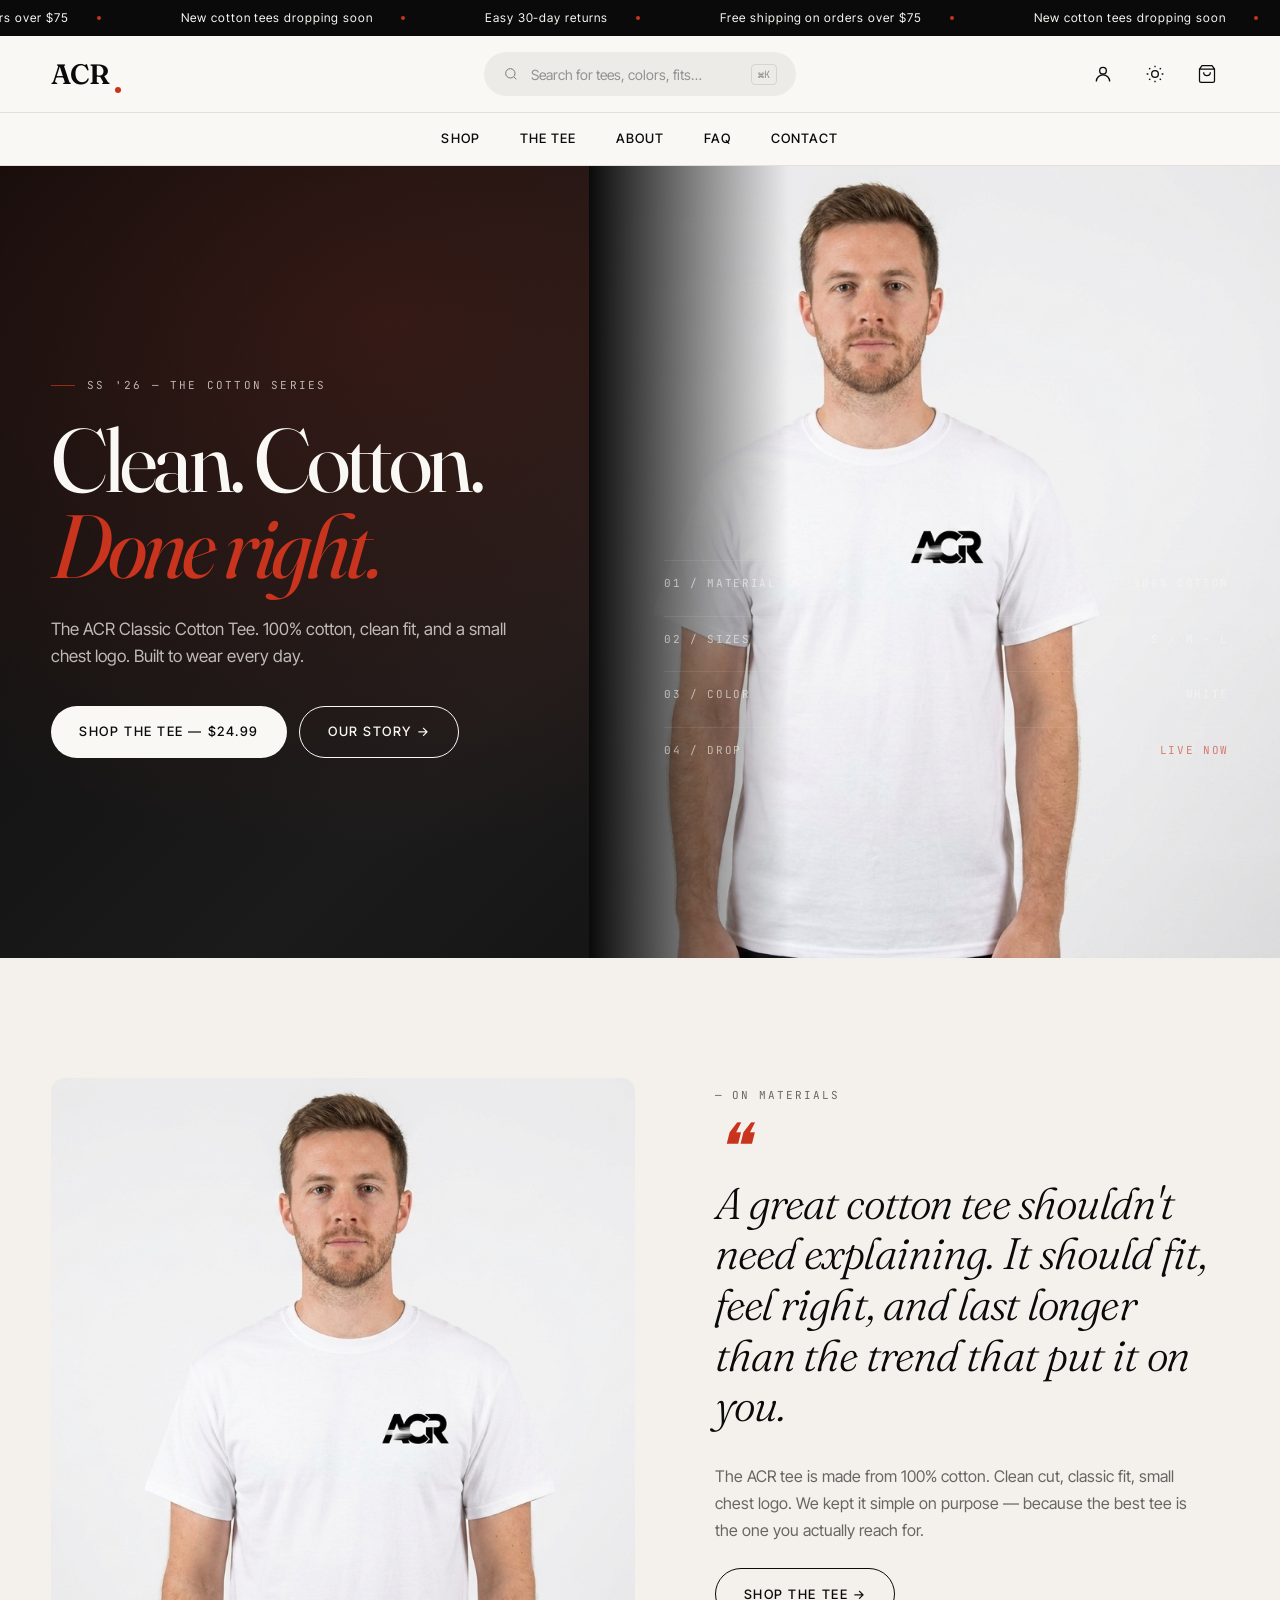
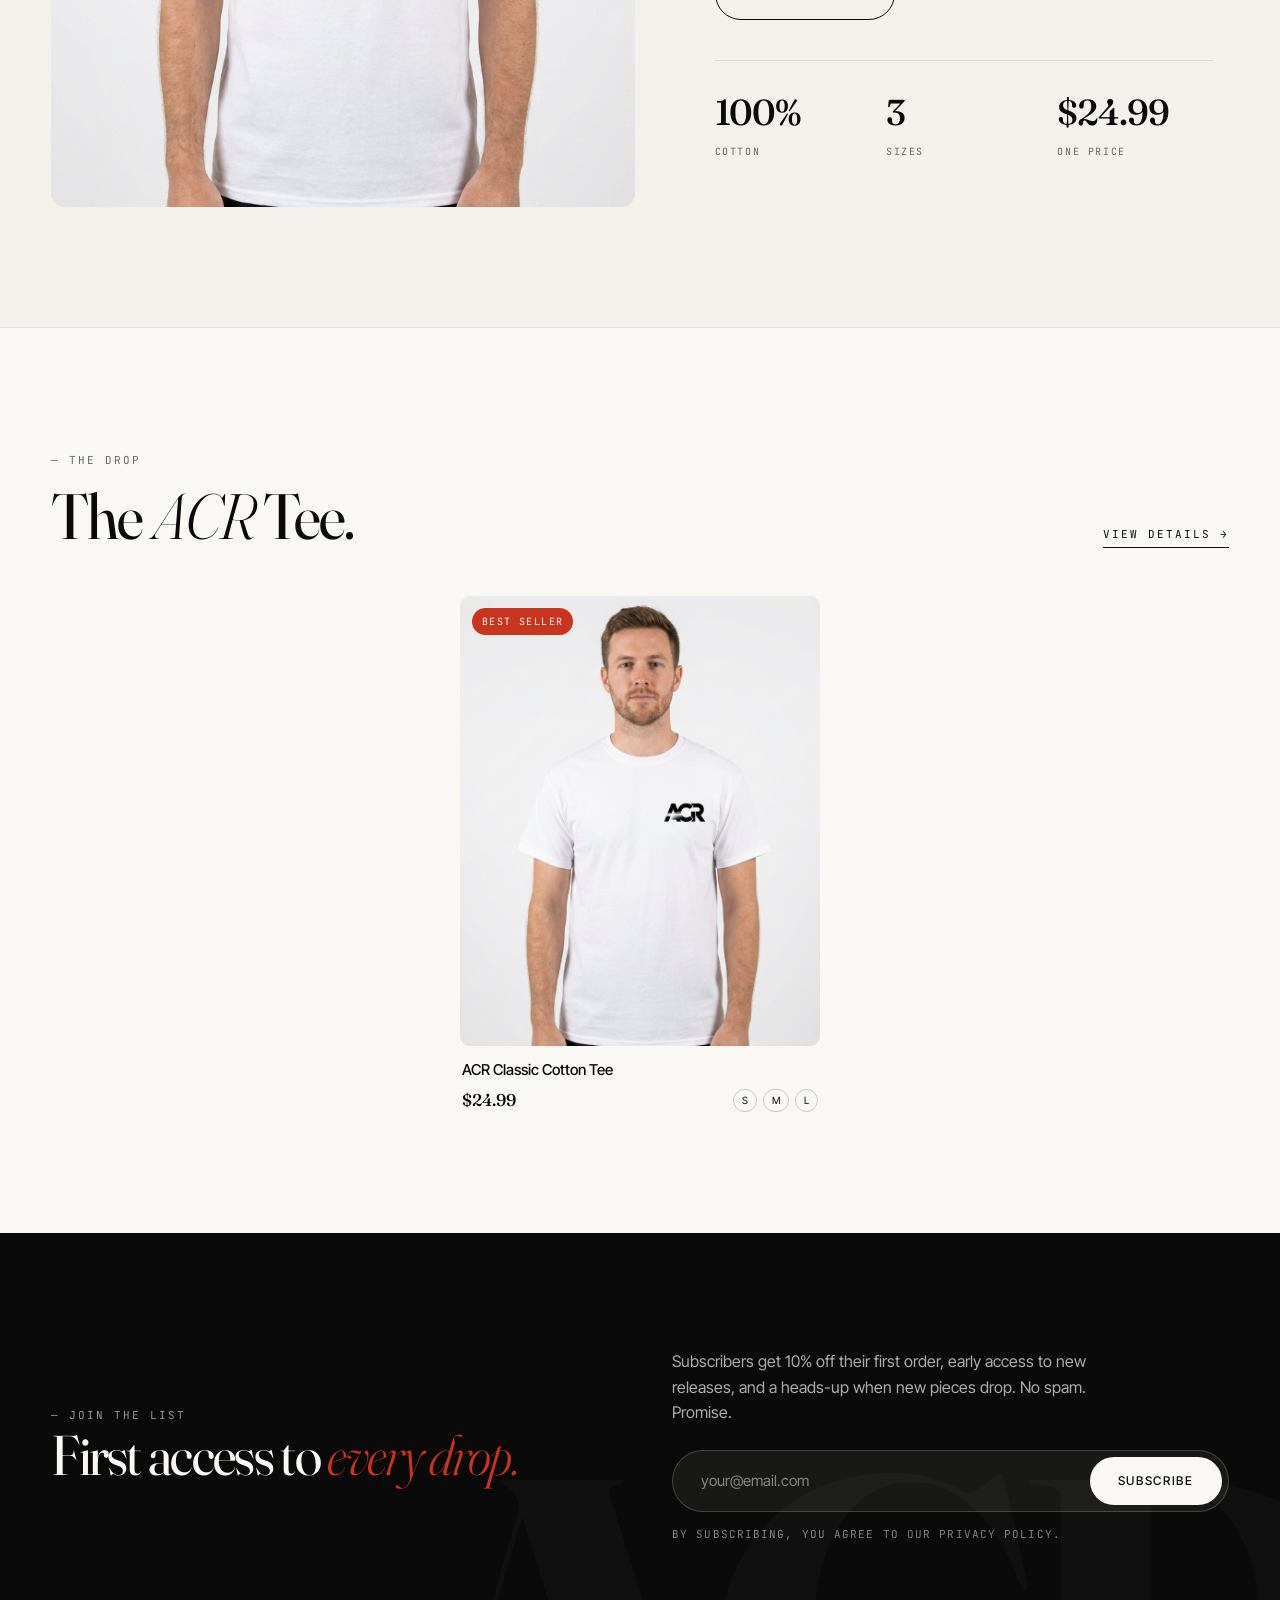
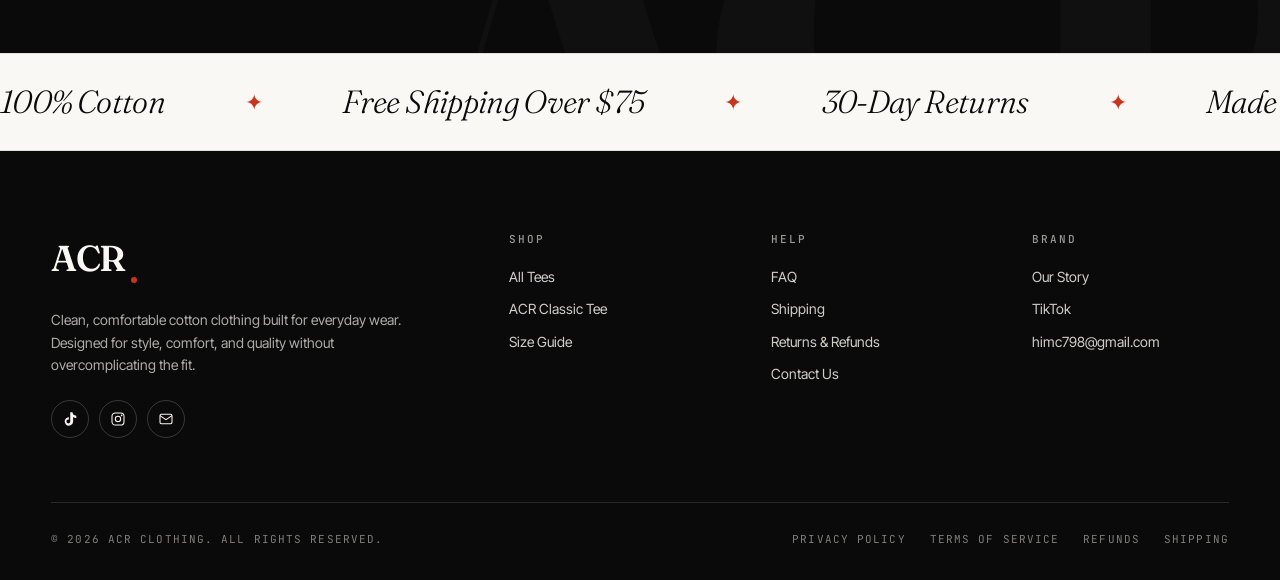
<file: index.html>
<!DOCTYPE html>
<html lang="en">
<head>
  <meta charset="UTF-8" />
  <meta name="viewport" content="width=device-width, initial-scale=1.0" />
  <title>ACR — Premium 100% Cotton Tees Built for Everyday Wear</title>
  <link rel="icon" type="image/svg+xml" href="favicon.svg" />
  <link rel="icon" type="image/png" sizes="32x32" href="favicon-32.png" />
  <link rel="icon" type="image/png" sizes="16x16" href="favicon-16.png" />
  <link rel="apple-touch-icon" sizes="180x180" href="favicon-180.png" />
  <meta name="theme-color" content="#0a0a0a" />

  <meta name="description" content="The ACR Classic Cotton Tee. 100% cotton, clean fit, designed for everyday wear." />
  <link rel="stylesheet" href="css/styles.css" />
</head>
<body data-page="home">

  <div data-include="header"></div>

  <!-- ============== HERO ============== -->
  <section class="hero">
    <div class="hero-bg"></div>
    <div class="hero-figure" style="background-image: url('assets/tee-model-front.jpg'); background-size: cover; background-repeat: no-repeat; background-position: center right;"></div>
    <div class="container hero-inner">
      <div class="hero-content">
        <div class="hero-eyebrow">SS '26 — The Cotton Series</div>
        <h1 class="hero-title">Clean. Cotton. <em>Done right.</em></h1>
        <p class="hero-sub">The ACR Classic Cotton Tee. 100% cotton, clean fit, and a small chest logo. Built to wear every day.</p>
        <div class="hero-actions">
          <a href="product.html" class="btn btn-light">Shop The Tee — $24.99</a>
          <a href="about.html" class="btn btn-ghost">Our Story →</a>
        </div>
      </div>

      <div class="hero-meta">
        <div class="hero-meta-row">
          <span>01 / Material</span>
          <span>100% Cotton</span>
        </div>
        <div class="hero-meta-row">
          <span>02 / Sizes</span>
          <span>S · M · L</span>
        </div>
        <div class="hero-meta-row">
          <span>03 / Color</span>
          <span>White</span>
        </div>
        <div class="hero-meta-row">
          <span>04 / Drop</span>
          <span style="color: var(--accent);">Live Now</span>
        </div>
      </div>
    </div>
  </section>

  <!-- ============== EDITORIAL SPLIT ============== -->
  <section class="edit-split">
    <div class="container edit-split-grid reveal">
      <div class="edit-image" style="background-image: url('assets/tee-model-front.jpg'); background-size: cover; background-position: center top; background-color:#faf8f4;"></div>
      <div class="edit-content">
        <span class="eyebrow">— On materials</span>
        <p class="edit-quote">A great cotton tee shouldn't need explaining. It should fit, feel right, and last longer than the trend that put it on you.</p>
        <p style="font-size: 16px; line-height: 1.7; color: var(--ink-60); margin-bottom: 24px;">
          The ACR tee is made from 100% cotton. Clean cut, classic fit, small chest logo. We kept it simple on purpose — because the best tee is the one you actually reach for.
        </p>
        <a href="product.html" class="btn btn-ghost">Shop The Tee →</a>

        <div class="edit-stats">
          <div>
            <span class="edit-stat-num">100%</span>
            <span class="edit-stat-label">Cotton</span>
          </div>
          <div>
            <span class="edit-stat-num">3</span>
            <span class="edit-stat-label">Sizes</span>
          </div>
          <div>
            <span class="edit-stat-num">$24.99</span>
            <span class="edit-stat-label">One Price</span>
          </div>
        </div>
      </div>
    </div>
  </section>

  <hr class="divider" />

  <!-- ============== FEATURED PRODUCT ============== -->
  <section>
    <div class="container">
      <div class="section-head reveal">
        <div class="section-head-content">
          <span class="eyebrow">— The drop</span>
          <h2 class="section-title">The <em>ACR</em> Tee.</h2>
        </div>
        <a href="product.html" class="section-link">View Details →</a>
      </div>

      <div class="product-grid reveal" id="best-sellers" style="grid-template-columns: minmax(280px, 360px); justify-content: center; max-width: 360px; margin: 0 auto;"></div>
    </div>
  </section>

  <!-- ============== NEWSLETTER ============== -->
  <section class="newsletter">
    <div class="container newsletter-inner">
      <div>
        <span class="eyebrow" style="color: rgba(244,241,236,0.6);">— Join the list</span>
        <h2 class="newsletter-title">First access to <em>every drop.</em></h2>
      </div>
      <div>
        <p style="font-size: 16px; line-height: 1.6; color: rgba(244,241,236,0.7); max-width: 420px;">
          Subscribers get 10% off their first order, early access to new releases, and a heads-up when new pieces drop. No spam. Promise.
        </p>
        <form class="newsletter-form">
          <input type="email" placeholder="your@email.com" required />
          <button type="submit">Subscribe</button>
        </form>
        <p class="newsletter-fineprint">By subscribing, you agree to our privacy policy.</p>
      </div>
    </div>
  </section>

  <div data-include="footer"></div>
  <div data-include="drawer"></div>
  <div data-include="popup"></div>

  <script src="js/products.js"></script>
  <script src="js/partials.js"></script>
  <script src="js/app.js"></script>
</body>
</html>
</file>
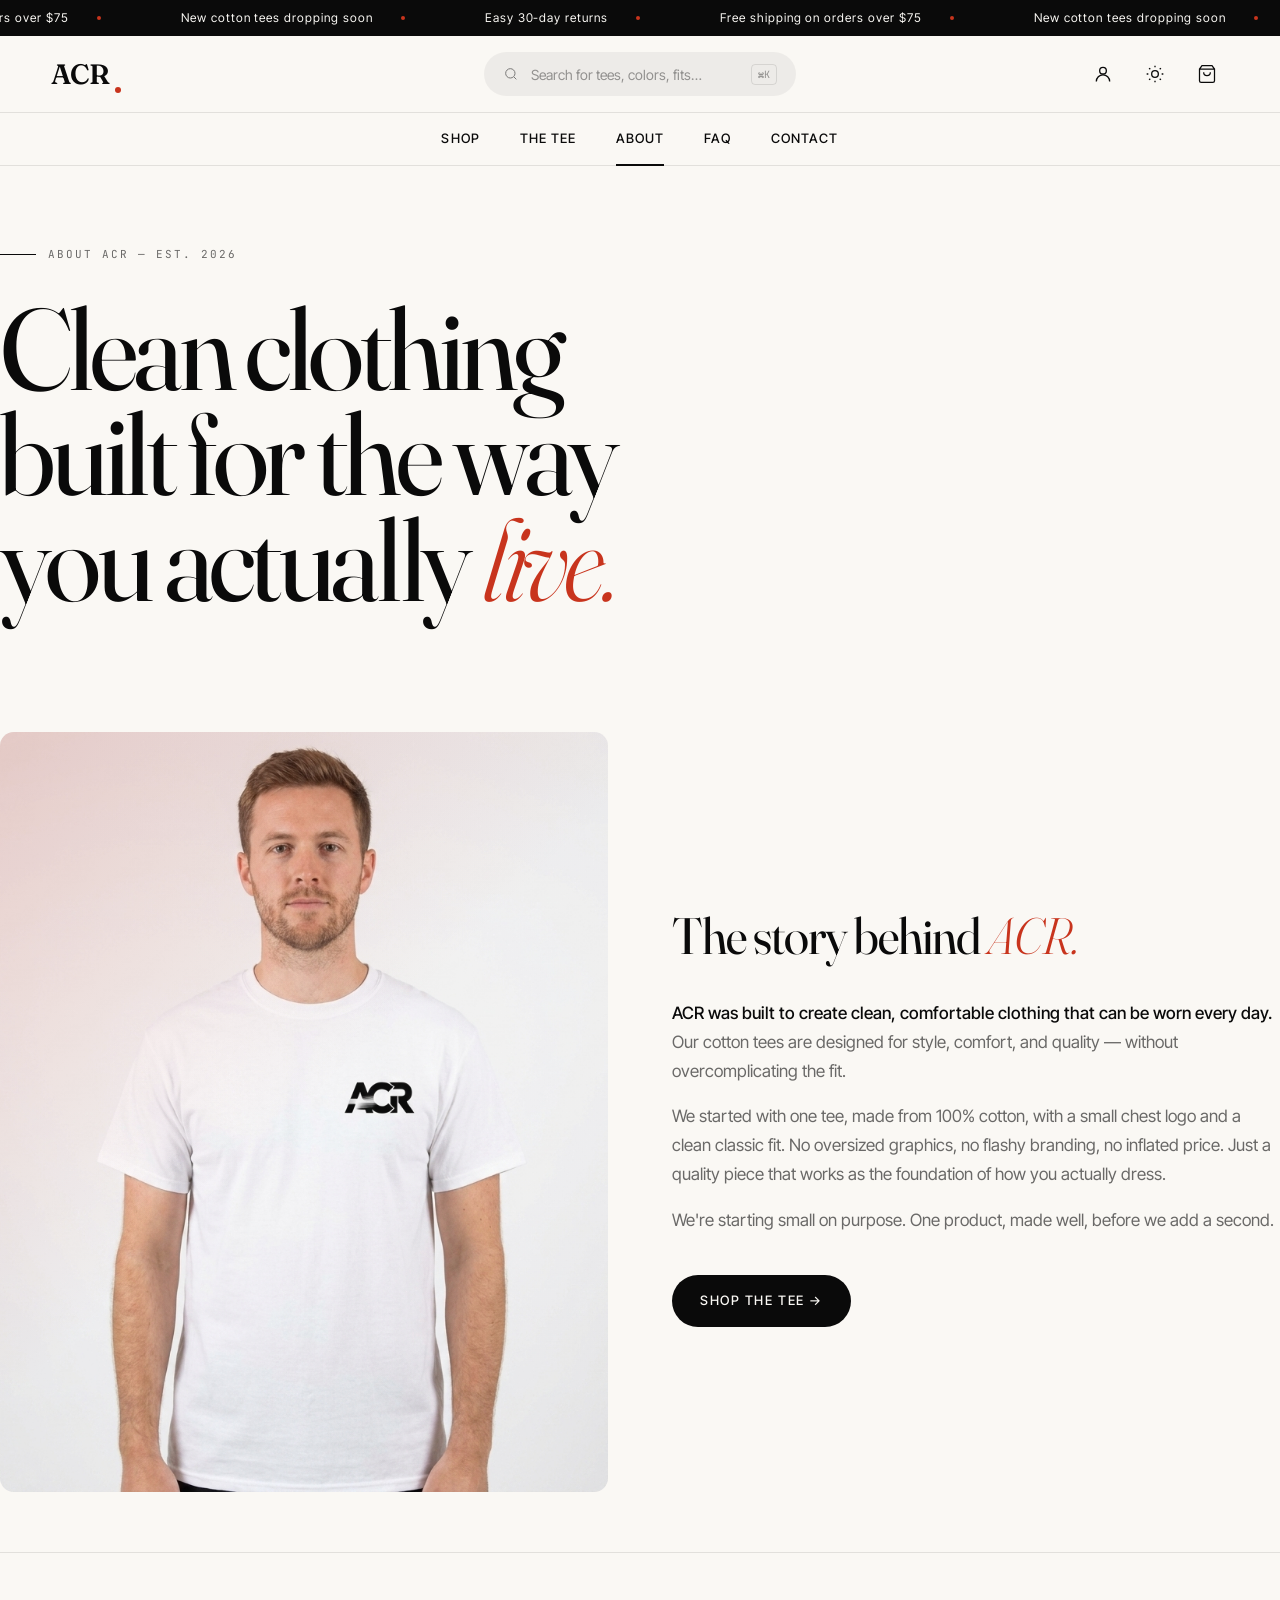
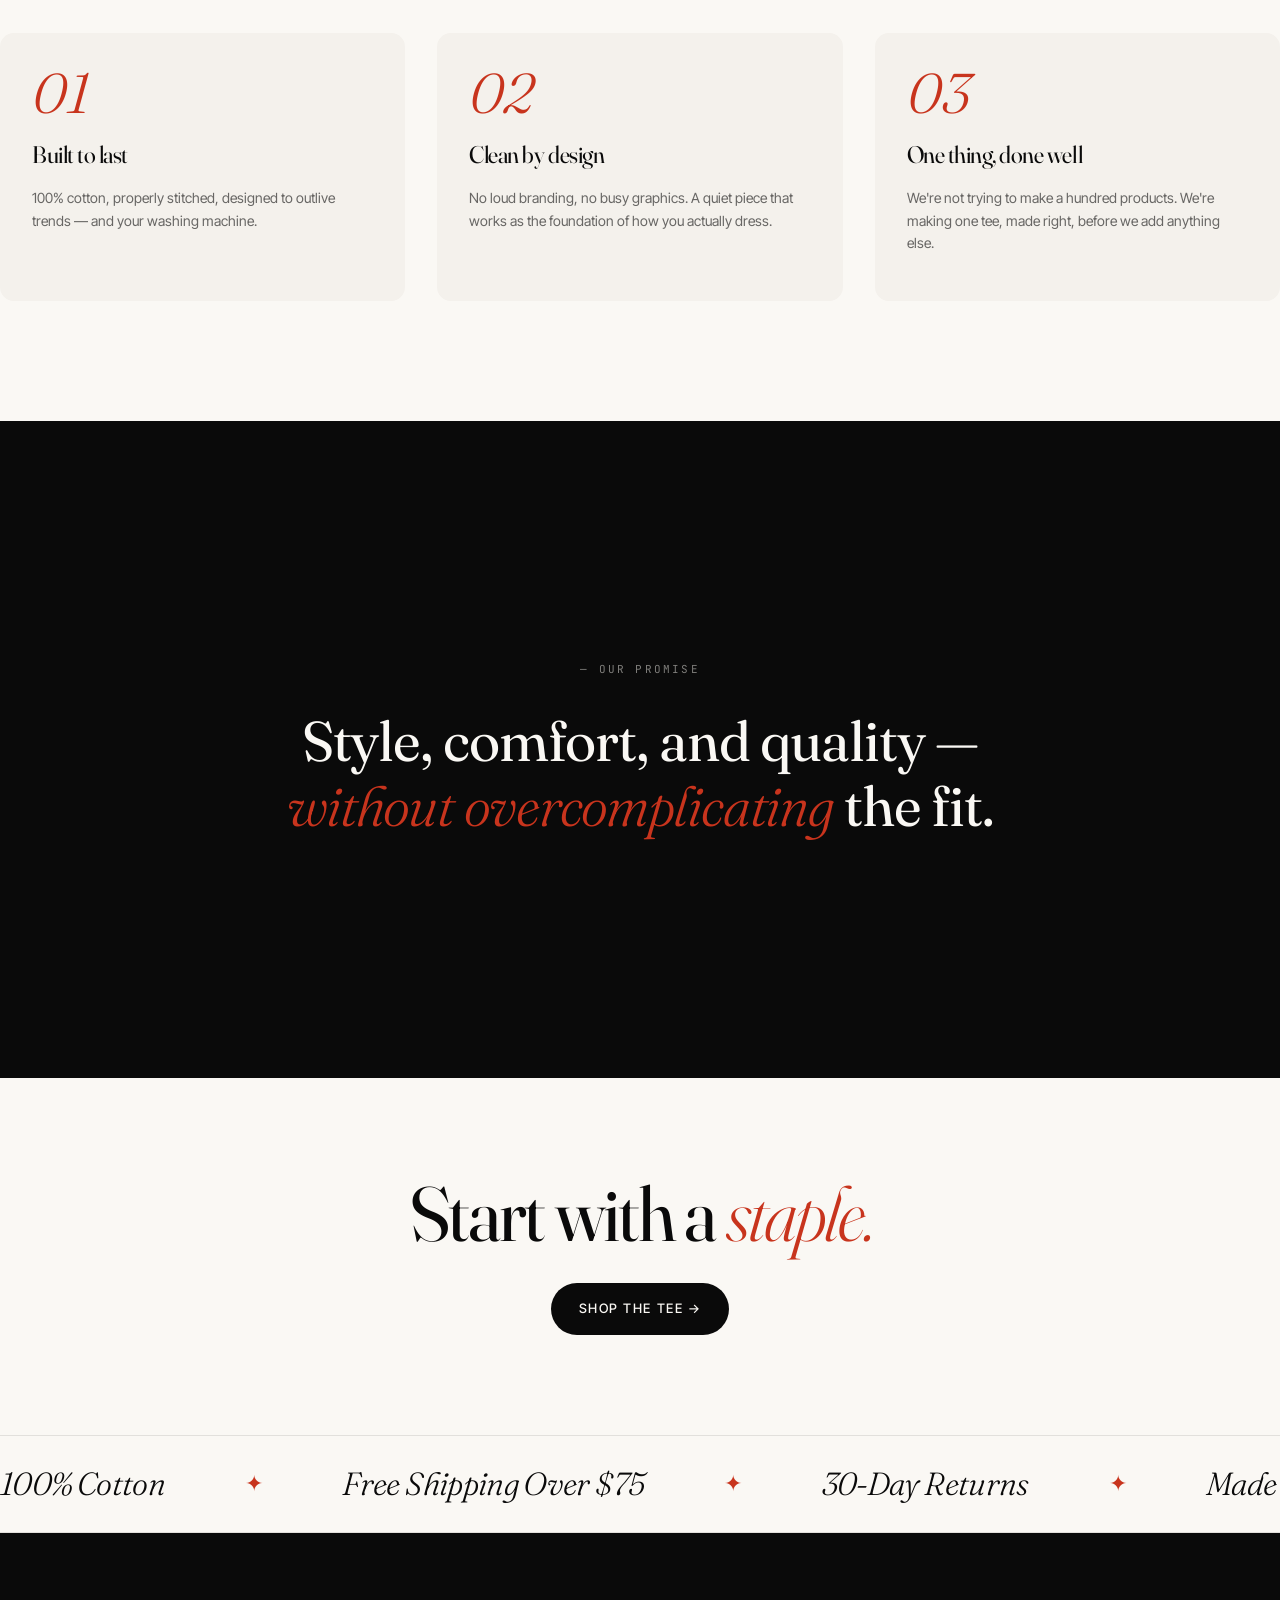
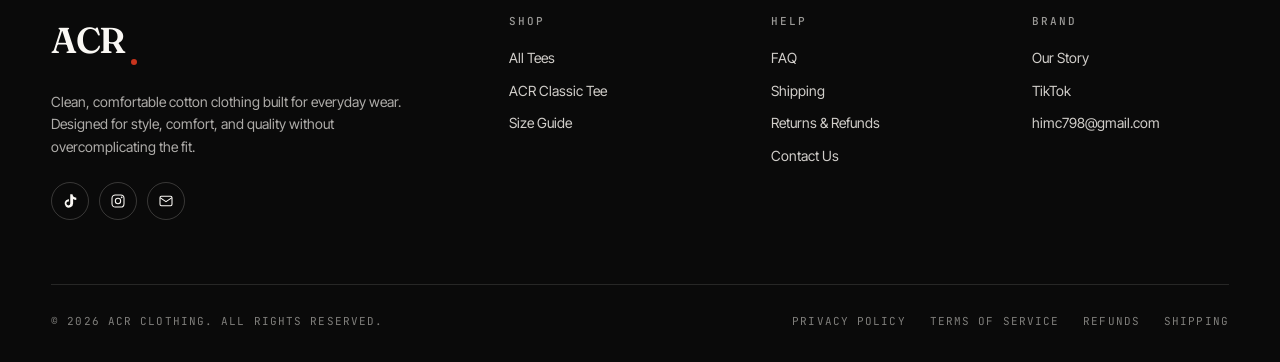
<file: about.html>
<!DOCTYPE html>
<html lang="en">
<head>
  <meta charset="UTF-8" />
  <meta name="viewport" content="width=device-width, initial-scale=1.0" />
  <title>About — ACR</title>
  <link rel="icon" type="image/svg+xml" href="favicon.svg" />
  <link rel="icon" type="image/png" sizes="32x32" href="favicon-32.png" />
  <link rel="icon" type="image/png" sizes="16x16" href="favicon-16.png" />
  <link rel="apple-touch-icon" sizes="180x180" href="favicon-180.png" />
  <meta name="theme-color" content="#0a0a0a" />

  <meta name="description" content="ACR was built to create clean, comfortable clothing that can be worn every day." />
  <link rel="stylesheet" href="css/styles.css" />
</head>
<body data-page="about">

  <div data-include="header"></div>

  <!-- ============== HERO ============== -->
  <section class="container about-hero reveal">
    <div style="display:flex;align-items:center;gap:12px;margin-bottom:32px;">
      <span style="width:36px;height:1px;background:var(--ink);"></span>
      <span style="font-family:var(--font-mono);font-size:11px;letter-spacing:0.18em;text-transform:uppercase;color:var(--ink-60);">
        About ACR — Est. 2026
      </span>
    </div>
    <h1>
      Clean clothing<br />
      built for the way<br />
      you actually <em>live.</em>
    </h1>
  </section>

  <!-- ============== STORY ============== -->
  <section class="container about-grid reveal">
    <div class="about-image" style="background-color:#faf8f4;">
      <img src="assets/tee-model-front.jpg" alt="ACR Classic Cotton Tee" style="width:100%;height:100%;object-fit:cover;" />
    </div>
    <div class="about-content">
      <h2>The story behind <em style="font-style:italic;font-weight:300;color:var(--accent);">ACR.</em></h2>
      <p>
        <strong>ACR was built to create clean, comfortable clothing that can be worn every day.</strong>
        Our cotton tees are designed for style, comfort, and quality — without overcomplicating the fit.
      </p>
      <p>
        We started with one tee, made from 100% cotton, with a small chest logo and a clean classic fit. No oversized graphics, no flashy branding, no inflated price. Just a quality piece that works as the foundation of how you actually dress.
      </p>
      <p>
        We're starting small on purpose. One product, made well, before we add a second.
      </p>
      <a href="product.html" class="btn btn-primary" style="margin-top:24px;">Shop The Tee →</a>
    </div>
  </section>

  <!-- ============== VALUES ============== -->
  <section class="container values-row reveal">
    <article class="value-card">
      <div class="value-num">01</div>
      <h3>Built to last</h3>
      <p>100% cotton, properly stitched, designed to outlive trends — and your washing machine.</p>
    </article>
    <article class="value-card">
      <div class="value-num">02</div>
      <h3>Clean by design</h3>
      <p>No loud branding, no busy graphics. A quiet piece that works as the foundation of how you actually dress.</p>
    </article>
    <article class="value-card">
      <div class="value-num">03</div>
      <h3>One thing, done well</h3>
      <p>We're not trying to make a hundred products. We're making one tee, made right, before we add anything else.</p>
    </article>
  </section>

  <!-- ============== EDITORIAL QUOTE ============== -->
  <section style="background:var(--ink);color:var(--paper);margin-top:40px;">
    <div class="container reveal" style="padding:120px 0;text-align:center;">
      <div style="font-family:var(--font-mono);font-size:11px;letter-spacing:0.2em;text-transform:uppercase;color:rgba(244,241,236,0.5);margin-bottom:32px;">
        — Our promise
      </div>
      <p style="font-family:var(--font-display);font-size:clamp(28px,4.5vw,56px);line-height:1.15;letter-spacing:-0.02em;font-weight:400;max-width:1100px;margin:0 auto;">
        Style, comfort, and quality —<br />
        <em style="font-style:italic;font-weight:300;color:var(--accent);">without overcomplicating</em> the fit.
      </p>
    </div>
  </section>

  <!-- ============== CTA ============== -->
  <section class="container reveal" style="padding:100px 0;text-align:center;">
    <h2 style="font-family:var(--font-display);font-size:clamp(40px,6vw,80px);letter-spacing:-0.03em;line-height:0.95;font-weight:400;margin-bottom:32px;">
      Start with a <em style="font-style:italic;font-weight:300;color:var(--accent);">staple.</em>
    </h2>
    <a href="product.html" class="btn btn-primary">Shop The Tee →</a>
  </section>

  <div data-include="footer"></div>
  <div data-include="drawer"></div>

  <script src="js/products.js"></script>
  <script src="js/partials.js"></script>
  <script src="js/app.js"></script>
</body>
</html>
</file>
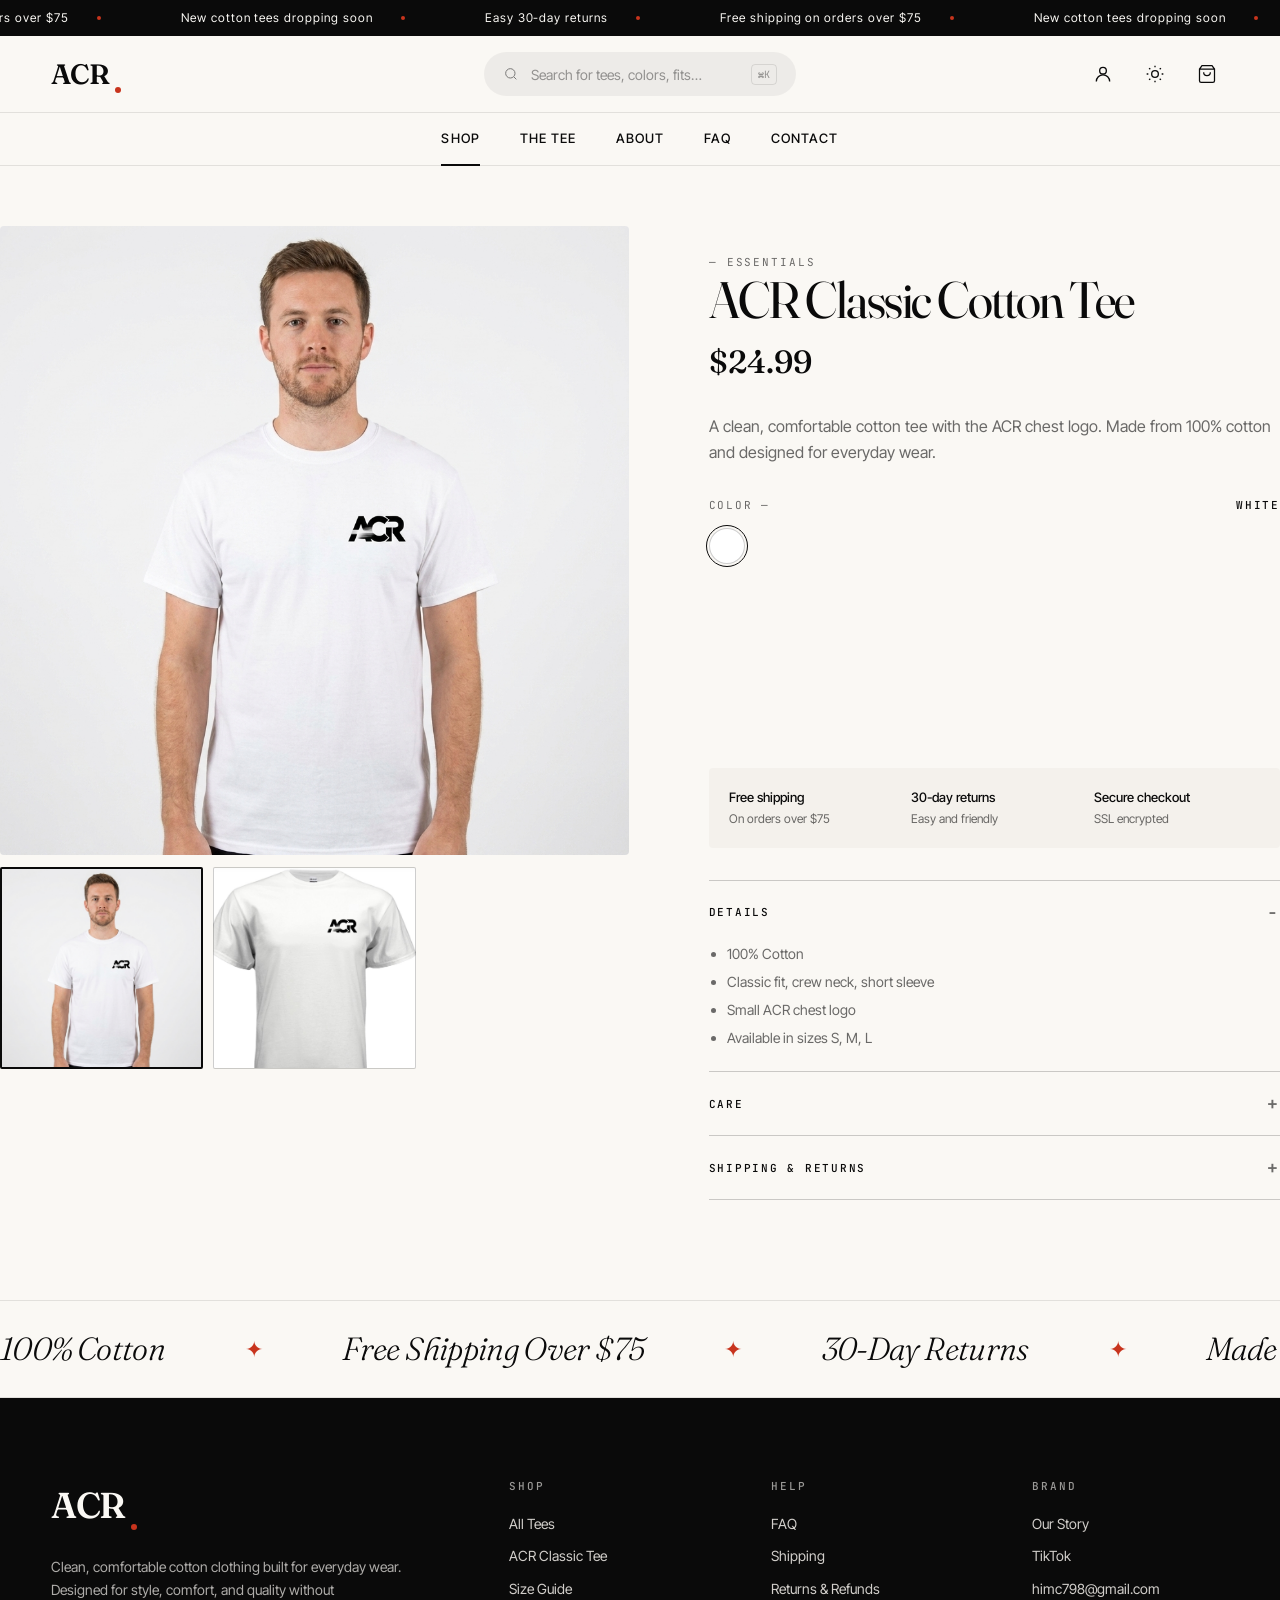
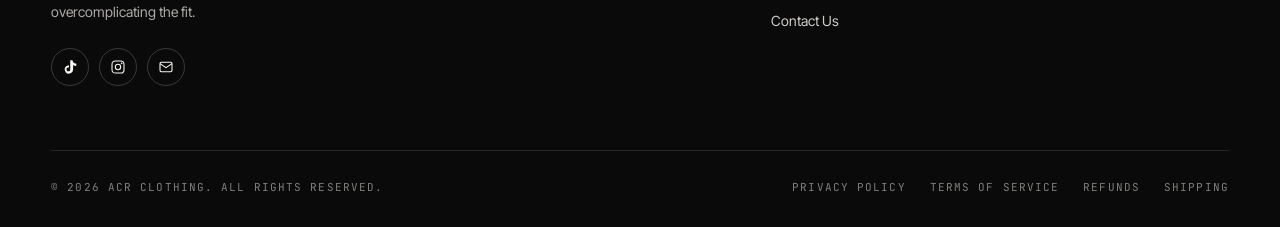
<file: cart.html>
<!DOCTYPE html>
<html lang="en">
<head>
  <meta charset="UTF-8" />
  <title>Cart — ACR</title>
  <link rel="icon" type="image/svg+xml" href="favicon.svg" />
  <link rel="icon" type="image/png" sizes="32x32" href="favicon-32.png" />
  <link rel="icon" type="image/png" sizes="16x16" href="favicon-16.png" />
  <link rel="apple-touch-icon" sizes="180x180" href="favicon-180.png" />
  <meta name="theme-color" content="#0a0a0a" />

  <meta http-equiv="refresh" content="0; url=product.html" />
  <link rel="canonical" href="product.html" />
</head>
<body>
  <p>Redirecting to your cart… <a href="product.html">Click here if not redirected.</a></p>
  <script>window.location.replace('product.html');</script>
</body>
</html>
</file>
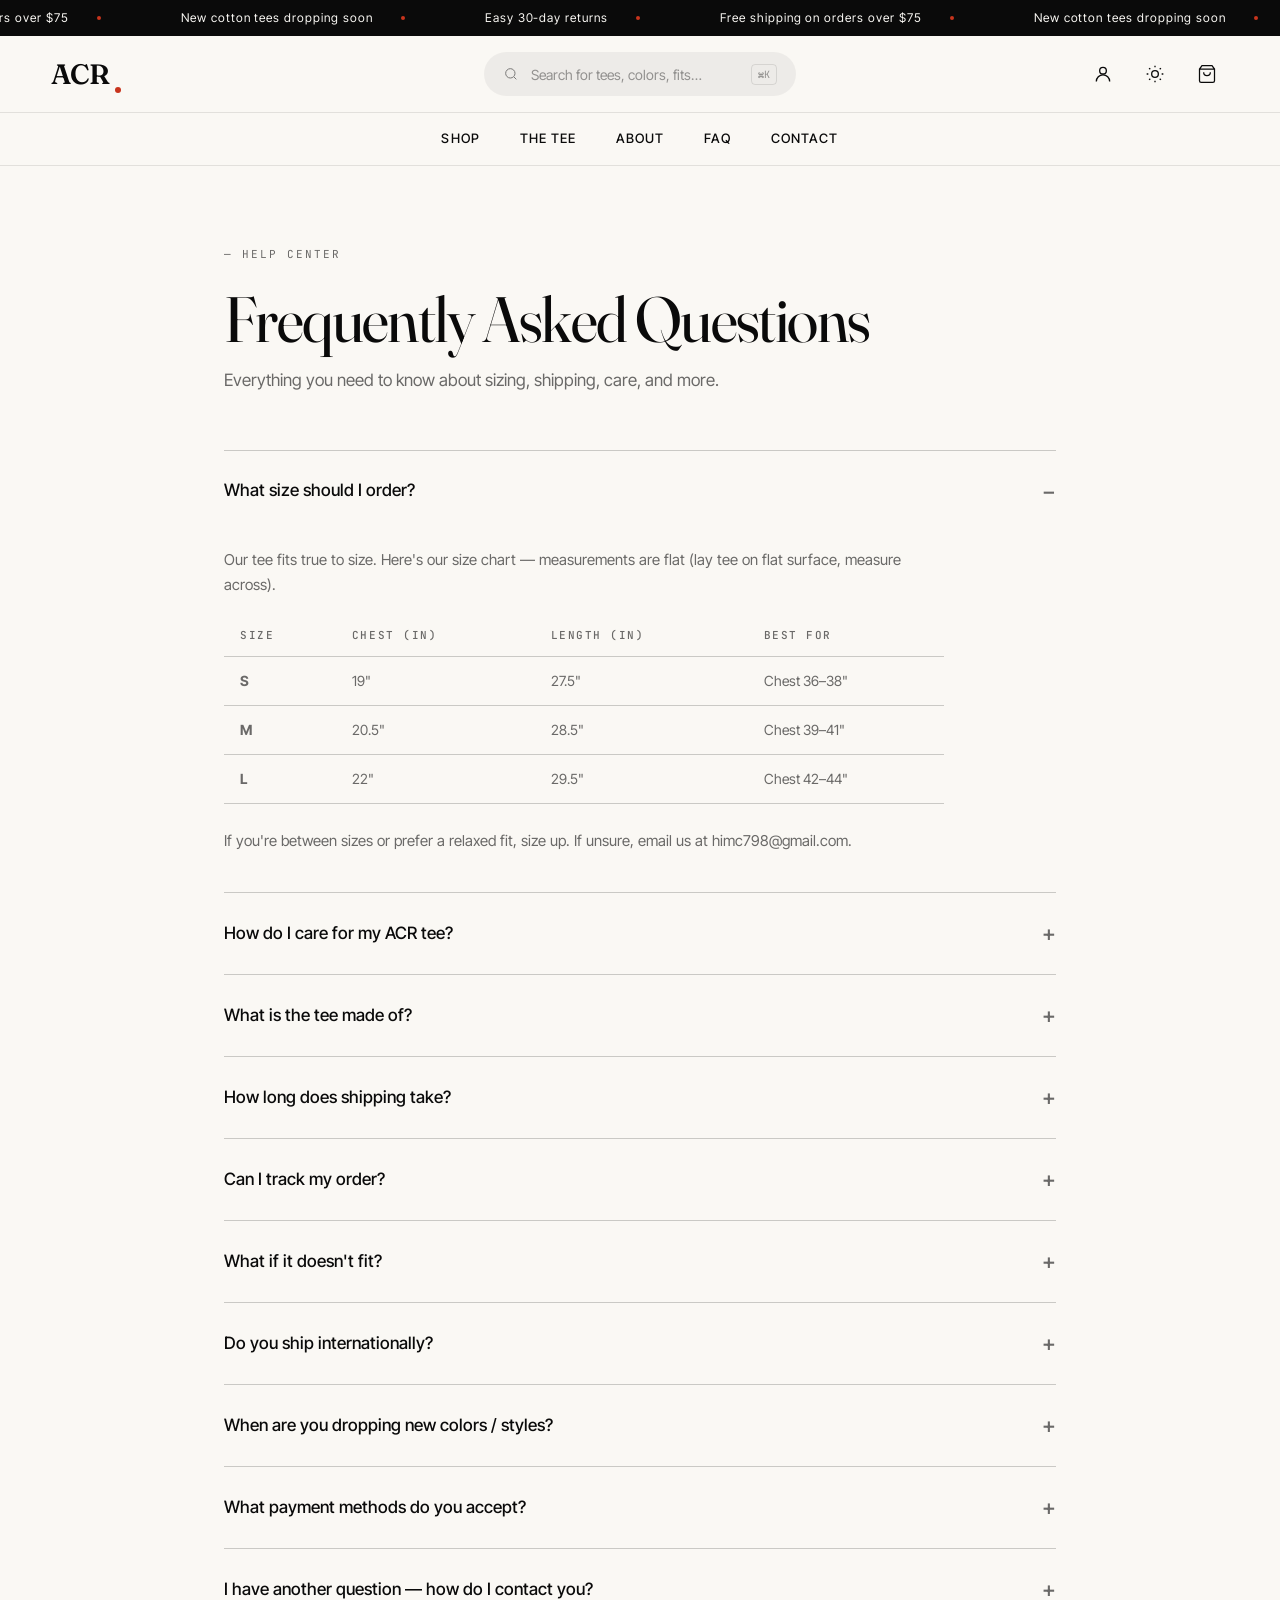
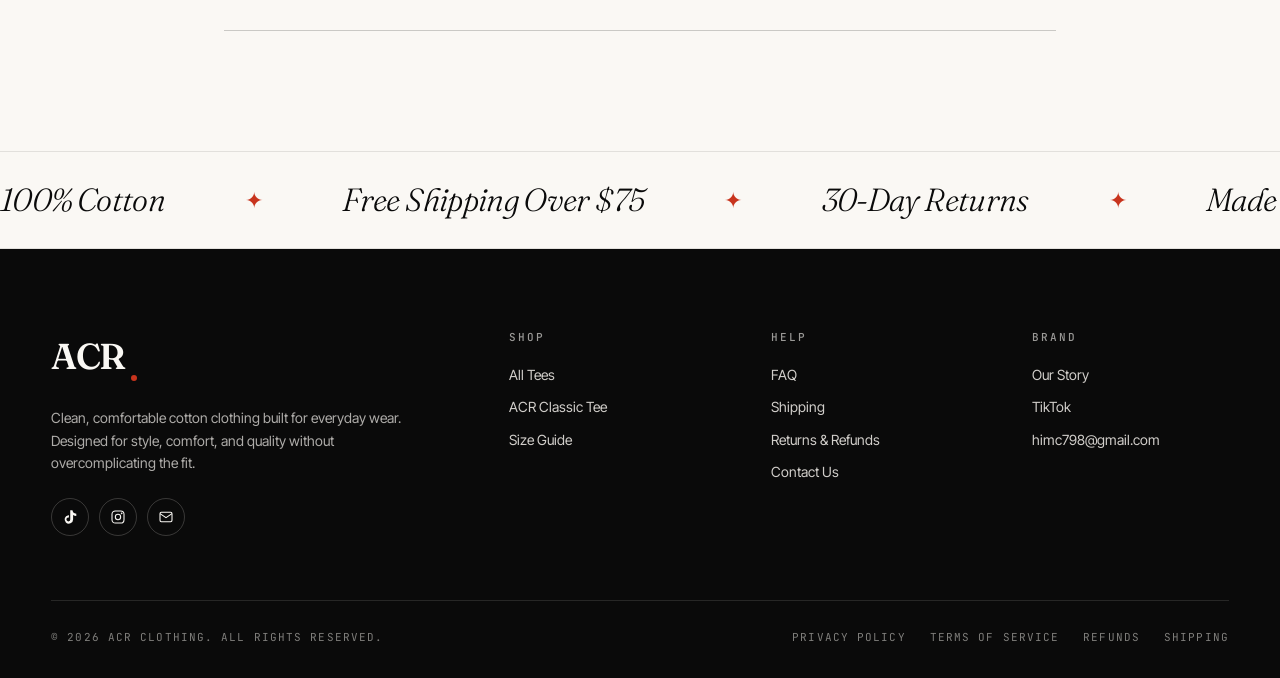
<file: faq.html>
<!DOCTYPE html>
<html lang="en">
<head>
  <meta charset="UTF-8" />
  <meta name="viewport" content="width=device-width, initial-scale=1.0" />
  <title>FAQ — ACR</title>
  <link rel="icon" type="image/svg+xml" href="favicon.svg" />
  <link rel="icon" type="image/png" sizes="32x32" href="favicon-32.png" />
  <link rel="icon" type="image/png" sizes="16x16" href="favicon-16.png" />
  <link rel="apple-touch-icon" sizes="180x180" href="favicon-180.png" />
  <meta name="theme-color" content="#0a0a0a" />

  <meta name="description" content="Common questions about sizing, shipping, returns, and care for ACR cotton tees." />
  <link rel="stylesheet" href="css/styles.css" />
</head>
<body data-page="legal">

  <div data-include="header"></div>

  <main class="faq-page">
    <div class="legal-eyebrow">— Help center</div>
    <h1 class="legal-title">Frequently Asked Questions</h1>
    <p style="font-size:17px; line-height:1.6; color:var(--ink-60); max-width:600px; margin-top:16px;">
      Everything you need to know about sizing, shipping, care, and more.
    </p>

    <div class="faq-list">

      <details class="faq-item" open id="size-guide">
        <summary>What size should I order?</summary>
        <div class="answer">
          <p>Our tee fits true to size. Here's our size chart — measurements are flat (lay tee on flat surface, measure across).</p>
          <table class="size-table">
            <thead>
              <tr><th>Size</th><th>Chest (in)</th><th>Length (in)</th><th>Best for</th></tr>
            </thead>
            <tbody>
              <tr><td><strong>S</strong></td><td>19"</td><td>27.5"</td><td>Chest 36–38"</td></tr>
              <tr><td><strong>M</strong></td><td>20.5"</td><td>28.5"</td><td>Chest 39–41"</td></tr>
              <tr><td><strong>L</strong></td><td>22"</td><td>29.5"</td><td>Chest 42–44"</td></tr>
            </tbody>
          </table>
          <p>If you're between sizes or prefer a relaxed fit, size up. If unsure, email us at <a href="mailto:himc798@gmail.com">himc798@gmail.com</a>.</p>
        </div>
      </details>

      <details class="faq-item">
        <summary>How do I care for my ACR tee?</summary>
        <div class="answer">
          <p>To keep your tee looking great:</p>
          <ul>
            <li>Machine wash cold with like colors</li>
            <li>Tumble dry low or hang dry</li>
            <li>Do not bleach</li>
            <li>Iron inside out on low heat if needed</li>
            <li>Wash inside out to preserve the chest logo</li>
          </ul>
          <p>Following these will help the tee soften with each wash and keep its shape for years.</p>
        </div>
      </details>

      <details class="faq-item">
        <summary>What is the tee made of?</summary>
        <div class="answer">
          <p><strong>100% cotton.</strong> Mid-weight, soft hand, classic crew neck. We chose 100% cotton for breathability, comfort, and longevity. The small chest logo is screen-printed and built to last through hundreds of washes.</p>
        </div>
      </details>

      <details class="faq-item">
        <summary>How long does shipping take?</summary>
        <div class="answer">
          <p><strong>Standard shipping:</strong> 4–7 business days total (1–2 days processing + 3–5 days transit).<br/>
          <strong>Expedited shipping:</strong> 3 business days total.</p>
          <p>Free standard shipping on orders over $75. Every order includes tracking. Full details in our <a href="shipping.html">Shipping Policy</a>.</p>
        </div>
      </details>

      <details class="faq-item">
        <summary>Can I track my order?</summary>
        <div class="answer">
          <p>Yes — once your order ships, you'll get a confirmation email with a tracking number. You can also use the Shop app for real-time tracking and delivery notifications.</p>
        </div>
      </details>

      <details class="faq-item">
        <summary>What if it doesn't fit?</summary>
        <div class="answer">
          <p>No problem. We offer easy <strong>30-day returns and exchanges</strong> on unworn items. Email <a href="mailto:himc798@gmail.com">himc798@gmail.com</a> with your order number and we'll send return instructions within 24 hours. Full details in our <a href="refund.html">Refund Policy</a>.</p>
        </div>
      </details>

      <details class="faq-item">
        <summary>Do you ship internationally?</summary>
        <div class="answer">
          <p>Not yet. We currently ship across the United States only. International shipping is on the roadmap — <a href="index.html#newsletter">join our list</a> to be the first to know when it launches.</p>
        </div>
      </details>

      <details class="faq-item">
        <summary>When are you dropping new colors / styles?</summary>
        <div class="answer">
          <p>We're starting with one tee — done right — before adding more. New colors and styles are coming, but we don't have a fixed schedule yet. Subscribers and TikTok followers get first access to every drop.</p>
          <p><a href="https://www.tiktok.com/@acrclothing" target="_blank" rel="noopener">Follow us on TikTok →</a></p>
        </div>
      </details>

      <details class="faq-item">
        <summary>What payment methods do you accept?</summary>
        <div class="answer">
          <p>We accept all major credit and debit cards, plus Shop Pay, Apple Pay, and Google Pay. Checkout is secure and SSL-encrypted.</p>
        </div>
      </details>

      <details class="faq-item">
        <summary>I have another question — how do I contact you?</summary>
        <div class="answer">
          <p>Email <a href="mailto:himc798@gmail.com">himc798@gmail.com</a> and we'll respond within 1 business day. You can also use the chat icon in the bottom corner of any page during business hours.</p>
        </div>
      </details>

    </div>
  </main>

  <div data-include="footer"></div>
  <div data-include="drawer"></div>

  <script src="js/products.js"></script>
  <script src="js/partials.js"></script>
  <script src="js/app.js"></script>
  <script>
    // Auto-open the matching FAQ if URL has #anchor
    document.addEventListener('DOMContentLoaded', () => {
      if (location.hash) {
        const target = document.querySelector(location.hash);
        if (target && target.tagName === 'DETAILS') {
          target.open = true;
          setTimeout(() => target.scrollIntoView({behavior:'smooth', block:'start'}), 100);
        }
      }
    });
  </script>
</body>
</html>
</file>
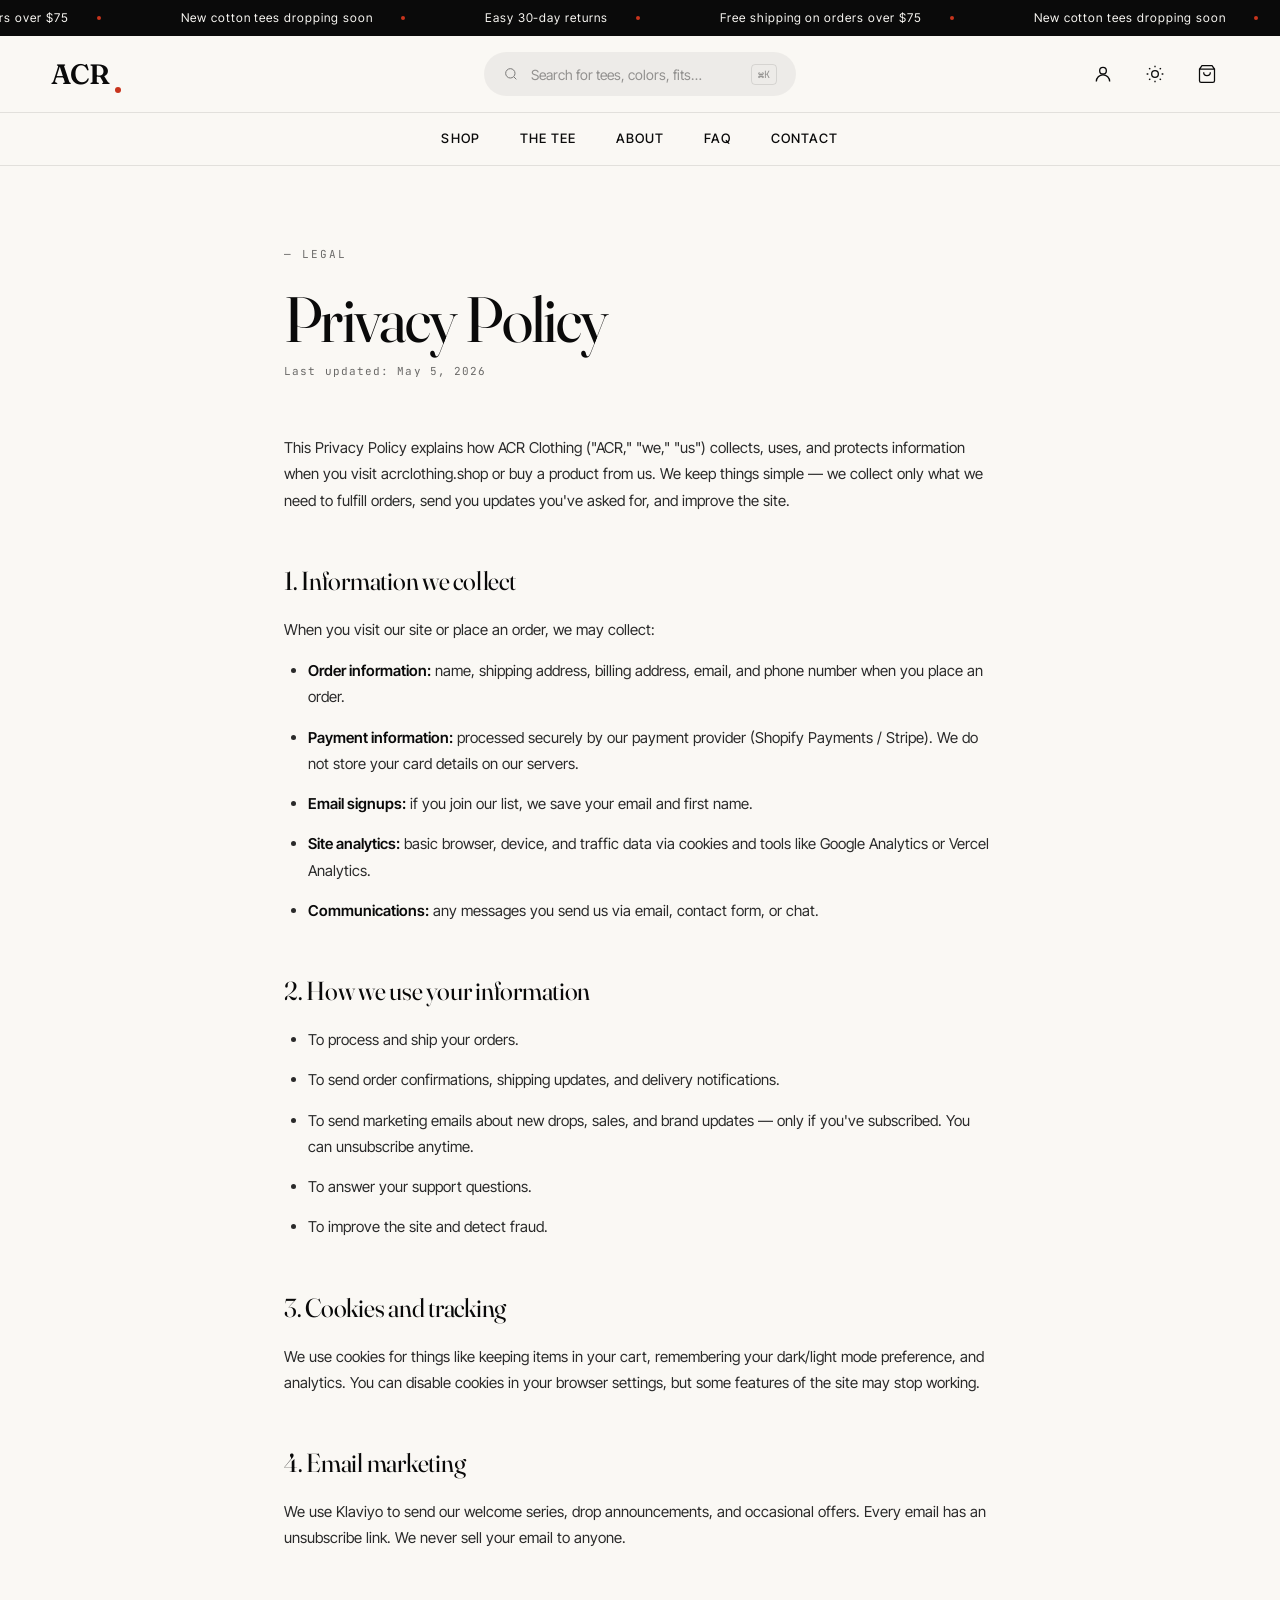
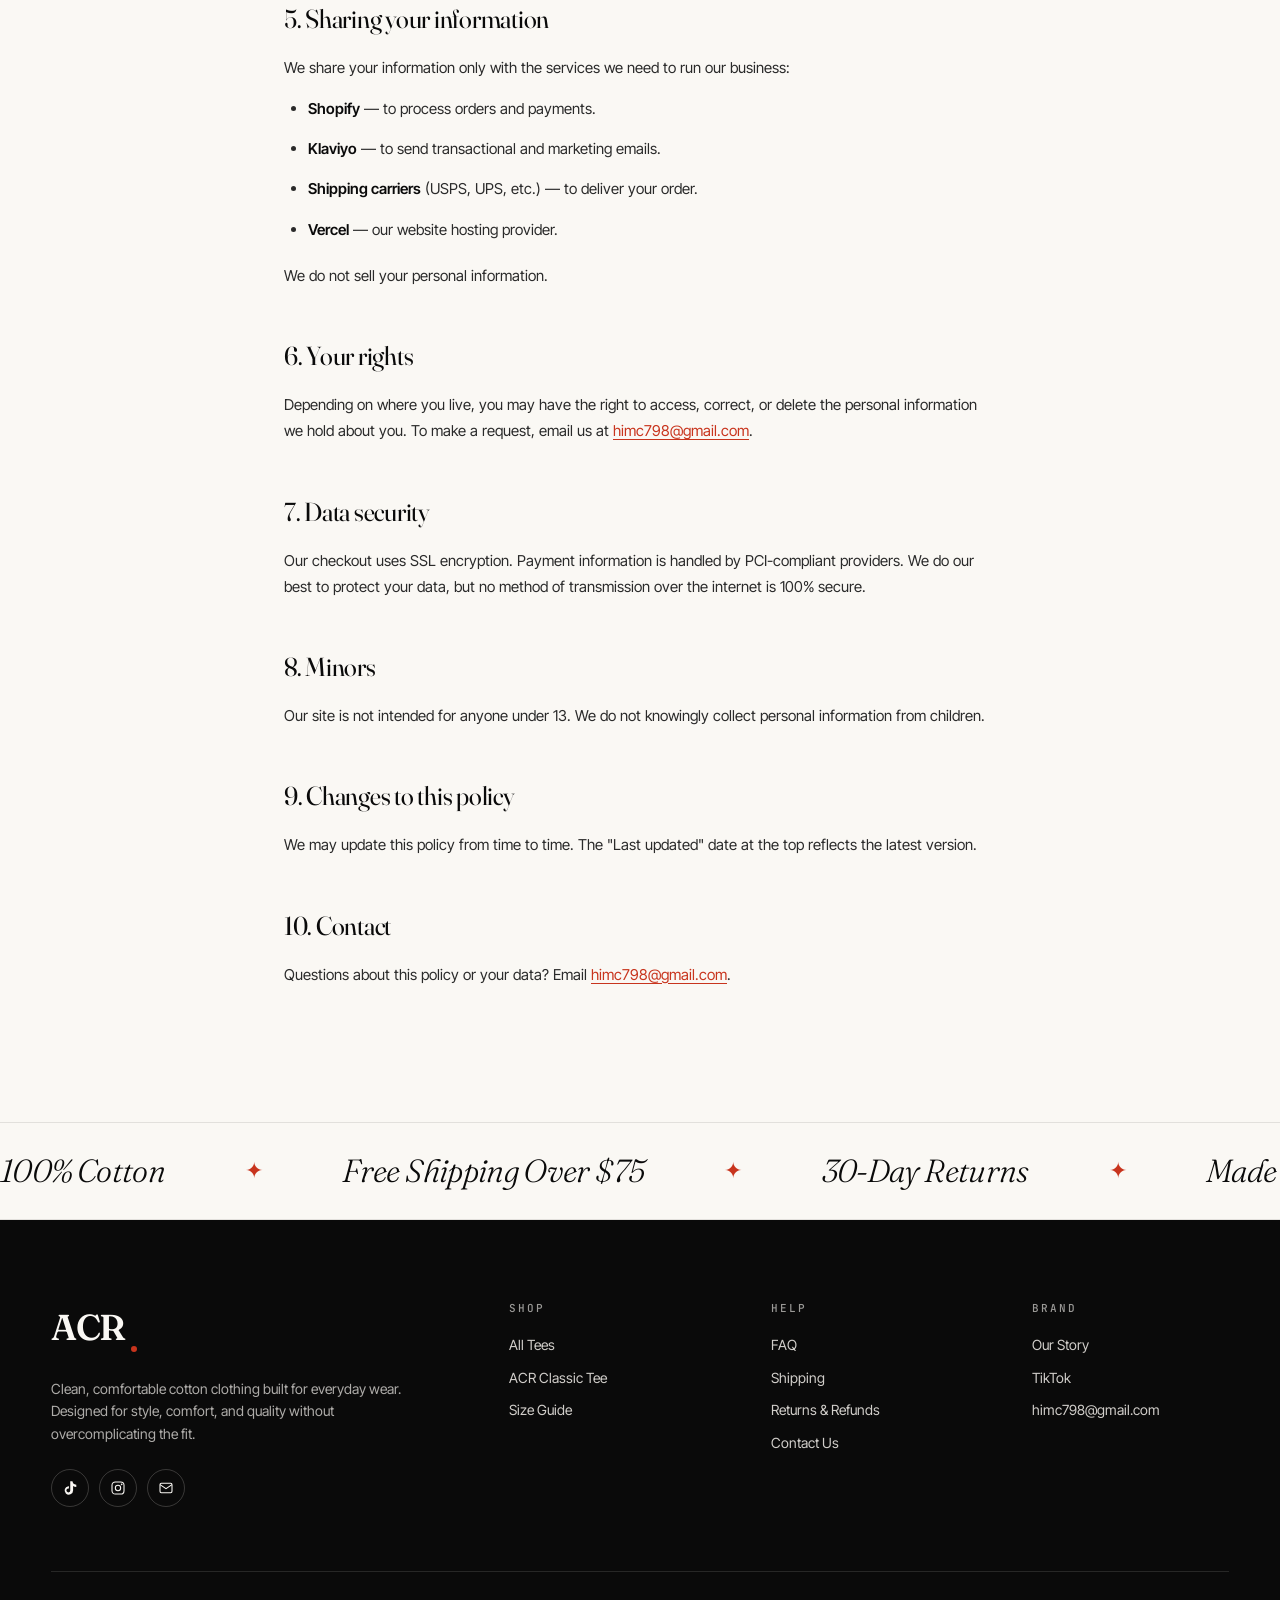
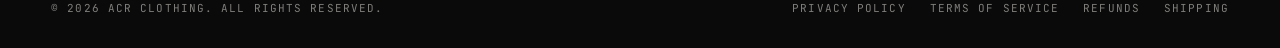
<file: privacy.html>
<!DOCTYPE html>
<html lang="en">
<head>
  <meta charset="UTF-8" />
  <meta name="viewport" content="width=device-width, initial-scale=1.0" />
  <title>Privacy Policy — ACR</title>
  <link rel="icon" type="image/svg+xml" href="favicon.svg" />
  <link rel="icon" type="image/png" sizes="32x32" href="favicon-32.png" />
  <link rel="icon" type="image/png" sizes="16x16" href="favicon-16.png" />
  <link rel="apple-touch-icon" sizes="180x180" href="favicon-180.png" />
  <meta name="theme-color" content="#0a0a0a" />

  <meta name="description" content="ACR Clothing privacy policy. How we collect, use, and protect your personal information." />
  <link rel="stylesheet" href="css/styles.css" />
</head>
<body data-page="legal">

  <div data-include="header"></div>

  <main class="legal-page">
    <div class="legal-eyebrow">— Legal</div>
    <h1 class="legal-title">Privacy Policy</h1>
    <div class="legal-updated">Last updated: May 5, 2026</div>

    <p>This Privacy Policy explains how ACR Clothing ("ACR," "we," "us") collects, uses, and protects information when you visit acrclothing.shop or buy a product from us. We keep things simple — we collect only what we need to fulfill orders, send you updates you've asked for, and improve the site.</p>

    <h2>1. Information we collect</h2>
    <p>When you visit our site or place an order, we may collect:</p>
    <ul>
      <li><strong>Order information:</strong> name, shipping address, billing address, email, and phone number when you place an order.</li>
      <li><strong>Payment information:</strong> processed securely by our payment provider (Shopify Payments / Stripe). We do not store your card details on our servers.</li>
      <li><strong>Email signups:</strong> if you join our list, we save your email and first name.</li>
      <li><strong>Site analytics:</strong> basic browser, device, and traffic data via cookies and tools like Google Analytics or Vercel Analytics.</li>
      <li><strong>Communications:</strong> any messages you send us via email, contact form, or chat.</li>
    </ul>

    <h2>2. How we use your information</h2>
    <ul>
      <li>To process and ship your orders.</li>
      <li>To send order confirmations, shipping updates, and delivery notifications.</li>
      <li>To send marketing emails about new drops, sales, and brand updates — only if you've subscribed. You can unsubscribe anytime.</li>
      <li>To answer your support questions.</li>
      <li>To improve the site and detect fraud.</li>
    </ul>

    <h2>3. Cookies and tracking</h2>
    <p>We use cookies for things like keeping items in your cart, remembering your dark/light mode preference, and analytics. You can disable cookies in your browser settings, but some features of the site may stop working.</p>

    <h2>4. Email marketing</h2>
    <p>We use Klaviyo to send our welcome series, drop announcements, and occasional offers. Every email has an unsubscribe link. We never sell your email to anyone.</p>

    <h2>5. Sharing your information</h2>
    <p>We share your information only with the services we need to run our business:</p>
    <ul>
      <li><strong>Shopify</strong> — to process orders and payments.</li>
      <li><strong>Klaviyo</strong> — to send transactional and marketing emails.</li>
      <li><strong>Shipping carriers</strong> (USPS, UPS, etc.) — to deliver your order.</li>
      <li><strong>Vercel</strong> — our website hosting provider.</li>
    </ul>
    <p>We do not sell your personal information.</p>

    <h2>6. Your rights</h2>
    <p>Depending on where you live, you may have the right to access, correct, or delete the personal information we hold about you. To make a request, email us at <a href="mailto:himc798@gmail.com">himc798@gmail.com</a>.</p>

    <h2>7. Data security</h2>
    <p>Our checkout uses SSL encryption. Payment information is handled by PCI-compliant providers. We do our best to protect your data, but no method of transmission over the internet is 100% secure.</p>

    <h2>8. Minors</h2>
    <p>Our site is not intended for anyone under 13. We do not knowingly collect personal information from children.</p>

    <h2>9. Changes to this policy</h2>
    <p>We may update this policy from time to time. The "Last updated" date at the top reflects the latest version.</p>

    <h2>10. Contact</h2>
    <p>Questions about this policy or your data? Email <a href="mailto:himc798@gmail.com">himc798@gmail.com</a>.</p>
  </main>

  <div data-include="footer"></div>
  <div data-include="drawer"></div>

  <script src="js/products.js"></script>
  <script src="js/partials.js"></script>
  <script src="js/app.js"></script>
</body>
</html>
</file>
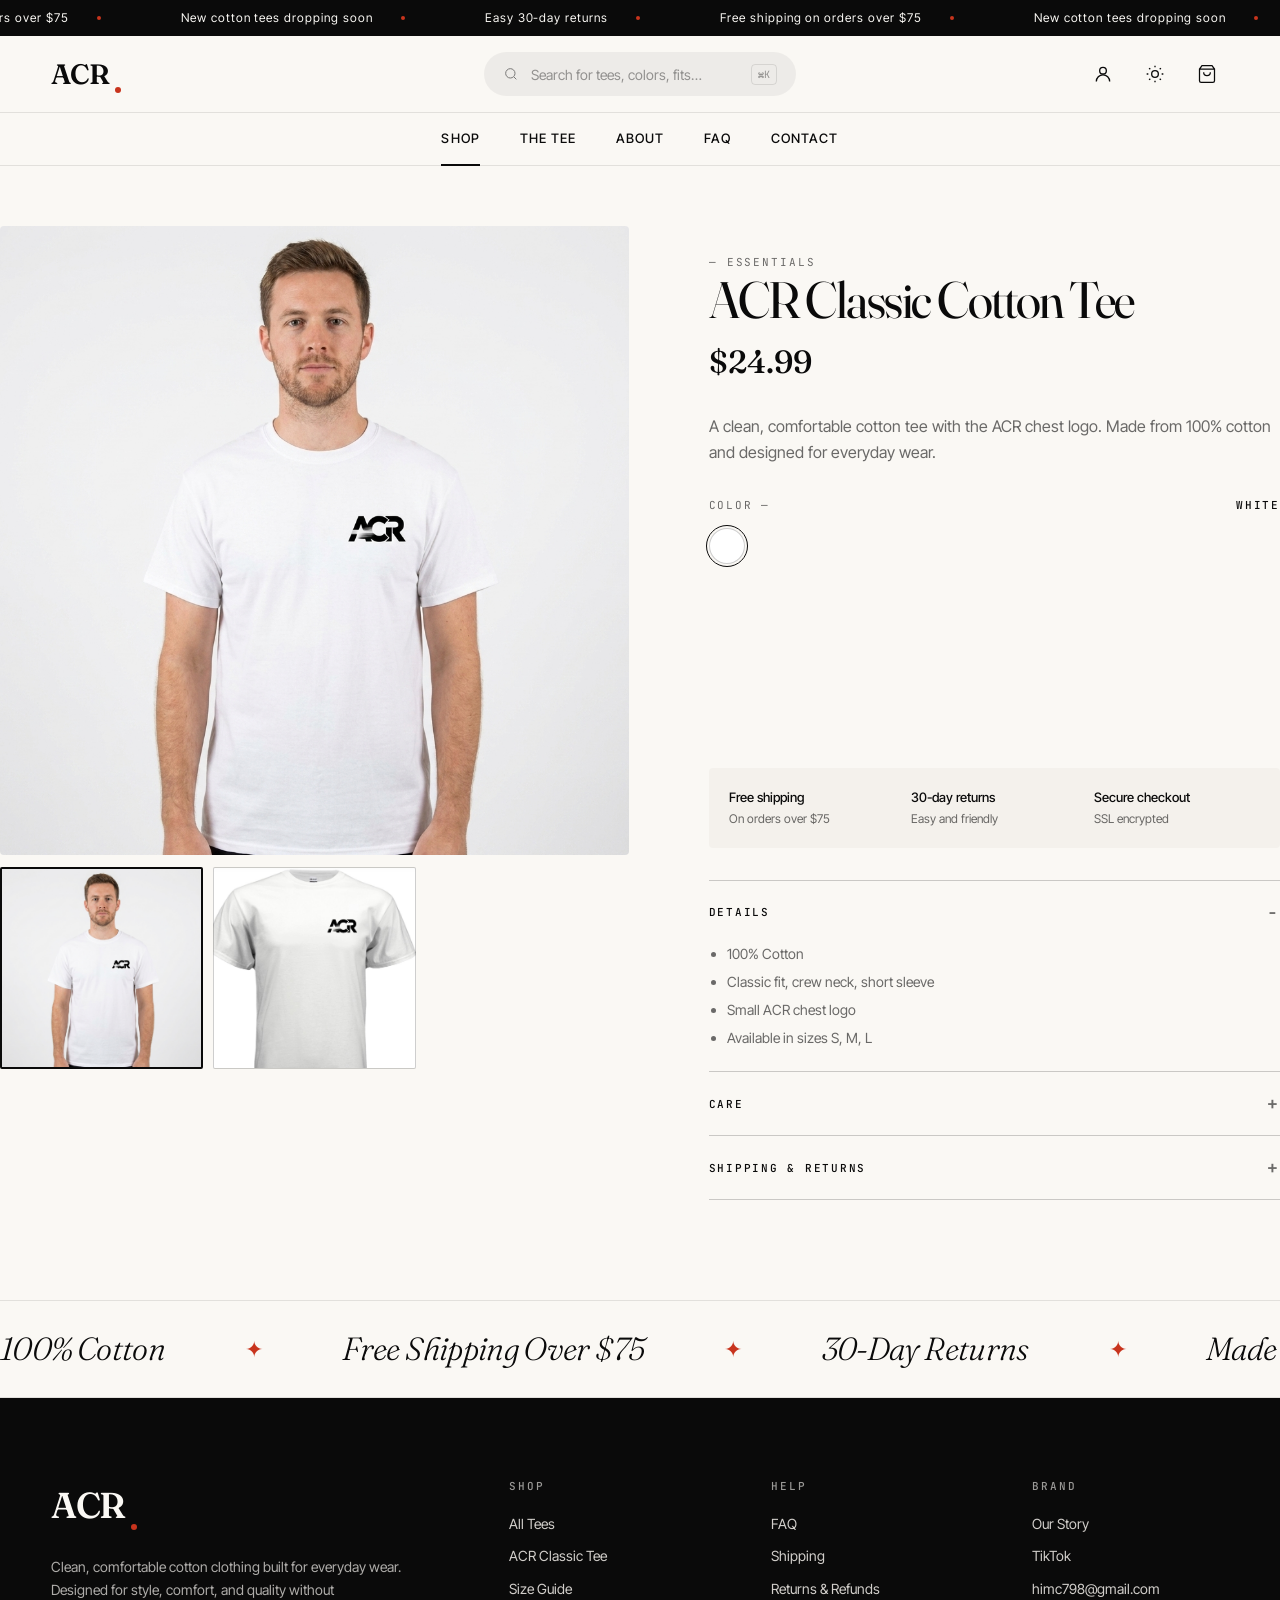
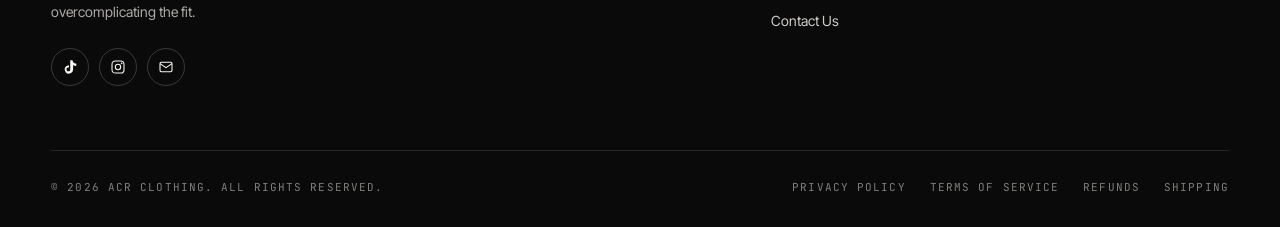
<file: product.html>
<!DOCTYPE html>
<html lang="en">
<head>
  <meta charset="UTF-8" />
  <meta name="viewport" content="width=device-width, initial-scale=1.0" />
  <title>ACR Classic Cotton Tee — ACR</title>
  <link rel="icon" type="image/svg+xml" href="favicon.svg" />
  <link rel="icon" type="image/png" sizes="32x32" href="favicon-32.png" />
  <link rel="icon" type="image/png" sizes="16x16" href="favicon-16.png" />
  <link rel="apple-touch-icon" sizes="180x180" href="favicon-180.png" />
  <meta name="theme-color" content="#0a0a0a" />

  <meta name="description" content="The ACR Classic Cotton Tee. 100% cotton. White. Sizes S, M, L. $24.99." />
  <link rel="stylesheet" href="css/styles.css" />
</head>
<body data-page="tees">

  <div data-include="header"></div>

  <main class="container" style="padding: 60px 0 100px;" id="pdp-root">
    <!-- rendered by JS -->
  </main>

  <div data-include="footer"></div>
  <div data-include="drawer"></div>

  <script src="js/products.js"></script>
  <script src="js/partials.js"></script>
  <script src="js/app.js"></script>
  <script>
    document.addEventListener('DOMContentLoaded', () => {
      const params = new URLSearchParams(window.location.search);
      const id = params.get('id') || (window.PRODUCTS && window.PRODUCTS[0] && window.PRODUCTS[0].id);
      const p = (window.PRODUCTS || []).find(x => x.id === id);
      const root = document.getElementById('pdp-root');
      if (!p || !root) {
        if (root) root.innerHTML = '<p style="text-align:center;padding:80px 0;">Product not found.</p>';
        return;
      }

      document.title = `${p.name} — ACR`;
      const gallery = (p.gallery && p.gallery.length) ? p.gallery : [p.image];

      root.innerHTML = `
        <div class="pdp-grid">
          <div class="pdp-gallery">
            <div class="pdp-main-img" id="pdp-main-img" style="background-image:url('${gallery[0]}');"></div>
            ${gallery.length > 1 ? `
              <div class="pdp-thumbs">
                ${gallery.map((src, i) => `
                  <button class="pdp-thumb ${i === 0 ? 'active' : ''}" data-thumb-idx="${i}" style="background-image:url('${src}');" aria-label="View image ${i + 1}"></button>
                `).join('')}
              </div>
            ` : ''}
          </div>

          <div class="pdp-info">
            <span class="eyebrow">— ${p.collection}</span>
            <h1 class="pdp-title">${p.name}</h1>
            <div class="pdp-price">${fmt(p.price)}</div>

            <p class="pdp-desc">${p.description}</p>

            <div class="pdp-section">
              <div class="pdp-label">Color — <strong>${p.colors[0]}</strong></div>
              <div class="color-swatches">
                ${p.colors.map(c => `<button class="color-swatch active" data-color="${c}" title="${c}"></button>`).join('')}
              </div>
            </div>

            <div class="pdp-actions" id="pdp-actions-shopify">
              <!-- Shopify Buy Button (real checkout) renders here -->
              <div id="acr-shopify-buy-btn"></div>
            </div>

            <div class="pdp-perks">
              <div class="perk">
                <strong>Free shipping</strong>
                <span>On orders over $75</span>
              </div>
              <div class="perk">
                <strong>30-day returns</strong>
                <span>Easy and friendly</span>
              </div>
              <div class="perk">
                <strong>Secure checkout</strong>
                <span>SSL encrypted</span>
              </div>
            </div>

            <details class="pdp-accordion" open>
              <summary>Details</summary>
              <ul>
                <li>${p.material}</li>
                <li>Classic fit, crew neck, short sleeve</li>
                <li>Small ACR chest logo</li>
                <li>Available in sizes ${p.sizes.join(', ')}</li>
              </ul>
            </details>

            <details class="pdp-accordion">
              <summary>Care</summary>
              <ul>
                <li>Machine wash cold with like colors</li>
                <li>Tumble dry low</li>
                <li>Do not bleach</li>
                <li>Iron inside out if needed</li>
              </ul>
            </details>

            <details class="pdp-accordion">
              <summary>Shipping & Returns</summary>
              <ul>
                <li>Standard shipping: 3–5 business days</li>
                <li>Free shipping on orders over $75</li>
                <li>30-day returns on unworn items</li>
              </ul>
            </details>
          </div>
        </div>
      `;

      const mainImg = root.querySelector('#pdp-main-img');
      root.querySelectorAll('[data-thumb-idx]').forEach(t => {
        t.addEventListener('click', () => {
          root.querySelectorAll('[data-thumb-idx]').forEach(b => b.classList.remove('active'));
          t.classList.add('active');
          mainImg.style.backgroundImage = `url('${gallery[+t.dataset.thumbIdx]}')`;
        });
      });
    });
  </script>

  <!-- ============== SHOPIFY BUY BUTTON (real checkout) ============== -->
  <script type="text/javascript">
  /*<![CDATA[*/
  (function () {
    var scriptURL = 'https://sdks.shopifycdn.com/buy-button/latest/buy-button-storefront.min.js';
    if (window.ShopifyBuy) {
      if (window.ShopifyBuy.UI) {
        ShopifyBuyInit();
      } else {
        loadScript();
      }
    } else {
      loadScript();
    }
    function loadScript() {
      var script = document.createElement('script');
      script.async = true;
      script.src = scriptURL;
      (document.getElementsByTagName('head')[0] || document.getElementsByTagName('body')[0]).appendChild(script);
      script.onload = ShopifyBuyInit;
    }
    function ShopifyBuyInit() {
      var client = ShopifyBuy.buildClient({
        domain: 'fs7hbr-zy.myshopify.com',
        storefrontAccessToken: 'de3cc58007415f58fa34dc1235bdf87b',
      });
      ShopifyBuy.UI.onReady(client).then(function (ui) {
        ui.createComponent('product', {
          id: '8586789519497',
          node: document.getElementById('acr-shopify-buy-btn'),
          moneyFormat: '%24%7B%7Bamount%7D%7D',
          options: {
            "product": {
              "contents": {
                "img": false,
                "title": false,
                "price": false,
                "description": false,
                "options": true,
                "quantity": false,
                "button": true,
                "buttonWithQuantity": false
              },
              "styles": {
                "product": {
                  "@media (min-width: 601px)": {
                    "max-width": "100%",
                    "margin-left": "0",
                    "margin-bottom": "0"
                  }
                },
                "button": {
                  "font-family": "'Inter Tight', system-ui, sans-serif",
                  "font-weight": "500",
                  "font-size": "13px",
                  "letter-spacing": "0.12em",
                  "text-transform": "uppercase",
                  "padding": "16px 24px",
                  "background-color": "#0a0a0a",
                  "border-radius": "999px",
                  ":hover": { "background-color": "#c8341d" },
                  ":focus": { "background-color": "#c8341d" }
                },
                "options": {
                  "label": {
                    "font-family": "'JetBrains Mono', monospace",
                    "font-size": "11px",
                    "letter-spacing": "0.16em",
                    "text-transform": "uppercase",
                    "color": "#0a0a0a"
                  },
                  "select": {
                    "font-family": "'Inter Tight', system-ui, sans-serif",
                    "font-size": "14px",
                    "border": "1px solid rgba(10,10,10,0.18)",
                    "border-radius": "2px",
                    "padding": "12px 14px",
                    "color": "#0a0a0a",
                    "background-color": "#fff"
                  }
                }
              },
              "text": { "button": "Add to Cart" }
            },
            "productSet": {
              "styles": { "products": { "@media (min-width: 601px)": { "margin-left": "0" } } }
            },
            "modalProduct": {
              "contents": {
                "img": false,
                "imgWithCarousel": true,
                "button": false,
                "buttonWithQuantity": true
              },
              "styles": {
                "product": {
                  "@media (min-width: 601px)": {
                    "max-width": "100%",
                    "margin-left": "0",
                    "margin-bottom": "0"
                  }
                },
                "button": {
                  "font-family": "'Inter Tight', system-ui, sans-serif",
                  "font-weight": "500",
                  "font-size": "13px",
                  "letter-spacing": "0.12em",
                  "text-transform": "uppercase",
                  "background-color": "#0a0a0a",
                  "border-radius": "999px",
                  ":hover": { "background-color": "#c8341d" },
                  ":focus": { "background-color": "#c8341d" }
                }
              },
              "text": { "button": "Add to Cart" }
            },
            "option": {},
            "cart": {
              "styles": {
                "button": {
                  "font-family": "'Inter Tight', system-ui, sans-serif",
                  "font-weight": "500",
                  "letter-spacing": "0.12em",
                  "text-transform": "uppercase",
                  "background-color": "#0a0a0a",
                  "border-radius": "999px",
                  ":hover": { "background-color": "#c8341d" },
                  ":focus": { "background-color": "#c8341d" }
                }
              },
              "text": { "total": "Subtotal", "button": "Checkout" }
            },
            "toggle": {
              "styles": {
                "toggle": {
                  "font-family": "'Inter Tight', system-ui, sans-serif",
                  "font-weight": "500",
                  "background-color": "#0a0a0a",
                  ":hover": { "background-color": "#c8341d" },
                  ":focus": { "background-color": "#c8341d" }
                }
              }
            }
          }
        });
      });
    }
  })();
  /*]]>*/
  </script>
</body>
</html>
</file>
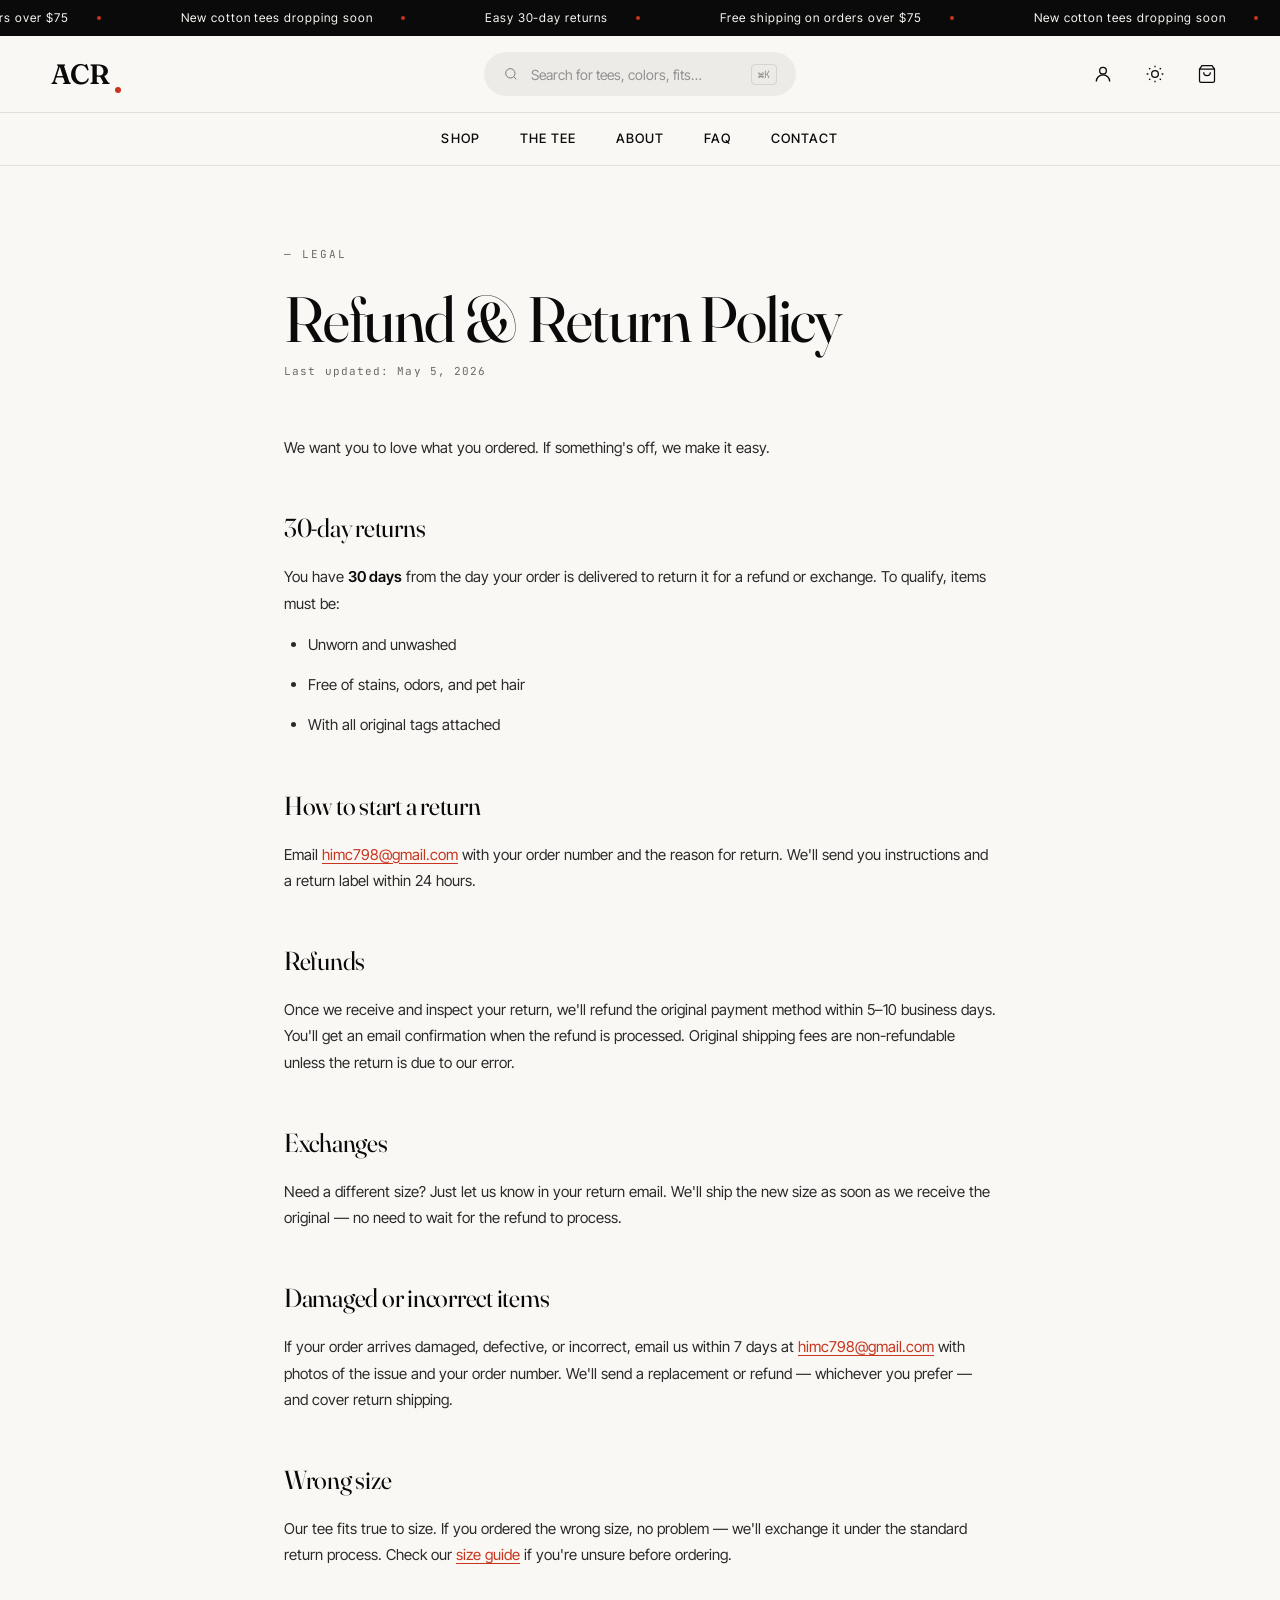
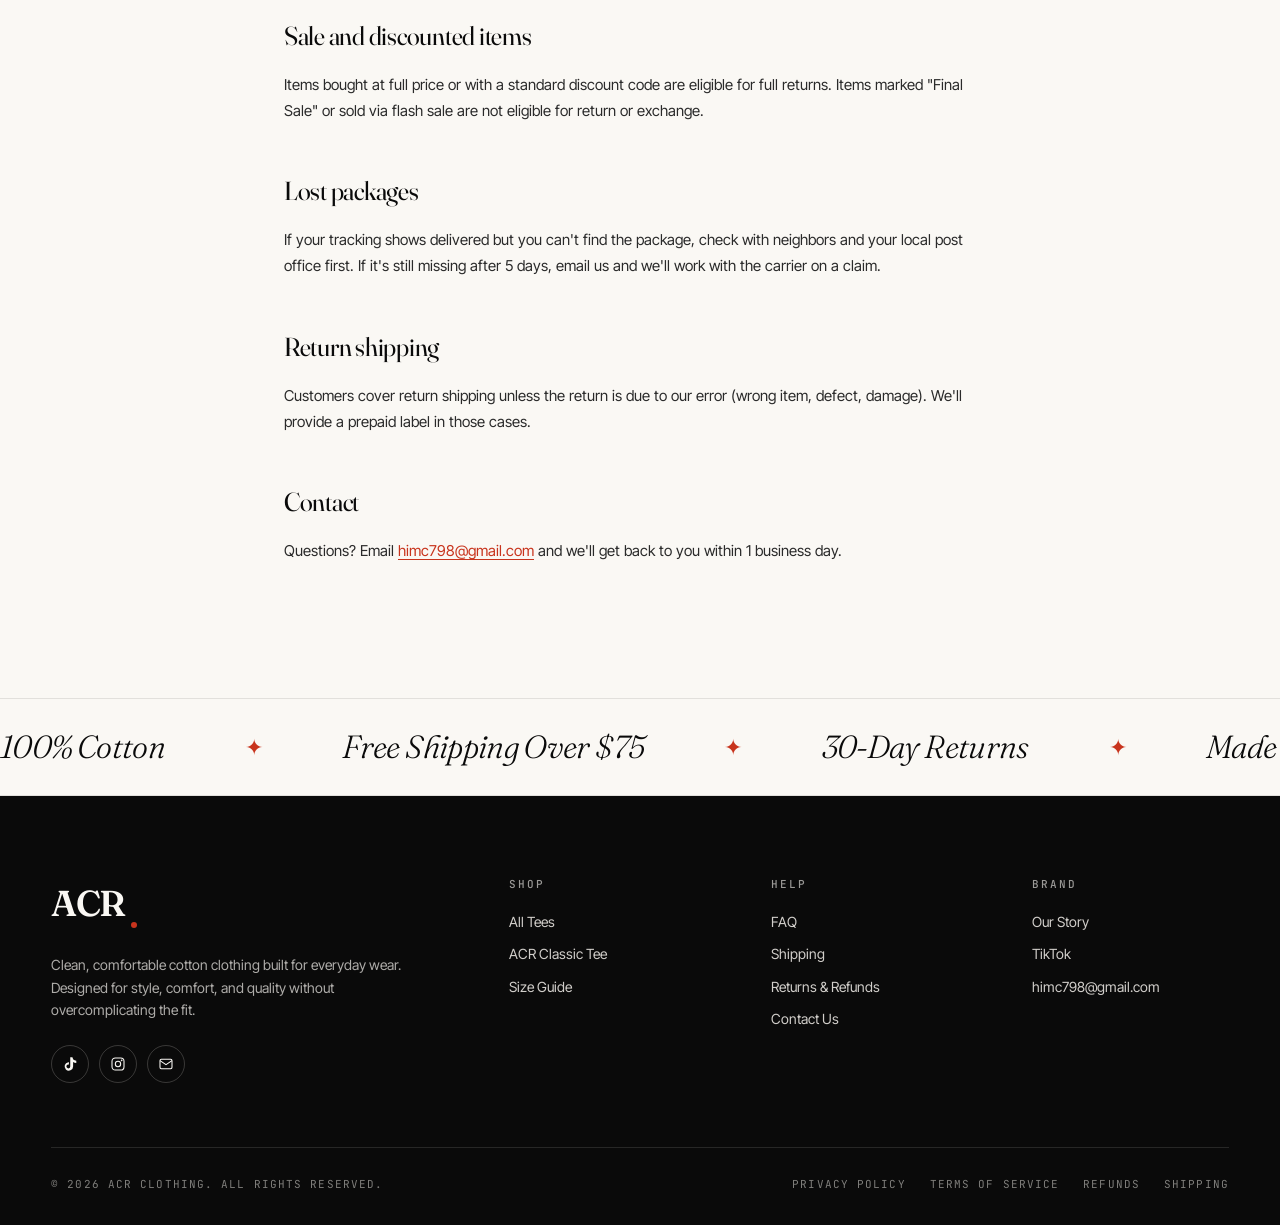
<file: refund.html>
<!DOCTYPE html>
<html lang="en">
<head>
  <meta charset="UTF-8" />
  <meta name="viewport" content="width=device-width, initial-scale=1.0" />
  <title>Refund Policy — ACR</title>
  <link rel="icon" type="image/svg+xml" href="favicon.svg" />
  <link rel="icon" type="image/png" sizes="32x32" href="favicon-32.png" />
  <link rel="icon" type="image/png" sizes="16x16" href="favicon-16.png" />
  <link rel="apple-touch-icon" sizes="180x180" href="favicon-180.png" />
  <meta name="theme-color" content="#0a0a0a" />

  <meta name="description" content="Easy 30-day returns and exchanges on every ACR order. Here's how it works." />
  <link rel="stylesheet" href="css/styles.css" />
</head>
<body data-page="legal">

  <div data-include="header"></div>

  <main class="legal-page">
    <div class="legal-eyebrow">— Legal</div>
    <h1 class="legal-title">Refund &amp; Return Policy</h1>
    <div class="legal-updated">Last updated: May 5, 2026</div>

    <p>We want you to love what you ordered. If something's off, we make it easy.</p>

    <h2>30-day returns</h2>
    <p>You have <strong>30 days</strong> from the day your order is delivered to return it for a refund or exchange. To qualify, items must be:</p>
    <ul>
      <li>Unworn and unwashed</li>
      <li>Free of stains, odors, and pet hair</li>
      <li>With all original tags attached</li>
    </ul>

    <h2>How to start a return</h2>
    <p>Email <a href="mailto:himc798@gmail.com">himc798@gmail.com</a> with your order number and the reason for return. We'll send you instructions and a return label within 24 hours.</p>

    <h2>Refunds</h2>
    <p>Once we receive and inspect your return, we'll refund the original payment method within 5–10 business days. You'll get an email confirmation when the refund is processed. Original shipping fees are non-refundable unless the return is due to our error.</p>

    <h2>Exchanges</h2>
    <p>Need a different size? Just let us know in your return email. We'll ship the new size as soon as we receive the original — no need to wait for the refund to process.</p>

    <h2>Damaged or incorrect items</h2>
    <p>If your order arrives damaged, defective, or incorrect, email us within 7 days at <a href="mailto:himc798@gmail.com">himc798@gmail.com</a> with photos of the issue and your order number. We'll send a replacement or refund — whichever you prefer — and cover return shipping.</p>

    <h2>Wrong size</h2>
    <p>Our tee fits true to size. If you ordered the wrong size, no problem — we'll exchange it under the standard return process. Check our <a href="faq.html">size guide</a> if you're unsure before ordering.</p>

    <h2>Sale and discounted items</h2>
    <p>Items bought at full price or with a standard discount code are eligible for full returns. Items marked "Final Sale" or sold via flash sale are not eligible for return or exchange.</p>

    <h2>Lost packages</h2>
    <p>If your tracking shows delivered but you can't find the package, check with neighbors and your local post office first. If it's still missing after 5 days, email us and we'll work with the carrier on a claim.</p>

    <h2>Return shipping</h2>
    <p>Customers cover return shipping unless the return is due to our error (wrong item, defect, damage). We'll provide a prepaid label in those cases.</p>

    <h2>Contact</h2>
    <p>Questions? Email <a href="mailto:himc798@gmail.com">himc798@gmail.com</a> and we'll get back to you within 1 business day.</p>
  </main>

  <div data-include="footer"></div>
  <div data-include="drawer"></div>

  <script src="js/products.js"></script>
  <script src="js/partials.js"></script>
  <script src="js/app.js"></script>
</body>
</html>
</file>
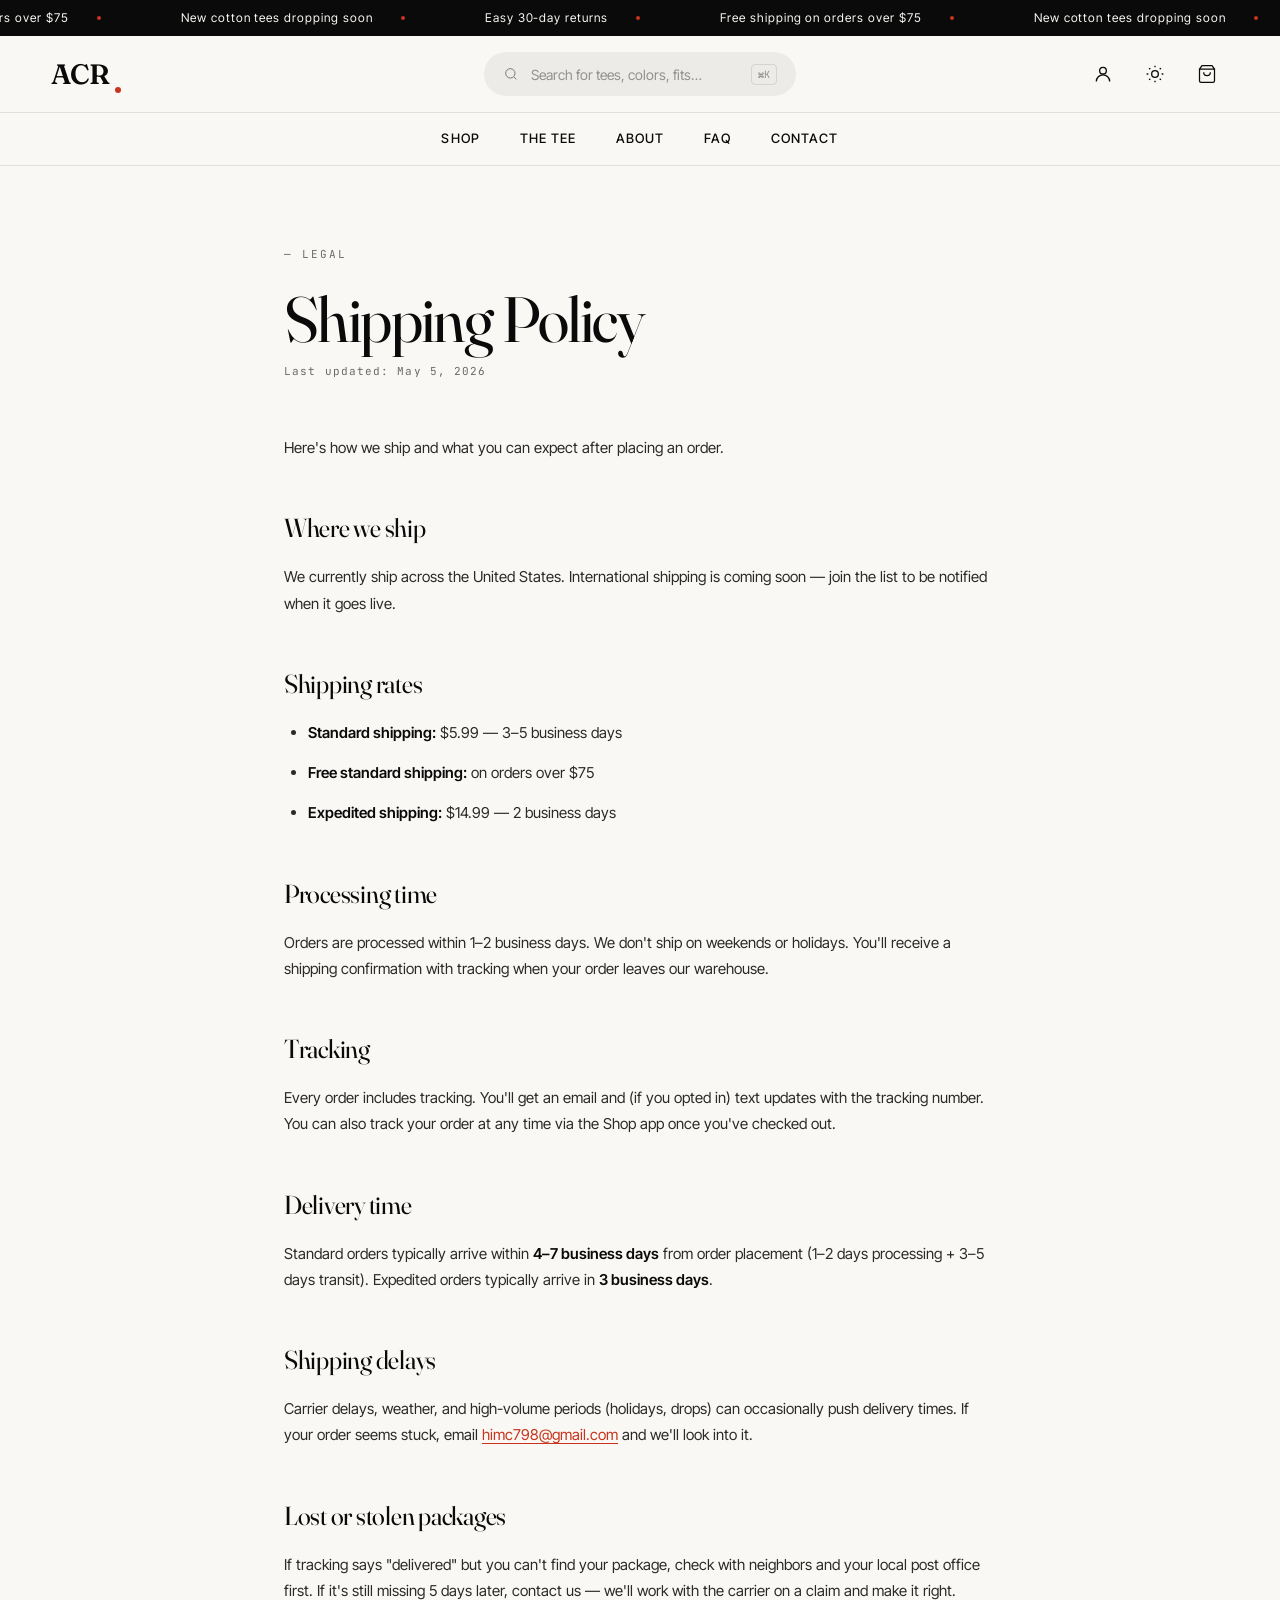
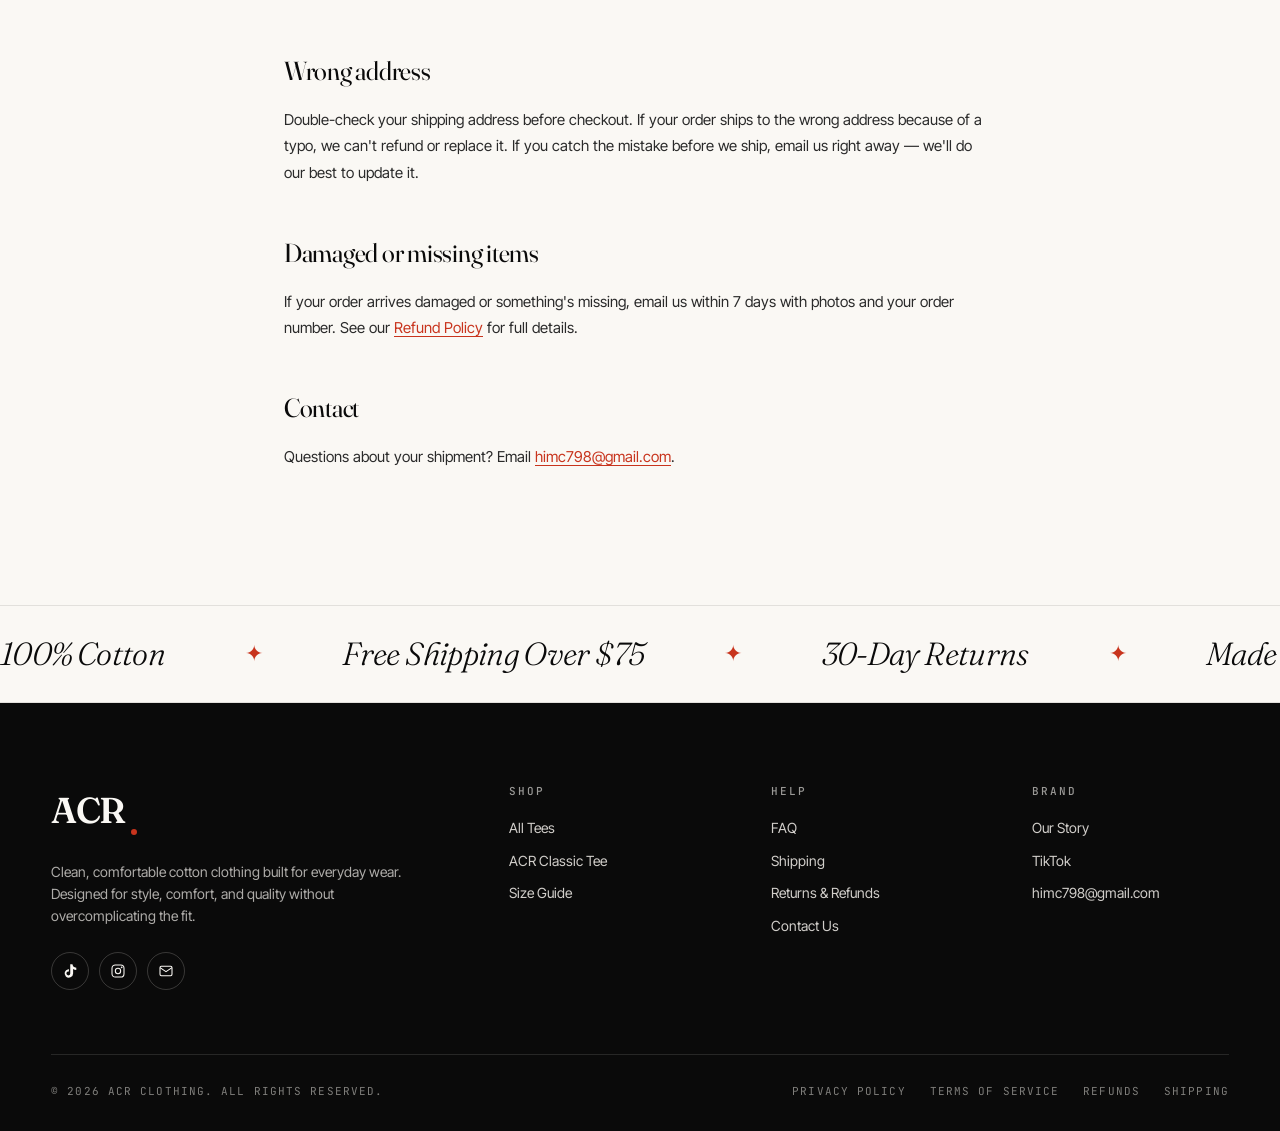
<file: shipping.html>
<!DOCTYPE html>
<html lang="en">
<head>
  <meta charset="UTF-8" />
  <meta name="viewport" content="width=device-width, initial-scale=1.0" />
  <title>Shipping Policy — ACR</title>
  <link rel="icon" type="image/svg+xml" href="favicon.svg" />
  <link rel="icon" type="image/png" sizes="32x32" href="favicon-32.png" />
  <link rel="icon" type="image/png" sizes="16x16" href="favicon-16.png" />
  <link rel="apple-touch-icon" sizes="180x180" href="favicon-180.png" />
  <meta name="theme-color" content="#0a0a0a" />

  <meta name="description" content="Free shipping on ACR orders over $75. Tracking included. Here's what to expect." />
  <link rel="stylesheet" href="css/styles.css" />
</head>
<body data-page="legal">

  <div data-include="header"></div>

  <main class="legal-page">
    <div class="legal-eyebrow">— Legal</div>
    <h1 class="legal-title">Shipping Policy</h1>
    <div class="legal-updated">Last updated: May 5, 2026</div>

    <p>Here's how we ship and what you can expect after placing an order.</p>

    <h2>Where we ship</h2>
    <p>We currently ship across the United States. International shipping is coming soon — join the list to be notified when it goes live.</p>

    <h2>Shipping rates</h2>
    <ul>
      <li><strong>Standard shipping:</strong> $5.99 — 3–5 business days</li>
      <li><strong>Free standard shipping:</strong> on orders over $75</li>
      <li><strong>Expedited shipping:</strong> $14.99 — 2 business days</li>
    </ul>

    <h2>Processing time</h2>
    <p>Orders are processed within 1–2 business days. We don't ship on weekends or holidays. You'll receive a shipping confirmation with tracking when your order leaves our warehouse.</p>

    <h2>Tracking</h2>
    <p>Every order includes tracking. You'll get an email and (if you opted in) text updates with the tracking number. You can also track your order at any time via the Shop app once you've checked out.</p>

    <h2>Delivery time</h2>
    <p>Standard orders typically arrive within <strong>4–7 business days</strong> from order placement (1–2 days processing + 3–5 days transit). Expedited orders typically arrive in <strong>3 business days</strong>.</p>

    <h2>Shipping delays</h2>
    <p>Carrier delays, weather, and high-volume periods (holidays, drops) can occasionally push delivery times. If your order seems stuck, email <a href="mailto:himc798@gmail.com">himc798@gmail.com</a> and we'll look into it.</p>

    <h2>Lost or stolen packages</h2>
    <p>If tracking says "delivered" but you can't find your package, check with neighbors and your local post office first. If it's still missing 5 days later, contact us — we'll work with the carrier on a claim and make it right.</p>

    <h2>Wrong address</h2>
    <p>Double-check your shipping address before checkout. If your order ships to the wrong address because of a typo, we can't refund or replace it. If you catch the mistake before we ship, email us right away — we'll do our best to update it.</p>

    <h2>Damaged or missing items</h2>
    <p>If your order arrives damaged or something's missing, email us within 7 days with photos and your order number. See our <a href="refund.html">Refund Policy</a> for full details.</p>

    <h2>Contact</h2>
    <p>Questions about your shipment? Email <a href="mailto:himc798@gmail.com">himc798@gmail.com</a>.</p>
  </main>

  <div data-include="footer"></div>
  <div data-include="drawer"></div>

  <script src="js/products.js"></script>
  <script src="js/partials.js"></script>
  <script src="js/app.js"></script>
</body>
</html>
</file>
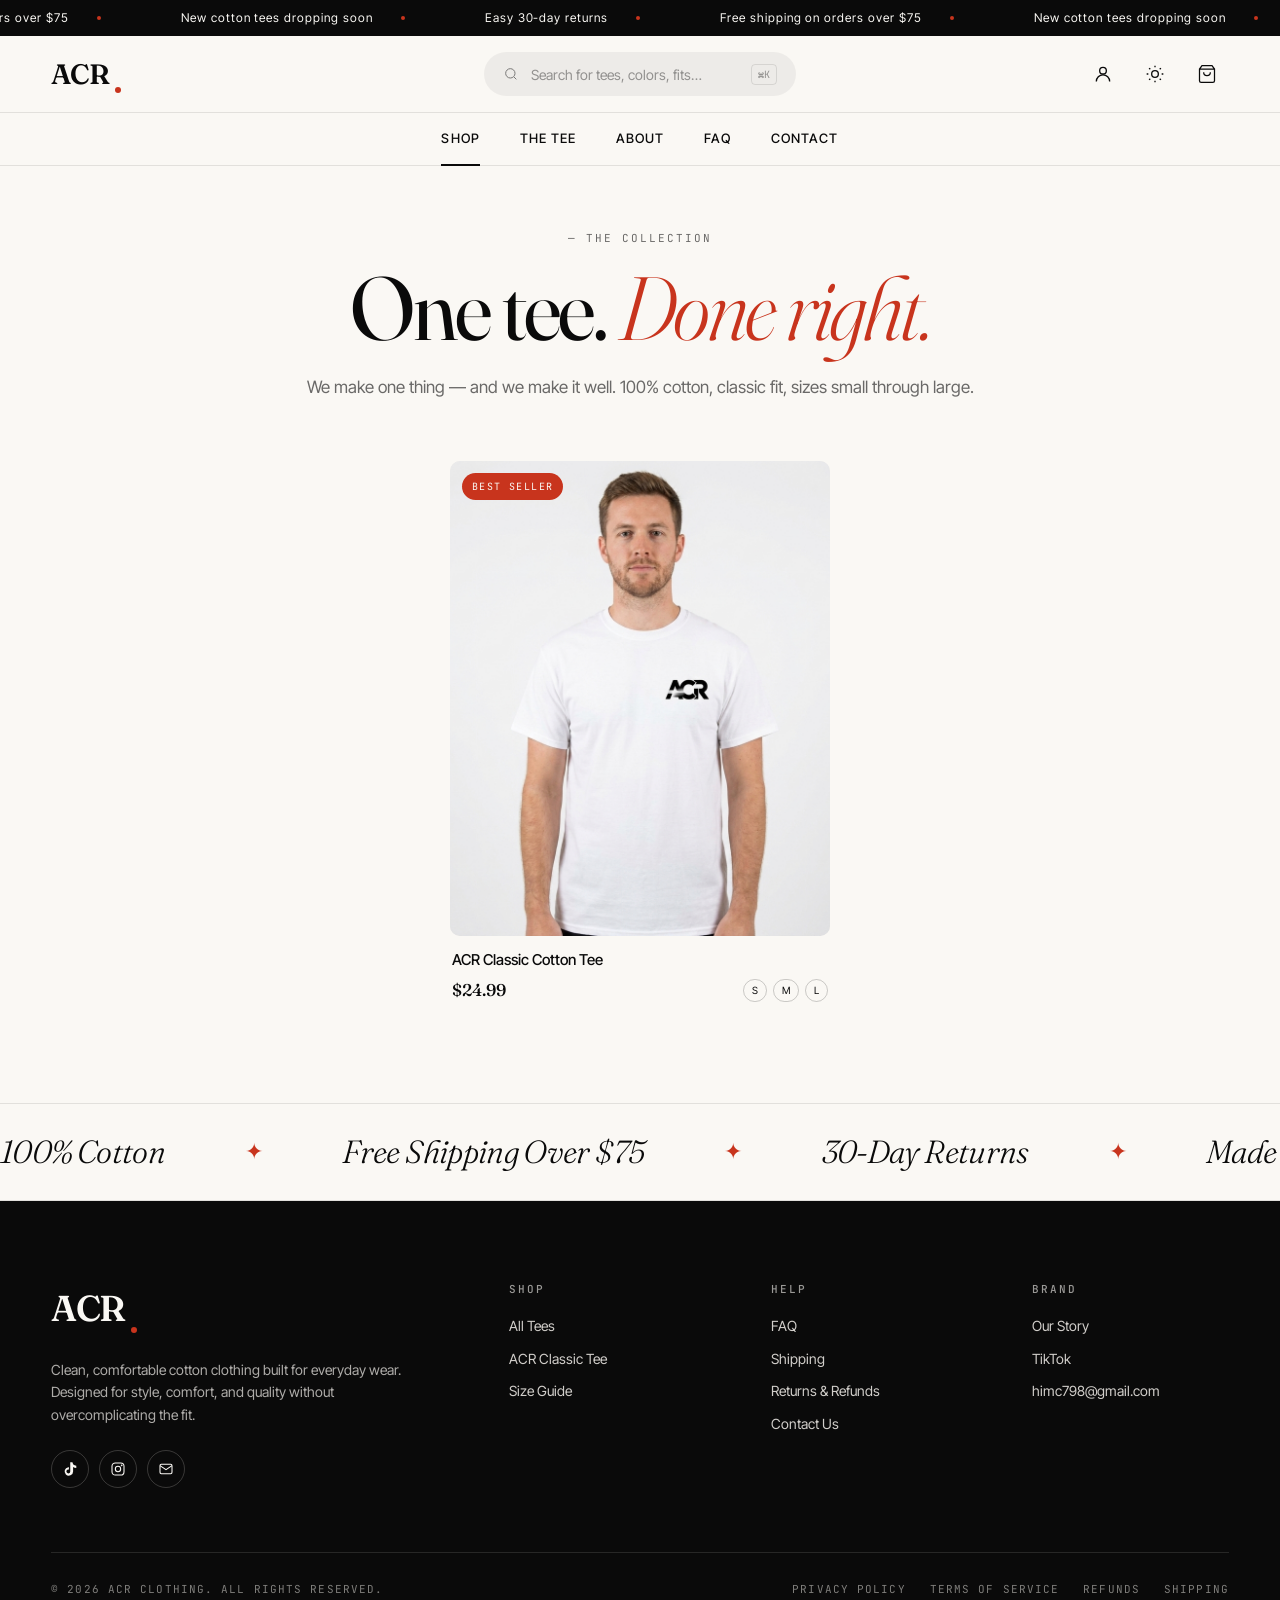
<file: shop.html>
<!DOCTYPE html>
<html lang="en">
<head>
  <meta charset="UTF-8" />
  <meta name="viewport" content="width=device-width, initial-scale=1.0" />
  <title>Shop — ACR</title>
  <link rel="icon" type="image/svg+xml" href="favicon.svg" />
  <link rel="icon" type="image/png" sizes="32x32" href="favicon-32.png" />
  <link rel="icon" type="image/png" sizes="16x16" href="favicon-16.png" />
  <link rel="apple-touch-icon" sizes="180x180" href="favicon-180.png" />
  <meta name="theme-color" content="#0a0a0a" />

  <meta name="description" content="Shop the ACR Classic Cotton Tee. 100% cotton. Sizes S, M, L." />
  <link rel="stylesheet" href="css/styles.css" />
</head>
<body data-page="tees">

  <div data-include="header"></div>

  <main class="container" style="padding: 60px 0 100px;">

    <header class="reveal" style="text-align:center; max-width:720px; margin:0 auto 60px;">
      <span class="eyebrow">— The collection</span>
      <h1 style="font-family:var(--font-display); font-size:clamp(48px,7vw,96px); letter-spacing:-0.03em; line-height:0.95; font-weight:400; margin:16px 0 24px;">
        One tee. <em style="font-style:italic; font-weight:300; color:var(--accent);">Done right.</em>
      </h1>
      <p style="font-size:17px; line-height:1.6; color:var(--ink-60);">
        We make one thing — and we make it well. 100% cotton, classic fit, sizes small through large.
      </p>
    </header>

    <div class="product-grid reveal" id="shop-grid" style="grid-template-columns: minmax(280px, 380px); justify-content: center; max-width: 380px; margin: 0 auto;"></div>

  </main>

  <div data-include="footer"></div>
  <div data-include="drawer"></div>

  <script src="js/products.js"></script>
  <script src="js/partials.js"></script>
  <script src="js/app.js"></script>
  <script>
    // Render the single product
    document.addEventListener('DOMContentLoaded', () => {
      const grid = document.getElementById('shop-grid');
      if (grid && window.PRODUCTS && window.renderProductCard) {
        grid.innerHTML = window.PRODUCTS.map(p => window.renderProductCard(p)).join('');
      }
    });
  </script>
</body>
</html>
</file>
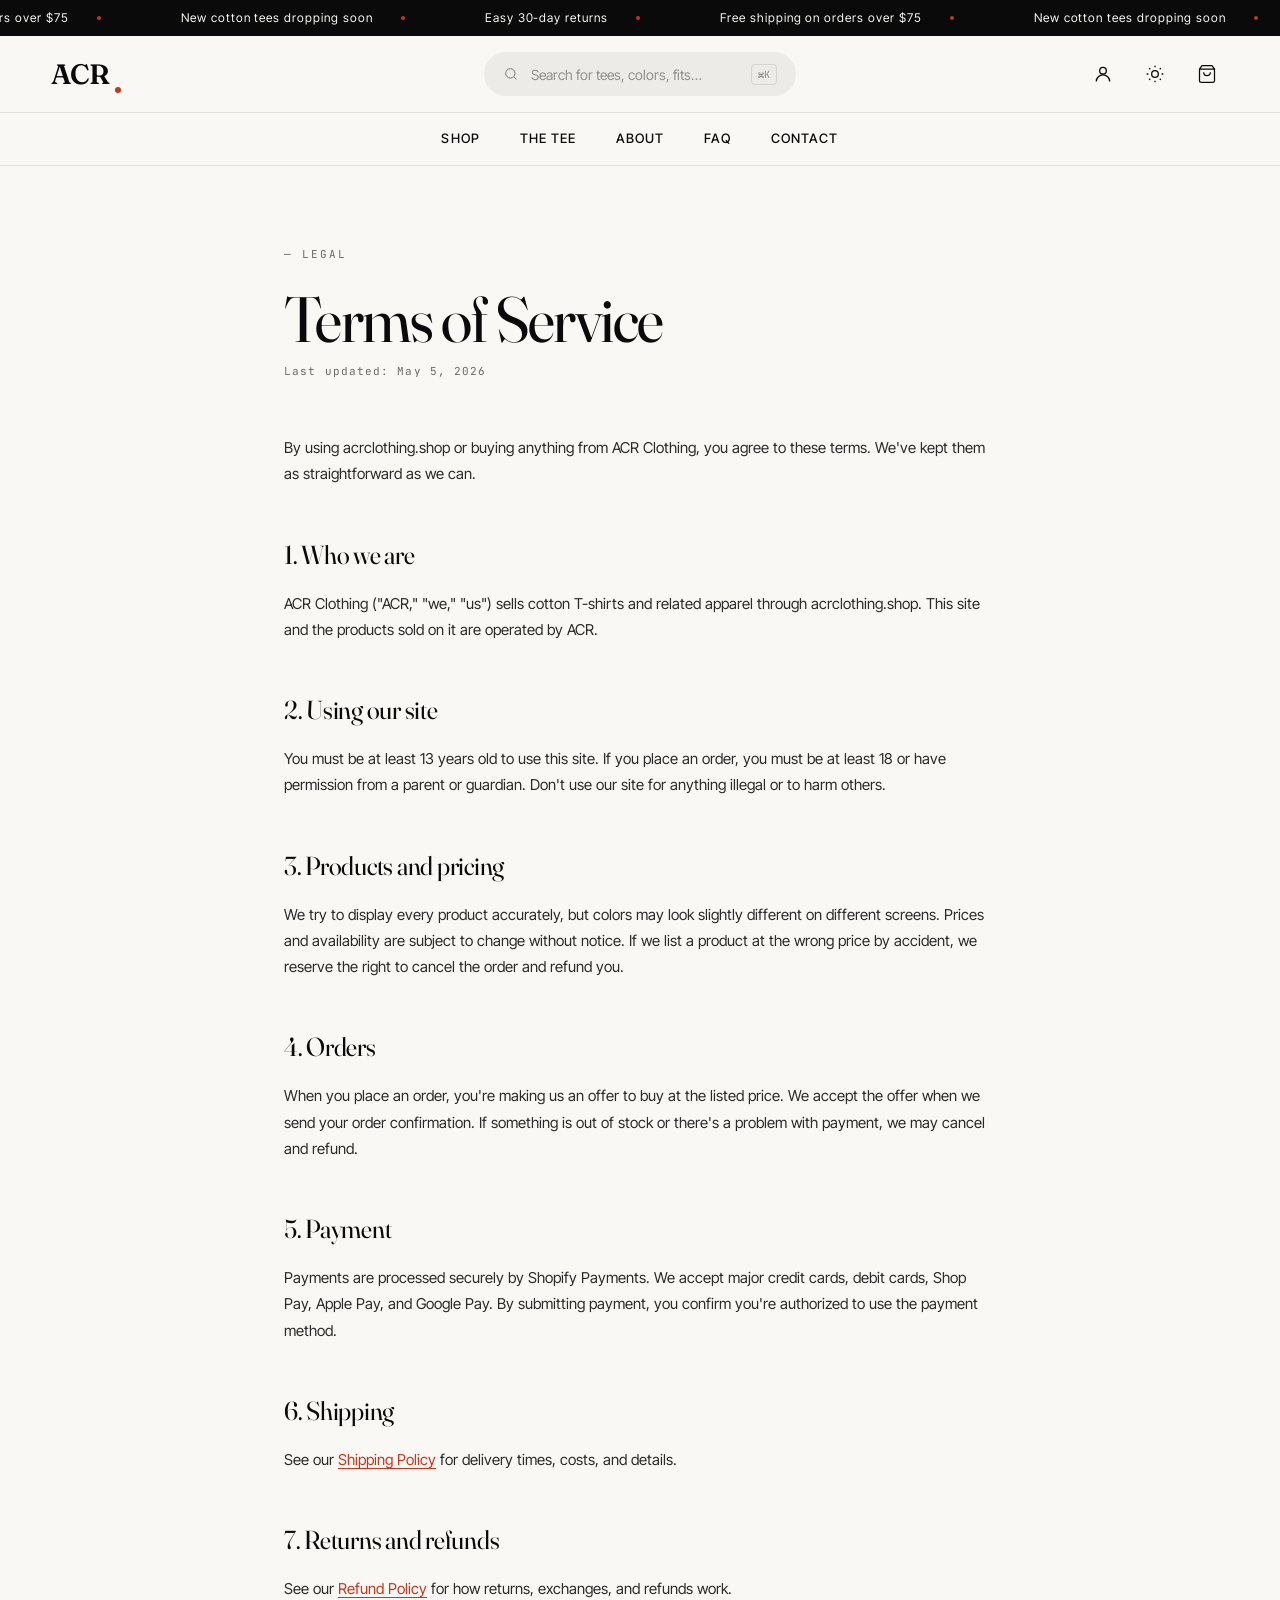
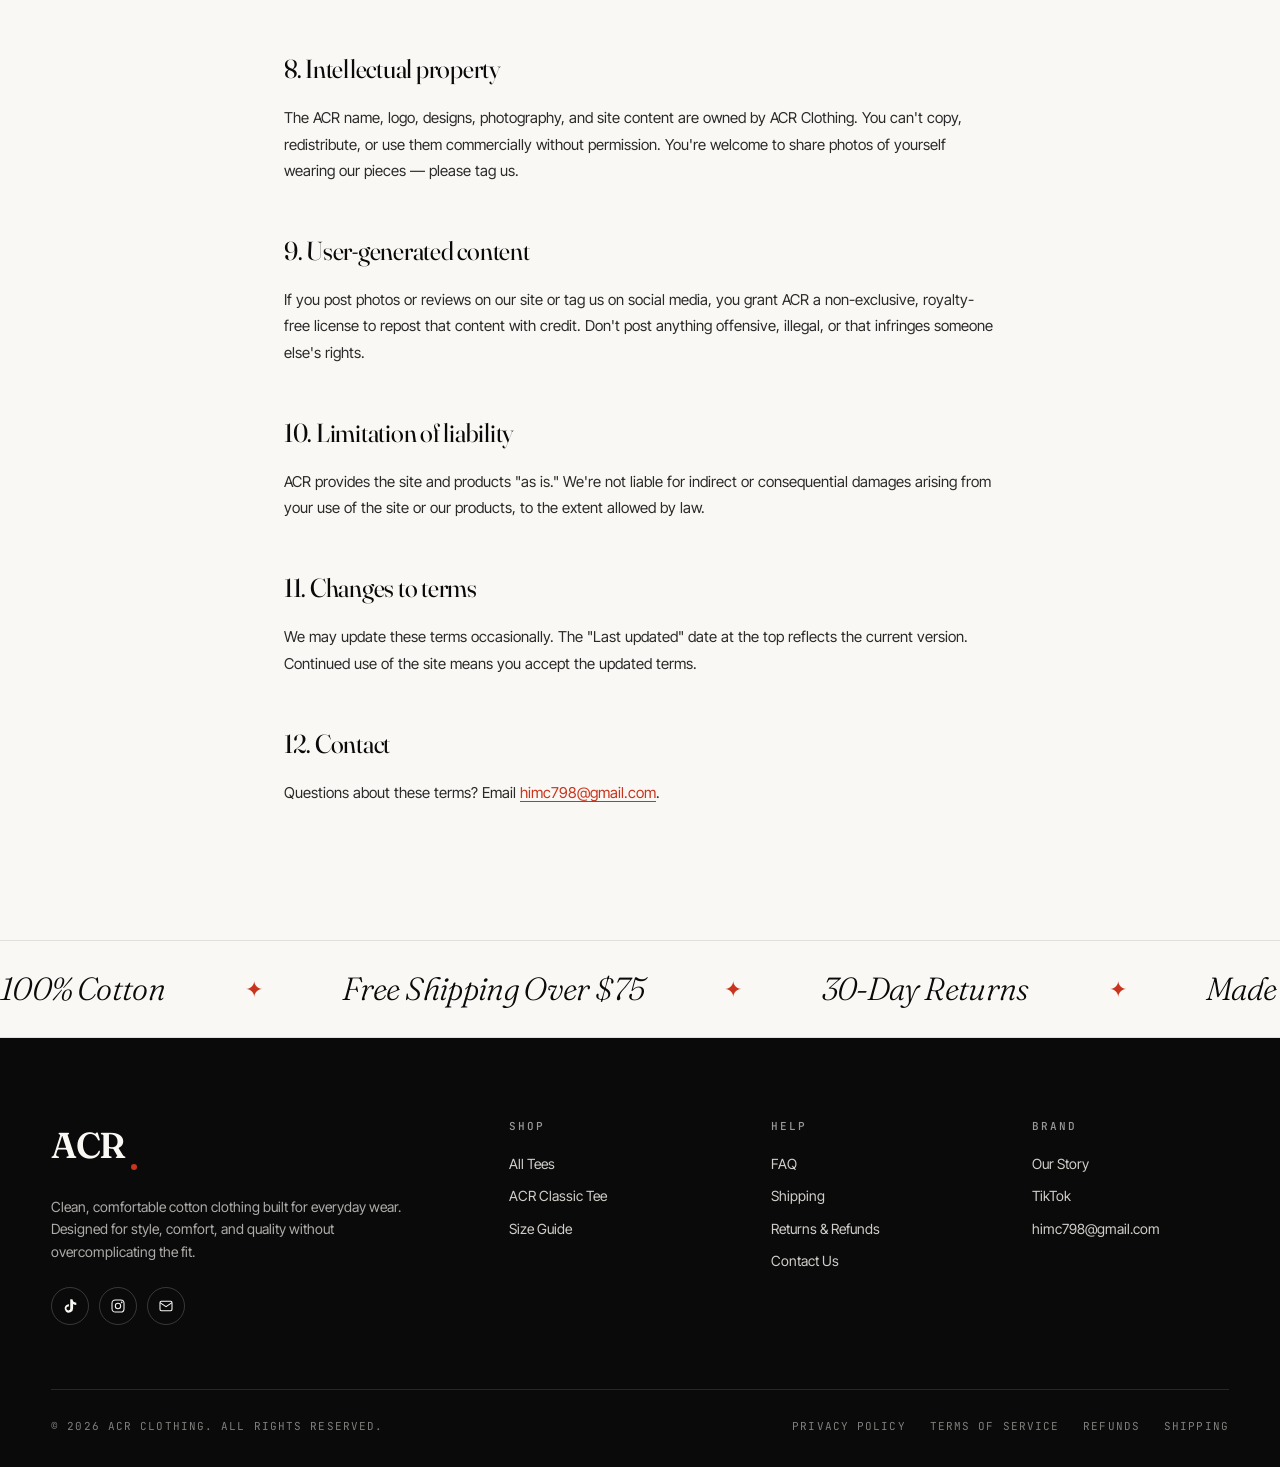
<file: terms.html>
<!DOCTYPE html>
<html lang="en">
<head>
  <meta charset="UTF-8" />
  <meta name="viewport" content="width=device-width, initial-scale=1.0" />
  <title>Terms of Service — ACR</title>
  <link rel="icon" type="image/svg+xml" href="favicon.svg" />
  <link rel="icon" type="image/png" sizes="32x32" href="favicon-32.png" />
  <link rel="icon" type="image/png" sizes="16x16" href="favicon-16.png" />
  <link rel="apple-touch-icon" sizes="180x180" href="favicon-180.png" />
  <meta name="theme-color" content="#0a0a0a" />

  <meta name="description" content="ACR Clothing terms of service. Rules and agreements for using our site and buying our products." />
  <link rel="stylesheet" href="css/styles.css" />
</head>
<body data-page="legal">

  <div data-include="header"></div>

  <main class="legal-page">
    <div class="legal-eyebrow">— Legal</div>
    <h1 class="legal-title">Terms of Service</h1>
    <div class="legal-updated">Last updated: May 5, 2026</div>

    <p>By using acrclothing.shop or buying anything from ACR Clothing, you agree to these terms. We've kept them as straightforward as we can.</p>

    <h2>1. Who we are</h2>
    <p>ACR Clothing ("ACR," "we," "us") sells cotton T-shirts and related apparel through acrclothing.shop. This site and the products sold on it are operated by ACR.</p>

    <h2>2. Using our site</h2>
    <p>You must be at least 13 years old to use this site. If you place an order, you must be at least 18 or have permission from a parent or guardian. Don't use our site for anything illegal or to harm others.</p>

    <h2>3. Products and pricing</h2>
    <p>We try to display every product accurately, but colors may look slightly different on different screens. Prices and availability are subject to change without notice. If we list a product at the wrong price by accident, we reserve the right to cancel the order and refund you.</p>

    <h2>4. Orders</h2>
    <p>When you place an order, you're making us an offer to buy at the listed price. We accept the offer when we send your order confirmation. If something is out of stock or there's a problem with payment, we may cancel and refund.</p>

    <h2>5. Payment</h2>
    <p>Payments are processed securely by Shopify Payments. We accept major credit cards, debit cards, Shop Pay, Apple Pay, and Google Pay. By submitting payment, you confirm you're authorized to use the payment method.</p>

    <h2>6. Shipping</h2>
    <p>See our <a href="shipping.html">Shipping Policy</a> for delivery times, costs, and details.</p>

    <h2>7. Returns and refunds</h2>
    <p>See our <a href="refund.html">Refund Policy</a> for how returns, exchanges, and refunds work.</p>

    <h2>8. Intellectual property</h2>
    <p>The ACR name, logo, designs, photography, and site content are owned by ACR Clothing. You can't copy, redistribute, or use them commercially without permission. You're welcome to share photos of yourself wearing our pieces — please tag us.</p>

    <h2>9. User-generated content</h2>
    <p>If you post photos or reviews on our site or tag us on social media, you grant ACR a non-exclusive, royalty-free license to repost that content with credit. Don't post anything offensive, illegal, or that infringes someone else's rights.</p>

    <h2>10. Limitation of liability</h2>
    <p>ACR provides the site and products "as is." We're not liable for indirect or consequential damages arising from your use of the site or our products, to the extent allowed by law.</p>

    <h2>11. Changes to terms</h2>
    <p>We may update these terms occasionally. The "Last updated" date at the top reflects the current version. Continued use of the site means you accept the updated terms.</p>

    <h2>12. Contact</h2>
    <p>Questions about these terms? Email <a href="mailto:himc798@gmail.com">himc798@gmail.com</a>.</p>
  </main>

  <div data-include="footer"></div>
  <div data-include="drawer"></div>

  <script src="js/products.js"></script>
  <script src="js/partials.js"></script>
  <script src="js/app.js"></script>
</body>
</html>
</file>
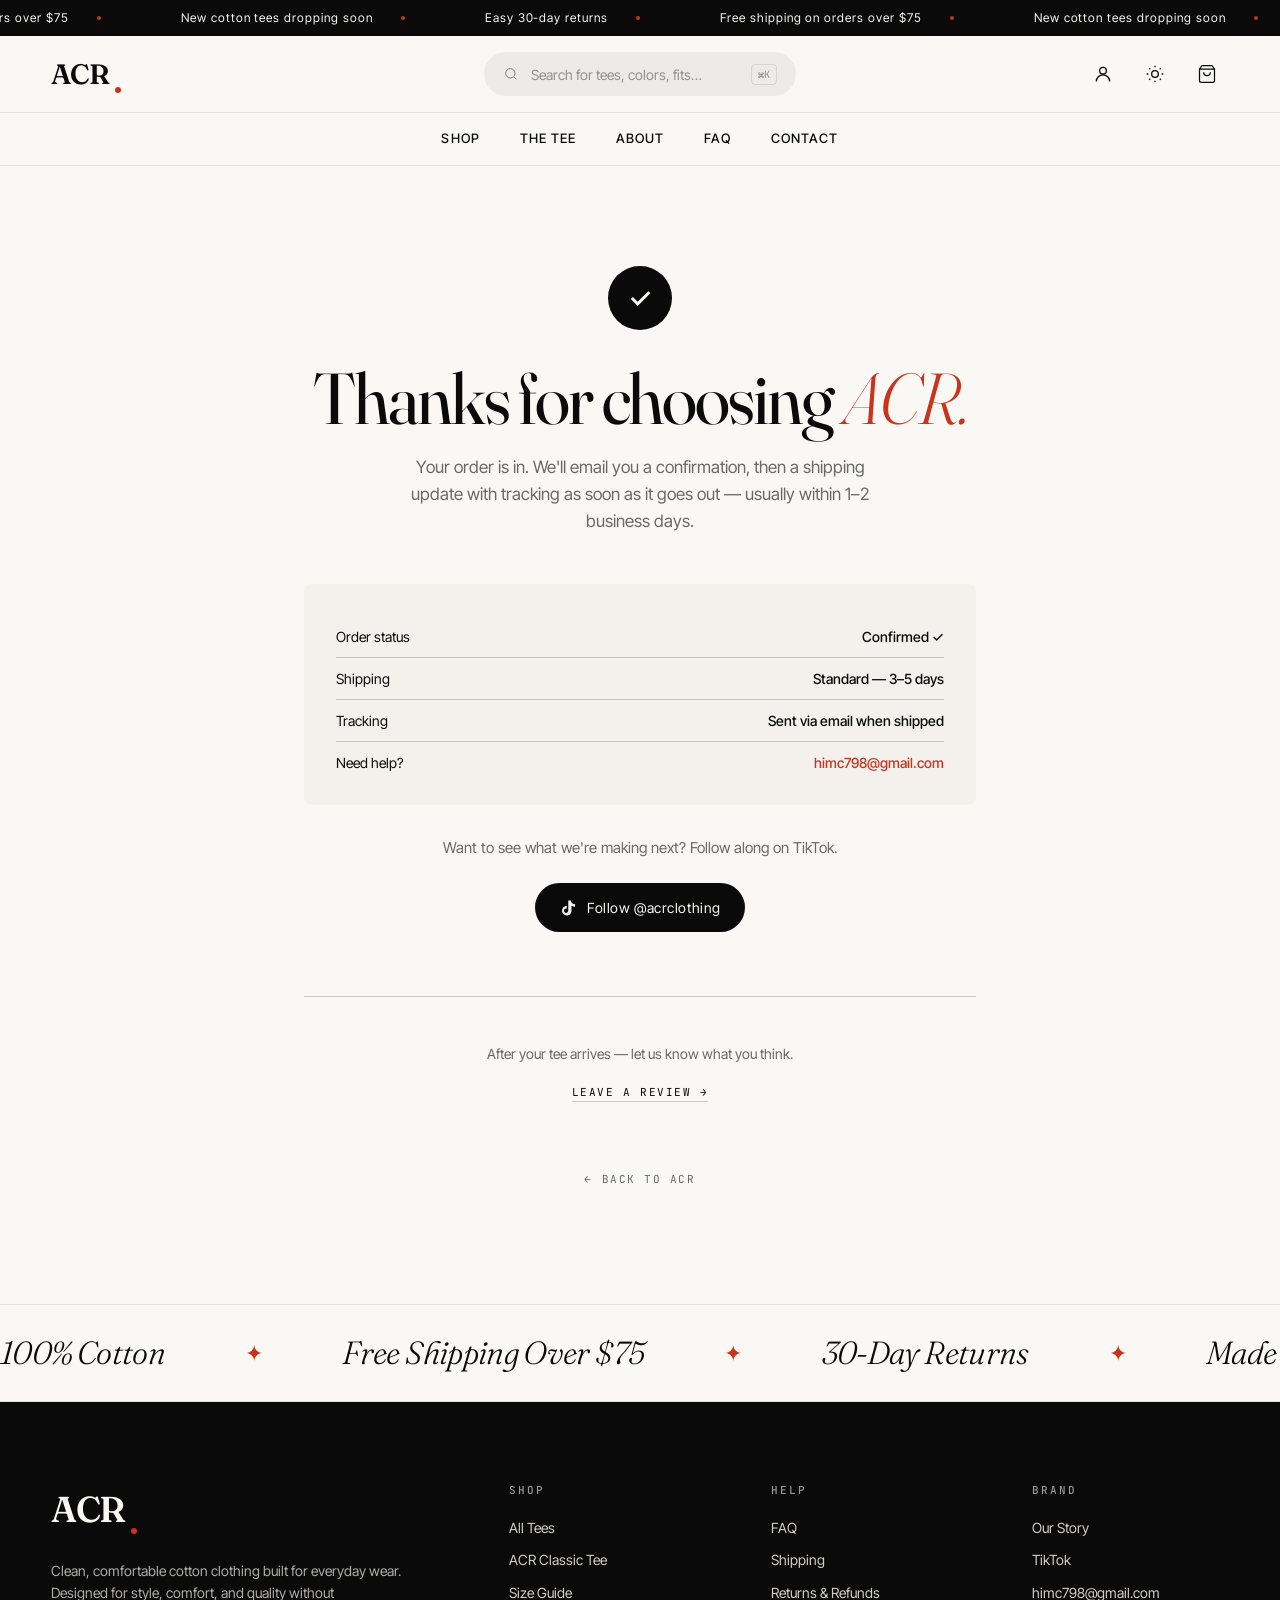
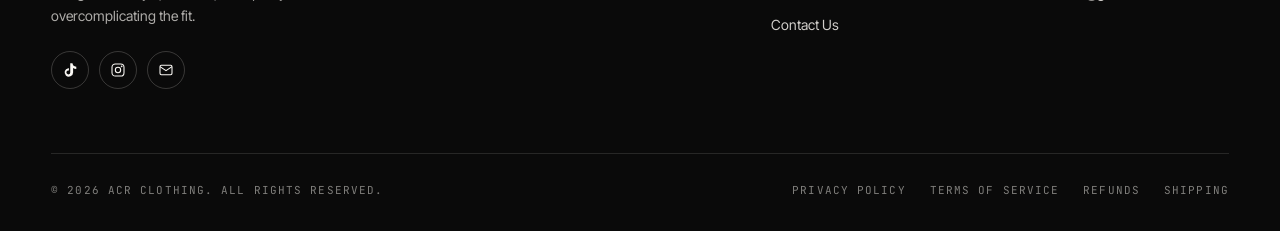
<file: thankyou.html>
<!DOCTYPE html>
<html lang="en">
<head>
  <meta charset="UTF-8" />
  <meta name="viewport" content="width=device-width, initial-scale=1.0" />
  <title>Thanks for your order — ACR</title>
  <link rel="icon" type="image/svg+xml" href="favicon.svg" />
  <link rel="icon" type="image/png" sizes="32x32" href="favicon-32.png" />
  <link rel="icon" type="image/png" sizes="16x16" href="favicon-16.png" />
  <link rel="apple-touch-icon" sizes="180x180" href="favicon-180.png" />
  <meta name="theme-color" content="#0a0a0a" />

  <meta name="description" content="Thanks for choosing ACR. Here's what happens next." />
  <link rel="stylesheet" href="css/styles.css" />
</head>
<body data-page="thankyou">

  <div data-include="header"></div>

  <main class="thankyou-page">
    <div class="thankyou-icon" aria-hidden="true">
      <svg width="28" height="28" viewBox="0 0 24 24" fill="none" stroke="currentColor" stroke-width="2.5">
        <path d="M5 12l5 5L20 7"/>
      </svg>
    </div>

    <h1 class="thankyou-title">
      Thanks for choosing <em style="font-style:italic; font-weight:300; color:var(--accent);">ACR.</em>
    </h1>
    <p class="thankyou-sub">
      Your order is in. We'll email you a confirmation, then a shipping update with tracking as soon as it goes out — usually within 1–2 business days.
    </p>

    <div class="thankyou-card">
      <div class="thankyou-card-row">
        <span>Order status</span>
        <strong>Confirmed ✓</strong>
      </div>
      <div class="thankyou-card-row">
        <span>Shipping</span>
        <strong>Standard — 3–5 days</strong>
      </div>
      <div class="thankyou-card-row">
        <span>Tracking</span>
        <strong>Sent via email when shipped</strong>
      </div>
      <div class="thankyou-card-row">
        <span>Need help?</span>
        <strong><a href="mailto:himc798@gmail.com" style="color:var(--accent);">himc798@gmail.com</a></strong>
      </div>
    </div>

    <p style="font-size:15px; color:var(--ink-60); margin-bottom:8px;">
      Want to see what we're making next? Follow along on TikTok.
    </p>
    <a href="https://www.tiktok.com/@acrclothing" target="_blank" rel="noopener" class="thankyou-tiktok">
      <svg width="18" height="18" viewBox="0 0 24 24" fill="currentColor">
        <path d="M19.59 6.69a4.83 4.83 0 0 1-3.77-4.25V2h-3.45v13.67a2.89 2.89 0 0 1-5.2 1.74 2.89 2.89 0 0 1 2.31-4.64 2.93 2.93 0 0 1 .88.13V9.4a6.84 6.84 0 0 0-1-.05A6.33 6.33 0 0 0 5.8 20.1a6.34 6.34 0 0 0 10.86-4.43V8.85a8.16 8.16 0 0 0 4.77 1.52v-3.4a4.85 4.85 0 0 1-1-.28Z"/>
      </svg>
      Follow @acrclothing
    </a>

    <div style="margin-top:64px; padding-top:32px; border-top:1px solid var(--ink-20);">
      <p style="font-size:14px; color:var(--ink-60); margin-bottom:16px;">
        After your tee arrives — let us know what you think.
      </p>
      <a href="mailto:himc798@gmail.com?subject=My%20ACR%20review" style="font-family:var(--font-mono); font-size:11px; letter-spacing:0.14em; text-transform:uppercase; color:var(--ink); border-bottom:1px solid var(--ink-20); padding-bottom:2px; text-decoration:none;">
        Leave a review →
      </a>
    </div>

    <p style="margin-top:64px;">
      <a href="index.html" style="font-family:var(--font-mono); font-size:11px; letter-spacing:0.14em; text-transform:uppercase; color:var(--ink-60);">
        ← Back to ACR
      </a>
    </p>
  </main>

  <div data-include="footer"></div>

  <script src="js/products.js"></script>
  <script src="js/partials.js"></script>
  <script src="js/app.js"></script>
</body>
</html>
</file>
<file: css/styles.css>
/* ==========================================================================
   ACR — Design System
   Premium streetwear ecommerce
   ========================================================================== */

@import url('https://fonts.googleapis.com/css2?family=Fraunces:opsz,wght@9..144,300;9..144,400;9..144,500;9..144,600;9..144,700;9..144,900&family=Inter+Tight:wght@300;400;500;600;700&family=JetBrains+Mono:wght@400;500&display=swap');

:root {
  /* Color tokens */
  --ink: #0a0a0a;
  --ink-soft: #1a1a1a;
  --ink-60: rgba(10, 10, 10, 0.6);
  --ink-40: rgba(10, 10, 10, 0.4);
  --ink-20: rgba(10, 10, 10, 0.2);
  --ink-10: rgba(10, 10, 10, 0.1);
  --ink-05: rgba(10, 10, 10, 0.05);

  --bone: #f4f1ec;
  --paper: #faf8f4;
  --pure: #ffffff;

  --gray-100: #ededed;
  --gray-200: #d8d8d8;
  --gray-400: #8a8a8a;
  --gray-600: #4a4a4a;

  --accent: #c8341d;       /* crimson */
  --accent-deep: #a02716;
  --accent-soft: #f7e8e5;

  --success: #2d5a3d;

  /* Typography */
  --font-display: 'Fraunces', 'Times New Roman', serif;
  --font-body: 'Inter Tight', -apple-system, sans-serif;
  --font-mono: 'JetBrains Mono', monospace;

  /* Layout */
  --max-w: 1440px;
  --gutter: clamp(20px, 4vw, 56px);

  /* Motion */
  --ease: cubic-bezier(0.65, 0, 0.35, 1);
  --ease-out: cubic-bezier(0.22, 1, 0.36, 1);

  /* Header heights */
  --announce-h: 36px;
  --header-h: 76px;
}

/* ==========================================================================
   Base
   ========================================================================== */

*, *::before, *::after { box-sizing: border-box; }

html { scroll-behavior: smooth; }

body {
  margin: 0;
  font-family: var(--font-body);
  font-size: 15px;
  line-height: 1.5;
  color: var(--ink);
  background: var(--paper);
  -webkit-font-smoothing: antialiased;
  text-rendering: optimizeLegibility;
}

img { display: block; max-width: 100%; }

a {
  color: inherit;
  text-decoration: none;
  transition: opacity 0.2s var(--ease);
}

button {
  font: inherit;
  color: inherit;
  background: none;
  border: 0;
  cursor: pointer;
}

h1, h2, h3, h4, h5 {
  font-family: var(--font-display);
  font-weight: 400;
  letter-spacing: -0.02em;
  margin: 0;
  font-variation-settings: "opsz" 144;
}

::selection { background: var(--ink); color: var(--paper); }

/* ==========================================================================
   Utilities
   ========================================================================== */

.container {
  max-width: var(--max-w);
  margin: 0 auto;
  padding-left: var(--gutter);
  padding-right: var(--gutter);
}

.eyebrow {
  font-family: var(--font-mono);
  font-size: 11px;
  letter-spacing: 0.18em;
  text-transform: uppercase;
  color: var(--ink-60);
}

.divider {
  height: 1px;
  background: var(--ink-10);
  border: 0;
  margin: 0;
}

/* Buttons */
.btn {
  display: inline-flex;
  align-items: center;
  justify-content: center;
  gap: 10px;
  height: 52px;
  padding: 0 28px;
  font-family: var(--font-body);
  font-size: 13px;
  font-weight: 500;
  letter-spacing: 0.12em;
  text-transform: uppercase;
  border-radius: 999px;
  cursor: pointer;
  transition: all 0.3s var(--ease);
  white-space: nowrap;
}

.btn-primary {
  background: var(--ink);
  color: var(--paper);
}
.btn-primary:hover {
  background: var(--accent);
  transform: translateY(-1px);
}

.btn-ghost {
  background: transparent;
  color: var(--ink);
  border: 1px solid var(--ink);
}
.btn-ghost:hover {
  background: var(--ink);
  color: var(--paper);
}

.btn-light {
  background: var(--paper);
  color: var(--ink);
}
.btn-light:hover { background: var(--bone); }

.btn-sm { height: 40px; padding: 0 18px; font-size: 11px; }
.btn-block { width: 100%; }

/* ==========================================================================
   Announcement bar
   ========================================================================== */

.announcement {
  height: var(--announce-h);
  background: var(--ink);
  color: var(--paper);
  display: flex;
  align-items: center;
  justify-content: center;
  overflow: hidden;
  font-size: 12px;
  letter-spacing: 0.08em;
  font-weight: 400;
}

.announcement-track {
  display: flex;
  gap: 80px;
  animation: marquee 28s linear infinite;
  white-space: nowrap;
  padding-left: 80px;
}

.announcement-item {
  display: inline-flex;
  align-items: center;
  gap: 14px;
}
.announcement-item::after {
  content: "";
  display: inline-block;
  width: 4px;
  height: 4px;
  background: var(--accent);
  border-radius: 50%;
  margin-left: 14px;
}

@keyframes marquee {
  from { transform: translateX(0); }
  to { transform: translateX(-50%); }
}

/* ==========================================================================
   Header
   ========================================================================== */

.site-header {
  position: sticky;
  top: 0;
  z-index: 100;
  background: var(--paper);
  border-bottom: 1px solid var(--ink-10);
  transition: box-shadow 0.3s var(--ease);
}
.site-header.scrolled {
  box-shadow: 0 1px 30px rgba(0,0,0,0.06);
}

.header-inner {
  display: grid;
  grid-template-columns: 1fr auto 1fr;
  align-items: center;
  gap: 32px;
  height: var(--header-h);
}

.logo {
  font-family: var(--font-display);
  font-size: 28px;
  font-weight: 600;
  letter-spacing: -0.04em;
  display: flex;
  align-items: baseline;
  gap: 4px;
}
.logo-mark {
  display: inline-block;
  width: 6px;
  height: 6px;
  background: var(--accent);
  border-radius: 50%;
  margin-left: 2px;
  margin-bottom: 2px;
  align-self: flex-end;
}

.search {
  display: flex;
  align-items: center;
  background: var(--ink-05);
  border: 1px solid transparent;
  border-radius: 999px;
  padding: 0 18px;
  height: 44px;
  width: 100%;
  max-width: 480px;
  transition: all 0.2s var(--ease);
}
.search:hover, .search:focus-within {
  background: var(--pure);
  border-color: var(--ink);
}
.search svg { flex: none; opacity: 0.5; }
.search input {
  flex: 1;
  border: 0;
  background: transparent;
  outline: none;
  padding: 0 12px;
  font-family: inherit;
  font-size: 14px;
  color: var(--ink);
}
.search input::placeholder { color: var(--ink-40); }

.header-actions {
  display: flex;
  align-items: center;
  gap: 8px;
  justify-self: end;
}

.icon-btn {
  position: relative;
  width: 44px;
  height: 44px;
  display: flex;
  align-items: center;
  justify-content: center;
  border-radius: 999px;
  transition: background 0.2s var(--ease);
}
.icon-btn:hover { background: var(--ink-05); }
.icon-btn .badge {
  position: absolute;
  top: 6px;
  right: 6px;
  min-width: 18px;
  height: 18px;
  padding: 0 5px;
  background: var(--accent);
  color: var(--paper);
  border-radius: 999px;
  font-size: 10px;
  font-weight: 600;
  display: flex;
  align-items: center;
  justify-content: center;
}

/* Primary nav */
.primary-nav {
  border-top: 1px solid var(--ink-10);
}
.primary-nav-inner {
  display: flex;
  align-items: center;
  justify-content: center;
  gap: 40px;
  height: 52px;
}
.nav-item {
  position: relative;
  font-size: 13px;
  font-weight: 500;
  letter-spacing: 0.08em;
  text-transform: uppercase;
  color: var(--ink);
  padding: 0;
  height: 100%;
  display: flex;
  align-items: center;
}
.nav-item::after {
  content: "";
  position: absolute;
  bottom: -1px;
  left: 0;
  right: 0;
  height: 2px;
  background: var(--ink);
  transform: scaleX(0);
  transform-origin: left;
  transition: transform 0.3s var(--ease);
}
.nav-item:hover::after,
.nav-item.active::after { transform: scaleX(1); }

/* Mega menu */
.mega-menu {
  position: absolute;
  left: 0;
  right: 0;
  top: 100%;
  background: var(--paper);
  border-top: 1px solid var(--ink-10);
  border-bottom: 1px solid var(--ink-10);
  padding: 48px 0;
  opacity: 0;
  visibility: hidden;
  transform: translateY(-8px);
  transition: all 0.25s var(--ease);
  z-index: 90;
}
.has-mega:hover .mega-menu,
.has-mega:focus-within .mega-menu {
  opacity: 1;
  visibility: visible;
  transform: translateY(0);
}
.mega-grid {
  display: grid;
  grid-template-columns: repeat(4, 1fr);
  gap: 48px;
}
.mega-col h4 {
  font-family: var(--font-mono);
  font-size: 11px;
  letter-spacing: 0.18em;
  text-transform: uppercase;
  color: var(--ink-60);
  margin-bottom: 16px;
  font-weight: 500;
}
.mega-col ul { list-style: none; padding: 0; margin: 0; }
.mega-col li { margin-bottom: 10px; }
.mega-col a {
  font-size: 15px;
  color: var(--ink);
  position: relative;
  display: inline-block;
}
.mega-col a:hover { color: var(--accent); }
.mega-tile {
  position: relative;
  aspect-ratio: 4/5;
  border-radius: 12px;
  overflow: hidden;
  display: flex;
  align-items: flex-end;
  padding: 20px;
  color: var(--paper);
}
.mega-tile::before {
  content: "";
  position: absolute;
  inset: 0;
  background: linear-gradient(180deg, transparent 40%, rgba(0,0,0,0.7));
}
.mega-tile span {
  position: relative;
  font-family: var(--font-display);
  font-size: 24px;
  font-weight: 500;
}

/* Mobile nav button */
.menu-toggle { display: none; }

/* ==========================================================================
   Hero
   ========================================================================== */

.hero {
  position: relative;
  min-height: 88vh;
  background: var(--ink);
  color: var(--paper);
  overflow: hidden;
  display: flex;
  align-items: flex-end;
}
.hero-bg {
  position: absolute;
  inset: 0;
  background: 
    radial-gradient(ellipse at 30% 20%, rgba(200,52,29,0.18), transparent 60%),
    linear-gradient(135deg, #0a0a0a 0%, #1a1a1a 50%, #0a0a0a 100%);
}
.hero-bg::after {
  content: "";
  position: absolute;
  inset: 0;
  background-image: url("data:image/svg+xml,%3Csvg viewBox='0 0 400 400' xmlns='http://www.w3.org/2000/svg'%3E%3Cfilter id='n'%3E%3CfeTurbulence type='fractalNoise' baseFrequency='0.85' numOctaves='2' stitchTiles='stitch'/%3E%3CfeColorMatrix values='0 0 0 0 1 0 0 0 0 1 0 0 0 0 1 0 0 0 0.08 0'/%3E%3C/filter%3E%3Crect width='100%25' height='100%25' filter='url(%23n)'/%3E%3C/svg%3E");
  opacity: 0.6;
  mix-blend-mode: overlay;
}

.hero-figure {
  position: absolute;
  right: -2%;
  bottom: 0;
  width: 56%;
  height: 100%;
  background: 
    linear-gradient(180deg, transparent 0%, rgba(10,10,10,0.4) 100%),
    url('../assets/hero-figure.svg') center bottom / cover no-repeat;
}
.hero-figure::before {
  content: "";
  position: absolute;
  left: 0;
  top: 0;
  bottom: 0;
  width: 200px;
  background: linear-gradient(90deg, var(--ink) 0%, transparent 100%);
}

.hero-inner {
  position: relative;
  z-index: 2;
  width: 100%;
  padding-top: 80px;
  padding-bottom: 80px;
  display: grid;
  grid-template-columns: 1fr 1fr;
  gap: 48px;
  align-items: end;
}

.hero-content { max-width: 620px; }

.hero-eyebrow {
  display: inline-flex;
  align-items: center;
  gap: 12px;
  font-family: var(--font-mono);
  font-size: 11px;
  letter-spacing: 0.2em;
  text-transform: uppercase;
  color: var(--paper);
  opacity: 0.7;
  margin-bottom: 24px;
}
.hero-eyebrow::before {
  content: "";
  width: 24px;
  height: 1px;
  background: var(--accent);
}

.hero-title {
  font-size: clamp(44px, 7vw, 96px);
  line-height: 0.95;
  letter-spacing: -0.04em;
  font-weight: 400;
  margin-bottom: 28px;
  font-variation-settings: "opsz" 144, "wght" 400;
}
.hero-title em {
  font-style: italic;
  font-weight: 300;
  color: var(--accent);
}

.hero-sub {
  font-size: 17px;
  line-height: 1.6;
  color: rgba(244,241,236,0.75);
  max-width: 460px;
  margin-bottom: 36px;
}

.hero-actions {
  display: flex;
  gap: 12px;
  flex-wrap: wrap;
}
.hero .btn-ghost {
  border-color: var(--paper);
  color: var(--paper);
}
.hero .btn-ghost:hover {
  background: var(--paper);
  color: var(--ink);
}

.hero-meta {
  display: flex;
  flex-direction: column;
  gap: 24px;
  font-family: var(--font-mono);
  font-size: 11px;
  letter-spacing: 0.15em;
  text-transform: uppercase;
  opacity: 0.6;
}
.hero-meta-row {
  display: flex;
  justify-content: space-between;
  border-top: 1px solid rgba(244,241,236,0.15);
  padding-top: 14px;
}

/* ==========================================================================
   Section primitives
   ========================================================================== */

section { padding: clamp(60px, 10vw, 120px) 0; }

.section-head {
  display: flex;
  justify-content: space-between;
  align-items: flex-end;
  margin-bottom: 48px;
  gap: 32px;
  flex-wrap: wrap;
}
.section-head-content { max-width: 720px; }
.section-title {
  font-size: clamp(36px, 5vw, 64px);
  line-height: 1.02;
  margin-top: 12px;
  letter-spacing: -0.03em;
}
.section-title em { font-style: italic; font-weight: 300; }

.section-link {
  display: inline-flex;
  align-items: center;
  gap: 10px;
  font-family: var(--font-mono);
  font-size: 11px;
  letter-spacing: 0.18em;
  text-transform: uppercase;
  border-bottom: 1px solid var(--ink);
  padding-bottom: 4px;
  transition: gap 0.25s var(--ease);
}
.section-link:hover { gap: 16px; }

/* ==========================================================================
   Featured categories
   ========================================================================== */

.cat-grid {
  display: grid;
  grid-template-columns: repeat(4, 1fr);
  gap: 16px;
}
.cat-card {
  position: relative;
  aspect-ratio: 3/4;
  border-radius: 14px;
  overflow: hidden;
  background: var(--ink-soft);
  cursor: pointer;
  transition: transform 0.5s var(--ease);
}
.cat-card:hover { transform: translateY(-4px); }
.cat-card-img {
  position: absolute;
  inset: 0;
  background-size: cover;
  background-position: center;
  transition: transform 0.7s var(--ease);
}
.cat-card:hover .cat-card-img { transform: scale(1.06); }
.cat-card::after {
  content: "";
  position: absolute;
  inset: 0;
  background: linear-gradient(180deg, transparent 30%, rgba(0,0,0,0.85));
}
.cat-card-body {
  position: absolute;
  inset: auto 0 0 0;
  padding: 24px;
  color: var(--paper);
  z-index: 2;
}
.cat-card-tag {
  font-family: var(--font-mono);
  font-size: 10px;
  letter-spacing: 0.18em;
  text-transform: uppercase;
  opacity: 0.75;
  margin-bottom: 6px;
}
.cat-card-title {
  font-family: var(--font-display);
  font-size: 28px;
  font-weight: 500;
  margin-bottom: 4px;
  letter-spacing: -0.02em;
}
.cat-card-desc {
  font-size: 13px;
  opacity: 0.8;
  margin-bottom: 14px;
  line-height: 1.4;
}
.cat-card-cta {
  display: inline-flex;
  align-items: center;
  gap: 8px;
  font-family: var(--font-mono);
  font-size: 11px;
  letter-spacing: 0.16em;
  text-transform: uppercase;
  border-bottom: 1px solid var(--paper);
  padding-bottom: 3px;
  transition: gap 0.25s var(--ease);
}
.cat-card:hover .cat-card-cta { gap: 14px; }

/* ==========================================================================
   Product cards
   ========================================================================== */

.product-grid {
  display: grid;
  grid-template-columns: repeat(4, 1fr);
  gap: 24px 20px;
}

.product-card {
  position: relative;
  display: flex;
  flex-direction: column;
}
.product-media {
  position: relative;
  aspect-ratio: 4/5;
  background: var(--bone);
  border-radius: 10px;
  overflow: hidden;
  margin-bottom: 14px;
}
.product-media-img {
  position: absolute;
  inset: 0;
  background-size: cover;
  background-position: center;
  transition: transform 0.6s var(--ease), opacity 0.4s var(--ease);
}
.product-media-img.alt {
  opacity: 0;
}
.product-card:hover .product-media-img { transform: scale(1.04); }
.product-card:hover .product-media-img.alt { opacity: 1; }

.product-tag {
  position: absolute;
  top: 12px;
  left: 12px;
  background: var(--paper);
  color: var(--ink);
  font-family: var(--font-mono);
  font-size: 10px;
  letter-spacing: 0.14em;
  text-transform: uppercase;
  padding: 6px 10px;
  border-radius: 999px;
  z-index: 2;
}
.product-tag.accent { background: var(--accent); color: var(--paper); }

.wishlist-btn {
  position: absolute;
  top: 12px;
  right: 12px;
  width: 36px;
  height: 36px;
  background: rgba(255,255,255,0.92);
  border-radius: 999px;
  display: flex;
  align-items: center;
  justify-content: center;
  z-index: 2;
  transition: all 0.2s var(--ease);
}
.wishlist-btn:hover { background: var(--paper); transform: scale(1.06); }
.wishlist-btn.active svg { fill: var(--accent); stroke: var(--accent); }

.quick-add {
  position: absolute;
  left: 12px;
  right: 12px;
  bottom: 12px;
  height: 44px;
  background: var(--ink);
  color: var(--paper);
  border-radius: 999px;
  display: flex;
  align-items: center;
  justify-content: center;
  font-family: var(--font-body);
  font-size: 12px;
  font-weight: 500;
  letter-spacing: 0.12em;
  text-transform: uppercase;
  opacity: 0;
  transform: translateY(8px);
  transition: all 0.3s var(--ease);
  z-index: 2;
}
.product-card:hover .quick-add { opacity: 1; transform: translateY(0); }
.quick-add:hover { background: var(--accent); }

.product-info {
  display: flex;
  flex-direction: column;
  gap: 6px;
}
.product-meta {
  display: flex;
  justify-content: space-between;
  align-items: center;
  font-family: var(--font-mono);
  font-size: 11px;
  letter-spacing: 0.1em;
  color: var(--ink-60);
  text-transform: uppercase;
}
.product-rating {
  display: inline-flex;
  align-items: center;
  gap: 4px;
}
.product-rating svg { width: 11px; height: 11px; fill: var(--ink); }

.product-name {
  font-family: var(--font-body);
  font-size: 15px;
  font-weight: 500;
  line-height: 1.3;
  color: var(--ink);
}
.product-price {
  font-family: var(--font-display);
  font-size: 17px;
  font-weight: 500;
  color: var(--ink);
}

.product-options {
  display: flex;
  align-items: center;
  gap: 12px;
  margin-top: 4px;
}
.swatches { display: flex; gap: 5px; }
.swatch {
  width: 14px;
  height: 14px;
  border-radius: 50%;
  border: 1px solid var(--ink-20);
  cursor: pointer;
  transition: transform 0.2s var(--ease);
}
.swatch:hover, .swatch.active {
  transform: scale(1.2);
  outline: 1px solid var(--ink);
  outline-offset: 2px;
}
.swatch[data-color="black"] { background: #1a1a1a; }
.swatch[data-color="white"] { background: #fafafa; }
.swatch[data-color="gray"] { background: #8a8a8a; }
.swatch[data-color="cream"] { background: #e8dfd0; }
.swatch[data-color="navy"] { background: #1a2238; }
.swatch[data-color="olive"] { background: #4a5236; }

.sizes {
  display: flex;
  gap: 4px;
  font-family: var(--font-mono);
  font-size: 10px;
  letter-spacing: 0.1em;
  color: var(--ink-60);
}

/* ==========================================================================
   Edit / Editorial split
   ========================================================================== */

.edit-split {
  background: var(--bone);
}
.edit-split-grid {
  display: grid;
  grid-template-columns: 1.1fr 1fr;
  gap: 64px;
  align-items: center;
}
.edit-image {
  aspect-ratio: 4/5;
  border-radius: 14px;
  overflow: hidden;
  background: var(--ink) url('../assets/edit.svg') center/cover no-repeat;
}
.edit-content { padding: 0 16px; }
.edit-quote {
  font-family: var(--font-display);
  font-style: italic;
  font-size: clamp(28px, 3.5vw, 44px);
  line-height: 1.15;
  letter-spacing: -0.02em;
  margin: 24px 0 32px;
  font-weight: 300;
}
.edit-quote::before {
  content: "❝";
  display: block;
  font-size: 64px;
  color: var(--accent);
  line-height: 0.5;
  margin-bottom: 16px;
}
.edit-stats {
  display: grid;
  grid-template-columns: repeat(3, 1fr);
  gap: 16px;
  margin: 40px 0;
  border-top: 1px solid var(--ink-10);
  padding-top: 24px;
}
.edit-stat-num {
  font-family: var(--font-display);
  font-size: 36px;
  font-weight: 500;
  letter-spacing: -0.03em;
  display: block;
}
.edit-stat-label {
  font-family: var(--font-mono);
  font-size: 10px;
  letter-spacing: 0.16em;
  text-transform: uppercase;
  color: var(--ink-60);
  margin-top: 4px;
}

/* ==========================================================================
   Newsletter
   ========================================================================== */

.newsletter {
  background: var(--ink);
  color: var(--paper);
  padding: 100px 0;
  position: relative;
  overflow: hidden;
}
.newsletter::before {
  content: "ACR";
  position: absolute;
  font-family: var(--font-display);
  font-size: 40vw;
  font-weight: 700;
  color: rgba(244,241,236,0.025);
  bottom: -20vw;
  right: -5vw;
  letter-spacing: -0.05em;
  pointer-events: none;
  line-height: 1;
}
.newsletter-inner {
  position: relative;
  display: grid;
  grid-template-columns: 1fr 1fr;
  gap: 64px;
  align-items: center;
}
.newsletter-title {
  font-size: clamp(36px, 5vw, 56px);
  line-height: 1.02;
  letter-spacing: -0.03em;
}
.newsletter-title em { font-style: italic; color: var(--accent); font-weight: 300; }

.newsletter-form {
  display: flex;
  align-items: center;
  background: rgba(244,241,236,0.06);
  border: 1px solid rgba(244,241,236,0.2);
  border-radius: 999px;
  padding: 6px;
  margin-top: 24px;
  transition: border-color 0.2s var(--ease);
}
.newsletter-form:focus-within { border-color: var(--paper); }
.newsletter-form input {
  flex: 1;
  background: transparent;
  border: 0;
  outline: 0;
  padding: 14px 22px;
  color: var(--paper);
  font-family: inherit;
  font-size: 15px;
}
.newsletter-form input::placeholder { color: rgba(244,241,236,0.5); }
.newsletter-form button {
  height: 48px;
  padding: 0 28px;
  background: var(--paper);
  color: var(--ink);
  border-radius: 999px;
  font-family: var(--font-body);
  font-size: 12px;
  font-weight: 500;
  letter-spacing: 0.14em;
  text-transform: uppercase;
  transition: background 0.2s var(--ease);
}
.newsletter-form button:hover { background: var(--accent); color: var(--paper); }

.newsletter-fineprint {
  font-family: var(--font-mono);
  font-size: 11px;
  letter-spacing: 0.1em;
  text-transform: uppercase;
  opacity: 0.5;
  margin-top: 14px;
}

/* ==========================================================================
   Marquee strip
   ========================================================================== */

.value-strip {
  background: var(--paper);
  border-top: 1px solid var(--ink-10);
  border-bottom: 1px solid var(--ink-10);
  overflow: hidden;
  padding: 24px 0;
}
.value-row {
  display: flex;
  gap: 80px;
  animation: marquee 40s linear infinite;
  white-space: nowrap;
  font-family: var(--font-display);
  font-size: 32px;
  font-style: italic;
  font-weight: 300;
  letter-spacing: -0.02em;
}
.value-row span {
  display: inline-flex;
  align-items: center;
  gap: 80px;
}
.value-row span::after {
  content: "✦";
  color: var(--accent);
  font-style: normal;
  font-size: 22px;
}

/* ==========================================================================
   Footer
   ========================================================================== */

.site-footer {
  background: var(--ink);
  color: var(--paper);
  padding: 80px 0 32px;
  position: relative;
}
.footer-grid {
  display: grid;
  grid-template-columns: 2fr repeat(3, 1fr);
  gap: 64px;
  margin-bottom: 64px;
}
.footer-brand .logo { color: var(--paper); margin-bottom: 24px; font-size: 36px; }
.footer-brand p {
  color: rgba(244,241,236,0.7);
  font-size: 14px;
  line-height: 1.6;
  max-width: 360px;
  margin-bottom: 24px;
}
.footer-col h4 {
  font-family: var(--font-mono);
  font-size: 11px;
  letter-spacing: 0.18em;
  text-transform: uppercase;
  margin-bottom: 18px;
  font-weight: 500;
  opacity: 0.6;
}
.footer-col ul { list-style: none; padding: 0; margin: 0; }
.footer-col li { margin-bottom: 10px; }
.footer-col a {
  font-size: 14px;
  color: rgba(244,241,236,0.85);
  transition: color 0.2s var(--ease);
}
.footer-col a:hover { color: var(--accent); }

.social {
  display: flex;
  gap: 10px;
}
.social a {
  width: 38px;
  height: 38px;
  display: flex;
  align-items: center;
  justify-content: center;
  border: 1px solid rgba(244,241,236,0.2);
  border-radius: 999px;
  transition: all 0.2s var(--ease);
}
.social a:hover { background: var(--paper); color: var(--ink); }

.footer-bottom {
  border-top: 1px solid rgba(244,241,236,0.12);
  padding-top: 28px;
  display: flex;
  justify-content: space-between;
  align-items: center;
  flex-wrap: wrap;
  gap: 16px;
  font-family: var(--font-mono);
  font-size: 11px;
  letter-spacing: 0.1em;
  color: rgba(244,241,236,0.5);
  text-transform: uppercase;
}
.footer-legal { display: flex; gap: 24px; flex-wrap: wrap; }
.footer-legal a:hover { color: var(--paper); }

/* ==========================================================================
   Cart drawer
   ========================================================================== */

.drawer-overlay {
  position: fixed;
  inset: 0;
  background: rgba(0,0,0,0.5);
  opacity: 0;
  visibility: hidden;
  transition: all 0.3s var(--ease);
  z-index: 200;
}
.drawer-overlay.open { opacity: 1; visibility: visible; }

.drawer {
  position: fixed;
  top: 0;
  right: 0;
  bottom: 0;
  width: min(440px, 100vw);
  background: var(--paper);
  z-index: 201;
  transform: translateX(100%);
  transition: transform 0.4s var(--ease);
  display: flex;
  flex-direction: column;
}
.drawer.open { transform: translateX(0); }
.drawer-head {
  padding: 24px 28px;
  display: flex;
  justify-content: space-between;
  align-items: center;
  border-bottom: 1px solid var(--ink-10);
}
.drawer-head h3 { font-size: 22px; }
.drawer-body { flex: 1; overflow-y: auto; padding: 8px 28px; }
.drawer-foot {
  padding: 24px 28px;
  border-top: 1px solid var(--ink-10);
  background: var(--bone);
}

.cart-line {
  display: grid;
  grid-template-columns: 80px 1fr auto;
  gap: 16px;
  padding: 20px 0;
  border-bottom: 1px solid var(--ink-10);
}
.cart-line-img {
  width: 80px;
  height: 100px;
  background: var(--bone);
  border-radius: 6px;
  background-size: cover;
  background-position: center;
}
.cart-line-name { font-size: 14px; font-weight: 500; margin-bottom: 4px; }
.cart-line-meta {
  font-family: var(--font-mono);
  font-size: 10px;
  letter-spacing: 0.1em;
  color: var(--ink-60);
  text-transform: uppercase;
  margin-bottom: 10px;
}
.qty {
  display: inline-flex;
  align-items: center;
  border: 1px solid var(--ink-20);
  border-radius: 999px;
}
.qty button {
  width: 28px;
  height: 28px;
  display: flex;
  align-items: center;
  justify-content: center;
  font-size: 14px;
}
.qty span { padding: 0 6px; font-size: 13px; min-width: 20px; text-align: center; }

.cart-line-price { font-family: var(--font-display); font-size: 16px; font-weight: 500; }
.cart-remove {
  font-family: var(--font-mono);
  font-size: 10px;
  letter-spacing: 0.12em;
  color: var(--ink-60);
  text-transform: uppercase;
  margin-top: 8px;
  display: block;
}
.cart-remove:hover { color: var(--accent); }

.cart-summary { display: flex; flex-direction: column; gap: 8px; margin-bottom: 16px; }
.cart-row { display: flex; justify-content: space-between; font-size: 14px; }
.cart-row.total { font-family: var(--font-display); font-size: 22px; padding-top: 12px; border-top: 1px solid var(--ink-10); }

.cart-empty {
  text-align: center;
  padding: 64px 20px;
  color: var(--ink-60);
}
.cart-empty h4 {
  font-family: var(--font-display);
  font-size: 24px;
  margin-bottom: 8px;
  color: var(--ink);
}

/* ==========================================================================
   Page header (subpages)
   ========================================================================== */

.page-head {
  padding: 64px 0 48px;
  border-bottom: 1px solid var(--ink-10);
}
.breadcrumb {
  font-family: var(--font-mono);
  font-size: 11px;
  letter-spacing: 0.16em;
  text-transform: uppercase;
  color: var(--ink-60);
  margin-bottom: 16px;
  display: flex;
  gap: 10px;
}
.breadcrumb a:hover { color: var(--accent); }
.page-title {
  font-size: clamp(48px, 7vw, 96px);
  line-height: 0.95;
  letter-spacing: -0.04em;
}
.page-sub {
  font-size: 16px;
  color: var(--ink-60);
  margin-top: 12px;
  max-width: 540px;
}

/* ==========================================================================
   Shop / Filters
   ========================================================================== */

.shop-layout {
  display: grid;
  grid-template-columns: 240px 1fr;
  gap: 56px;
  padding: 56px 0;
}

.filter-block {
  border-bottom: 1px solid var(--ink-10);
  padding: 24px 0;
}
.filter-block:first-child { padding-top: 0; }
.filter-block summary {
  display: flex;
  justify-content: space-between;
  align-items: center;
  font-family: var(--font-mono);
  font-size: 11px;
  letter-spacing: 0.16em;
  text-transform: uppercase;
  cursor: pointer;
  list-style: none;
  margin-bottom: 16px;
}
.filter-block summary::-webkit-details-marker { display: none; }
.filter-block summary::after {
  content: "+";
  font-family: var(--font-display);
  font-size: 18px;
}
.filter-block[open] summary::after { content: "−"; }

.filter-options { display: flex; flex-direction: column; gap: 10px; }
.filter-options label {
  display: flex;
  align-items: center;
  gap: 10px;
  font-size: 14px;
  cursor: pointer;
}
.filter-options input[type="checkbox"] {
  width: 16px;
  height: 16px;
  accent-color: var(--ink);
}
.filter-count {
  margin-left: auto;
  font-family: var(--font-mono);
  font-size: 11px;
  color: var(--ink-40);
}

.size-grid, .color-grid {
  display: flex;
  flex-wrap: wrap;
  gap: 6px;
}
.size-chip {
  height: 36px;
  min-width: 44px;
  padding: 0 10px;
  border: 1px solid var(--ink-20);
  border-radius: 999px;
  display: inline-flex;
  align-items: center;
  justify-content: center;
  font-size: 12px;
  cursor: pointer;
  transition: all 0.2s var(--ease);
}
.size-chip:hover { border-color: var(--ink); }
.size-chip.active { background: var(--ink); color: var(--paper); border-color: var(--ink); }

.color-chip {
  width: 26px;
  height: 26px;
  border-radius: 50%;
  border: 1px solid var(--ink-20);
  cursor: pointer;
  transition: transform 0.2s var(--ease);
}
.color-chip:hover { transform: scale(1.1); }
.color-chip.active { outline: 1px solid var(--ink); outline-offset: 2px; }

.shop-toolbar {
  display: flex;
  justify-content: space-between;
  align-items: center;
  margin-bottom: 32px;
  font-family: var(--font-mono);
  font-size: 11px;
  letter-spacing: 0.14em;
  text-transform: uppercase;
  color: var(--ink-60);
}
.sort-select {
  border: 1px solid var(--ink-20);
  background: var(--paper);
  padding: 10px 32px 10px 16px;
  border-radius: 999px;
  font-family: inherit;
  font-size: 12px;
  letter-spacing: 0.12em;
  text-transform: uppercase;
  cursor: pointer;
  appearance: none;
  background-image: url("data:image/svg+xml,%3Csvg width='10' height='6' viewBox='0 0 10 6' xmlns='http://www.w3.org/2000/svg'%3E%3Cpath d='M1 1l4 4 4-4' stroke='%230a0a0a' fill='none' stroke-width='1.2'/%3E%3C/svg%3E");
  background-repeat: no-repeat;
  background-position: right 14px center;
}

.shop-grid { grid-template-columns: repeat(3, 1fr); }

/* ==========================================================================
   Product detail (PDP)
   ========================================================================== */

.pdp {
  display: grid;
  grid-template-columns: 1.2fr 1fr;
  gap: 56px;
  padding: 32px 0 80px;
}

.gallery {
  display: grid;
  grid-template-columns: 80px 1fr;
  gap: 16px;
  align-items: start;
}
.gallery-thumbs {
  display: flex;
  flex-direction: column;
  gap: 10px;
  position: sticky;
  top: calc(var(--header-h) + var(--announce-h) + 60px);
}
.thumb {
  width: 80px;
  height: 100px;
  border-radius: 6px;
  border: 1px solid transparent;
  background-size: cover;
  background-position: center;
  background-color: var(--bone);
  cursor: pointer;
  transition: border-color 0.2s var(--ease);
}
.thumb.active { border-color: var(--ink); }

.gallery-main {
  border-radius: 14px;
  overflow: hidden;
  aspect-ratio: 4/5;
  background: var(--bone);
  position: relative;
}
.gallery-main-img {
  position: absolute;
  inset: 0;
  background-size: cover;
  background-position: center;
}

.pdp-info { padding-top: 24px; position: sticky; top: calc(var(--header-h) + var(--announce-h) + 32px); align-self: start; }
.pdp-collection {
  font-family: var(--font-mono);
  font-size: 11px;
  letter-spacing: 0.18em;
  text-transform: uppercase;
  color: var(--accent);
  margin-bottom: 14px;
}
.pdp-title {
  font-size: clamp(34px, 4vw, 52px);
  line-height: 1.05;
  letter-spacing: -0.03em;
  margin-bottom: 12px;
}
.pdp-meta {
  display: flex;
  align-items: center;
  gap: 16px;
  margin-bottom: 24px;
  font-family: var(--font-mono);
  font-size: 12px;
  letter-spacing: 0.1em;
  color: var(--ink-60);
  text-transform: uppercase;
}
.pdp-price {
  font-family: var(--font-display);
  font-size: 32px;
  font-weight: 500;
  margin-bottom: 28px;
}
.pdp-section { margin-bottom: 28px; }
.pdp-section-label {
  display: flex;
  justify-content: space-between;
  align-items: center;
  font-family: var(--font-mono);
  font-size: 11px;
  letter-spacing: 0.16em;
  text-transform: uppercase;
  margin-bottom: 12px;
}
.pdp-section-label a { color: var(--ink-60); border-bottom: 1px solid currentColor; padding-bottom: 1px; }
.pdp-section-label a:hover { color: var(--ink); }
.pdp-section-label .selected { color: var(--ink-60); }

.pdp-actions {
  display: grid;
  grid-template-columns: auto 1fr 1fr;
  gap: 8px;
  margin: 32px 0 24px;
}
.pdp-actions .qty { height: 52px; }
.pdp-actions .qty button { width: 36px; height: 36px; }

.pdp-perks {
  display: grid;
  gap: 4px;
  padding: 20px;
  background: var(--bone);
  border-radius: 10px;
  margin-bottom: 24px;
}
.pdp-perk {
  display: flex;
  align-items: center;
  gap: 10px;
  font-size: 13px;
  padding: 6px 0;
}
.pdp-perk svg { flex: none; }

.accordion-item {
  border-bottom: 1px solid var(--ink-10);
}
.accordion-item:first-child { border-top: 1px solid var(--ink-10); }
.accordion-summary {
  display: flex;
  justify-content: space-between;
  align-items: center;
  padding: 20px 0;
  cursor: pointer;
  list-style: none;
  font-family: var(--font-mono);
  font-size: 12px;
  letter-spacing: 0.14em;
  text-transform: uppercase;
}
.accordion-summary::-webkit-details-marker { display: none; }
.accordion-summary::after {
  content: "+";
  font-family: var(--font-display);
  font-size: 22px;
  transition: transform 0.3s var(--ease);
}
.accordion-item[open] .accordion-summary::after { content: "−"; }
.accordion-body {
  padding-bottom: 20px;
  color: var(--ink-60);
  font-size: 14px;
  line-height: 1.7;
}
.accordion-body ul { padding-left: 18px; margin: 8px 0; }

/* ==========================================================================
   Cart page
   ========================================================================== */

.cart-page {
  display: grid;
  grid-template-columns: 1.6fr 1fr;
  gap: 56px;
  padding: 48px 0 80px;
}
.cart-list { border-top: 1px solid var(--ink-10); }
.cart-item {
  display: grid;
  grid-template-columns: 140px 1fr auto;
  gap: 24px;
  padding: 28px 0;
  border-bottom: 1px solid var(--ink-10);
}
.cart-item-img {
  width: 140px;
  height: 175px;
  background: var(--bone);
  border-radius: 10px;
  background-size: cover;
  background-position: center;
}
.cart-item-name { font-size: 18px; font-weight: 500; margin-bottom: 6px; }
.cart-item-meta {
  font-family: var(--font-mono);
  font-size: 11px;
  letter-spacing: 0.12em;
  color: var(--ink-60);
  text-transform: uppercase;
  margin-bottom: 18px;
  display: flex;
  gap: 14px;
}
.cart-item-actions { display: flex; align-items: center; gap: 16px; }
.cart-item-price {
  font-family: var(--font-display);
  font-size: 22px;
  font-weight: 500;
  text-align: right;
}

.summary-card {
  background: var(--bone);
  border-radius: 14px;
  padding: 32px;
  position: sticky;
  top: calc(var(--header-h) + var(--announce-h) + 24px);
}
.summary-card h3 { font-size: 24px; margin-bottom: 24px; }
.promo {
  display: flex;
  gap: 6px;
  margin-bottom: 20px;
  padding-bottom: 20px;
  border-bottom: 1px solid var(--ink-10);
}
.promo input {
  flex: 1;
  height: 44px;
  padding: 0 16px;
  border: 1px solid var(--ink-20);
  border-radius: 999px;
  background: var(--paper);
  font-family: inherit;
  font-size: 13px;
  outline: none;
}
.promo input:focus { border-color: var(--ink); }
.promo button {
  height: 44px;
  padding: 0 18px;
  background: var(--ink);
  color: var(--paper);
  border-radius: 999px;
  font-size: 12px;
  letter-spacing: 0.12em;
  text-transform: uppercase;
}
.summary-rows { display: flex; flex-direction: column; gap: 12px; margin-bottom: 20px; }
.summary-row { display: flex; justify-content: space-between; font-size: 14px; }
.summary-row.muted { color: var(--ink-60); }
.summary-total {
  display: flex;
  justify-content: space-between;
  align-items: baseline;
  padding-top: 16px;
  border-top: 1px solid var(--ink-10);
  margin-bottom: 24px;
}
.summary-total span:first-child {
  font-family: var(--font-mono);
  font-size: 11px;
  letter-spacing: 0.16em;
  text-transform: uppercase;
}
.summary-total span:last-child {
  font-family: var(--font-display);
  font-size: 32px;
  font-weight: 500;
}
.checkout-btn {
  width: 100%;
  height: 56px;
  background: var(--ink);
  color: var(--paper);
  border-radius: 999px;
  font-size: 13px;
  font-weight: 500;
  letter-spacing: 0.14em;
  text-transform: uppercase;
  margin-bottom: 12px;
  transition: background 0.2s var(--ease);
}
.checkout-btn:hover { background: var(--accent); }
.summary-foot {
  font-family: var(--font-mono);
  font-size: 10px;
  letter-spacing: 0.1em;
  color: var(--ink-60);
  text-align: center;
  text-transform: uppercase;
}

/* ==========================================================================
   About page
   ========================================================================== */

.about-hero {
  padding: 80px 0 60px;
}
.about-hero h1 {
  font-size: clamp(60px, 9vw, 140px);
  line-height: 0.92;
  letter-spacing: -0.04em;
  max-width: 1100px;
  font-weight: 400;
}
.about-hero h1 em { font-style: italic; font-weight: 300; color: var(--accent); }

.about-grid {
  display: grid;
  grid-template-columns: 1fr 1fr;
  gap: 64px;
  padding: 60px 0;
  align-items: center;
}
.about-image {
  aspect-ratio: 4/5;
  border-radius: 14px;
  background: var(--ink);
  overflow: hidden;
  position: relative;
}
.about-image::after {
  content: "";
  position: absolute;
  inset: 0;
  background: linear-gradient(135deg, rgba(200,52,29,0.18), transparent 50%), 
              radial-gradient(circle at 70% 30%, rgba(244,241,236,0.06), transparent);
}
.about-content h2 { font-size: clamp(32px, 4vw, 56px); margin-bottom: 24px; }
.about-content p { font-size: 17px; line-height: 1.7; color: var(--ink-60); margin-bottom: 16px; }
.about-content p strong { color: var(--ink); font-weight: 500; }

.values-row {
  display: grid;
  grid-template-columns: repeat(3, 1fr);
  gap: 32px;
  padding: 80px 0;
  border-top: 1px solid var(--ink-10);
}
.value-card {
  padding: 32px;
  background: var(--bone);
  border-radius: 14px;
  position: relative;
  overflow: hidden;
}
.value-num {
  font-family: var(--font-display);
  font-size: 56px;
  color: var(--accent);
  font-style: italic;
  font-weight: 300;
  line-height: 1;
  margin-bottom: 16px;
}
.value-card h3 { font-size: 24px; margin-bottom: 8px; }
.value-card p { font-size: 14px; color: var(--ink-60); line-height: 1.6; }

/* ==========================================================================
   Newsletter popup
   ========================================================================== */

.popup-overlay {
  position: fixed;
  inset: 0;
  background: rgba(10,10,10,0.7);
  display: flex;
  align-items: center;
  justify-content: center;
  z-index: 300;
  padding: 20px;
  opacity: 0;
  visibility: hidden;
  transition: all 0.3s var(--ease);
}
.popup-overlay.open { opacity: 1; visibility: visible; }
.popup {
  background: var(--paper);
  border-radius: 18px;
  width: 100%;
  max-width: 920px;
  display: grid;
  grid-template-columns: 1fr 1fr;
  overflow: hidden;
  transform: scale(0.96);
  transition: transform 0.3s var(--ease);
  position: relative;
}
.popup-overlay.open .popup { transform: scale(1); }
.popup-image {
  background: var(--ink) url('../assets/popup.svg') center/cover no-repeat;
  min-height: 460px;
}
.popup-body { padding: 48px; }
.popup-eyebrow {
  font-family: var(--font-mono);
  font-size: 11px;
  letter-spacing: 0.18em;
  text-transform: uppercase;
  color: var(--accent);
  margin-bottom: 14px;
}
.popup h3 {
  font-size: 36px;
  line-height: 1.05;
  margin-bottom: 12px;
  letter-spacing: -0.02em;
}
.popup p { font-size: 14px; color: var(--ink-60); margin-bottom: 24px; }
.popup-form {
  display: flex;
  flex-direction: column;
  gap: 8px;
}
.popup-form input {
  height: 52px;
  padding: 0 18px;
  border: 1px solid var(--ink-20);
  border-radius: 999px;
  font-family: inherit;
  font-size: 14px;
  outline: none;
}
.popup-form input:focus { border-color: var(--ink); }
.popup-close {
  position: absolute;
  top: 16px;
  right: 16px;
  width: 36px;
  height: 36px;
  background: var(--paper);
  border-radius: 999px;
  display: flex;
  align-items: center;
  justify-content: center;
  z-index: 2;
}

/* ==========================================================================
   Toast
   ========================================================================== */

.toast {
  position: fixed;
  bottom: 32px;
  left: 50%;
  transform: translateX(-50%) translateY(100px);
  background: var(--ink);
  color: var(--paper);
  padding: 14px 24px;
  border-radius: 999px;
  font-size: 13px;
  font-weight: 500;
  letter-spacing: 0.06em;
  z-index: 400;
  display: flex;
  align-items: center;
  gap: 10px;
  opacity: 0;
  transition: all 0.3s var(--ease);
  pointer-events: none;
}
.toast.show {
  opacity: 1;
  transform: translateX(-50%) translateY(0);
}
.toast svg { color: var(--accent); }

/* ==========================================================================
   Recommended row (PDP)
   ========================================================================== */

.recommended {
  background: var(--bone);
  padding: 80px 0;
}

/* ==========================================================================
   Reveal animation
   ========================================================================== */

.reveal {
  opacity: 0;
  transform: translateY(24px);
  transition: opacity 0.8s var(--ease-out), transform 0.8s var(--ease-out);
}
.reveal.in { opacity: 1; transform: translateY(0); }

/* ==========================================================================
   Responsive
   ========================================================================== */

@media (max-width: 1024px) {
  .product-grid, .shop-grid { grid-template-columns: repeat(3, 1fr); }
  .cat-grid { grid-template-columns: repeat(2, 1fr); }
  .footer-grid { grid-template-columns: 1fr 1fr; gap: 48px; }
  .footer-brand { grid-column: 1 / -1; }
  .pdp { grid-template-columns: 1fr; gap: 32px; }
  .pdp-info { position: static; }
  .gallery-thumbs { position: static; flex-direction: row; overflow-x: auto; }
  .cart-page { grid-template-columns: 1fr; }
  .summary-card { position: static; }
  .shop-layout { grid-template-columns: 1fr; gap: 32px; }
  .filters {
    display: flex;
    overflow-x: auto;
    gap: 8px;
    padding-bottom: 8px;
  }
  .filter-block { border: 1px solid var(--ink-20); border-radius: 999px; padding: 8px 16px; flex: none; }
  .filter-block summary { margin: 0; }
  .filter-options { display: none; }
  .hero-inner { grid-template-columns: 1fr; }
  .hero-meta { order: -1; flex-direction: row; flex-wrap: wrap; gap: 16px; }
  .newsletter-inner, .about-grid, .edit-split-grid, .values-row { grid-template-columns: 1fr; gap: 32px; }
  .values-row { gap: 16px; }
  .popup { grid-template-columns: 1fr; }
  .popup-image { min-height: 240px; }
  .mega-grid { grid-template-columns: repeat(2, 1fr); gap: 24px; }
  .header-inner { grid-template-columns: auto 1fr auto; }
  .search { display: none; }
  .primary-nav { display: none; }
  .menu-toggle {
    display: flex;
    width: 44px; height: 44px;
    align-items: center;
    justify-content: center;
    border-radius: 999px;
  }
  .menu-toggle:hover { background: var(--ink-05); }
}

@media (max-width: 640px) {
  .product-grid, .shop-grid { grid-template-columns: repeat(2, 1fr); gap: 16px; }
  .cat-grid { grid-template-columns: 1fr; }
  .footer-grid { grid-template-columns: 1fr; }
  .cart-item { grid-template-columns: 100px 1fr; }
  .cart-item-img { width: 100px; height: 125px; }
  .cart-item-price { grid-column: 1 / -1; text-align: left; }
  .pdp-actions { grid-template-columns: 1fr; }
  .gallery { grid-template-columns: 1fr; }
  .gallery-thumbs { flex-direction: row; }
  .hero { min-height: 70vh; }
  .hero-figure { width: 100%; opacity: 0.4; }
  .footer-bottom { flex-direction: column; align-items: flex-start; }
  .value-row { font-size: 22px; }
  .edit-stats { grid-template-columns: 1fr; gap: 12px; }
  .popup-body { padding: 28px; }
  .summary-card { padding: 24px; }
  .icon-btn:not(.cart-trigger):not(.menu-toggle) { display: none; }
}

/* ==========================================================================
   PRODUCT PAGE (PDP) — additional styles
   ========================================================================== */
.pdp-grid {
  display: grid;
  grid-template-columns: 1.1fr 1fr;
  gap: 80px;
  align-items: start;
  max-width: 1280px;
  margin: 0 auto;
}
.pdp-gallery {
  position: sticky;
  top: calc(var(--header-h) + 40px);
}
.pdp-main-img {
  aspect-ratio: 1 / 1;
  width: 100%;
  border-radius: 4px;
  background-color: #faf8f4;
  background-size: cover;
  background-position: center top;
  background-repeat: no-repeat;
}
.pdp-desc {
  font-size: 16px;
  line-height: 1.6;
  color: var(--ink-60);
  margin: 24px 0 32px;
}
.pdp-label {
  font-family: var(--font-mono);
  font-size: 11px;
  letter-spacing: 0.16em;
  text-transform: uppercase;
  color: var(--ink-60);
  margin-bottom: 14px;
  display: flex;
  justify-content: space-between;
  align-items: center;
}
.pdp-label strong { color: var(--ink); font-weight: 500; }
.pdp-size-help {
  cursor: pointer;
  border-bottom: 1px solid var(--ink-20);
  padding-bottom: 1px;
  text-transform: none;
  letter-spacing: 0.05em;
}

/* Color swatches */
.color-swatches { display: flex; gap: 10px; }
.color-swatch {
  width: 36px; height: 36px;
  border-radius: 50%;
  border: 1px solid var(--ink-20);
  background: #fff;
  cursor: pointer;
  padding: 0;
  position: relative;
  transition: transform 0.15s ease;
}
.color-swatch:hover { transform: scale(1.06); }
.color-swatch.active::after {
  content: '';
  position: absolute;
  inset: -4px;
  border: 1px solid var(--ink);
  border-radius: 50%;
}

/* Size buttons */
.size-options { display: flex; gap: 10px; flex-wrap: wrap; }
.size-btn {
  min-width: 56px;
  height: 48px;
  padding: 0 16px;
  background: #fff;
  border: 1px solid var(--ink-20);
  font-family: var(--font-body);
  font-size: 14px;
  font-weight: 500;
  letter-spacing: 0.04em;
  cursor: pointer;
  transition: all 0.15s ease;
  border-radius: 2px;
}
.size-btn:hover { border-color: var(--ink); }
.size-btn.active {
  background: var(--ink);
  color: var(--paper);
  border-color: var(--ink);
}

/* Qty control */
.pdp-qty-row { margin-bottom: 24px; }
.qty-control {
  display: inline-flex;
  align-items: center;
  border: 1px solid var(--ink-20);
  border-radius: 2px;
  height: 48px;
}
.qty-control button {
  width: 44px;
  height: 100%;
  border: none;
  background: transparent;
  font-size: 18px;
  cursor: pointer;
  color: var(--ink);
}
.qty-control button:hover { background: var(--bone); }
.qty-control span {
  min-width: 36px;
  text-align: center;
  font-weight: 500;
  font-size: 15px;
}

/* PDP actions */
.pdp-actions {
  display: grid;
  grid-template-columns: 1fr 1fr;
  gap: 12px;
  margin-bottom: 32px;
}
.btn-outline {
  background: transparent;
  color: var(--ink);
  border: 1px solid var(--ink);
}
.btn-outline:hover {
  background: var(--ink);
  color: var(--paper);
}

/* Perks */
.pdp-perks {
  display: grid;
  grid-template-columns: repeat(3, 1fr);
  gap: 16px;
  padding: 20px;
  background: var(--bone);
  border-radius: 4px;
  margin-bottom: 32px;
}
.perk { display: flex; flex-direction: column; gap: 4px; }
.perk strong {
  font-size: 13px;
  font-weight: 500;
  color: var(--ink);
}
.perk span {
  font-size: 12px;
  color: var(--ink-60);
  line-height: 1.4;
}

/* Accordions */
.pdp-accordion {
  border-top: 1px solid var(--ink-20);
  padding: 18px 0;
}
.pdp-accordion:last-of-type { border-bottom: 1px solid var(--ink-20); }
.pdp-accordion summary {
  cursor: pointer;
  font-family: var(--font-mono);
  font-size: 11px;
  letter-spacing: 0.16em;
  text-transform: uppercase;
  color: var(--ink);
  list-style: none;
  display: flex;
  justify-content: space-between;
  align-items: center;
  font-weight: 500;
}
.pdp-accordion summary::-webkit-details-marker { display: none; }
.pdp-accordion summary::after {
  content: '+';
  font-size: 18px;
  color: var(--ink-60);
  transition: transform 0.2s ease;
}
.pdp-accordion[open] summary::after { content: '−'; }
.pdp-accordion ul {
  margin: 16px 0 0;
  padding-left: 18px;
  font-size: 14px;
  line-height: 1.7;
  color: var(--ink-60);
}
.pdp-accordion ul li { margin-bottom: 4px; }

/* PDP responsive */
@media (max-width: 900px) {
  .pdp-grid { grid-template-columns: 1fr; gap: 40px; }
  .pdp-gallery { position: static; }
  .pdp-perks { grid-template-columns: 1fr; }
  .pdp-actions { grid-template-columns: 1fr; }
}

/* PDP Thumbnails */
.pdp-thumbs {
  display: grid;
  grid-template-columns: repeat(3, 1fr);
  gap: 10px;
  margin-top: 12px;
}
.pdp-thumb {
  aspect-ratio: 1 / 1;
  background-color: #faf8f4;
  background-size: cover;
  background-repeat: no-repeat;
  background-position: center top;
  border: 1px solid var(--ink-20);
  cursor: pointer;
  padding: 0;
  border-radius: 2px;
  transition: border-color 0.15s ease;
}
.pdp-thumb:hover { border-color: var(--ink-60); }
.pdp-thumb.active { border-color: var(--ink); border-width: 2px; }

/* Product card body — name, price, sizes */
.product-card-body {
  display: flex;
  flex-direction: column;
  gap: 6px;
  padding: 0 2px;
}
.product-card-name {
  font-family: var(--font-body);
  font-size: 15px;
  font-weight: 500;
  color: var(--ink);
  text-decoration: none;
  line-height: 1.3;
}
.product-card-name:hover { color: var(--accent); }
.product-card-meta {
  display: flex;
  align-items: center;
  justify-content: space-between;
  gap: 12px;
  margin-top: 2px;
}
.product-sizes {
  display: flex;
  gap: 6px;
}
.product-sizes .size-chip {
  font-size: 10px;
  padding: 3px 8px;
  min-width: auto;
  height: auto;
}

/* ==========================================================================
   POLICY / LEGAL PAGES
   ========================================================================== */
.legal-page {
  max-width: 760px;
  margin: 0 auto;
  padding: 80px 24px 120px;
}
.legal-eyebrow {
  font-family: var(--font-mono);
  font-size: 11px;
  letter-spacing: 0.18em;
  text-transform: uppercase;
  color: var(--ink-60);
  margin-bottom: 24px;
}
.legal-title {
  font-family: var(--font-display);
  font-size: clamp(40px, 5vw, 64px);
  letter-spacing: -0.025em;
  line-height: 1;
  font-weight: 400;
  margin-bottom: 12px;
}
.legal-updated {
  font-family: var(--font-mono);
  font-size: 11px;
  letter-spacing: 0.1em;
  color: var(--ink-60);
  margin-bottom: 56px;
}
.legal-page h2 {
  font-family: var(--font-display);
  font-size: 26px;
  font-weight: 400;
  letter-spacing: -0.01em;
  margin: 48px 0 16px;
  color: var(--ink);
}
.legal-page h3 {
  font-family: var(--font-body);
  font-size: 16px;
  font-weight: 500;
  margin: 28px 0 10px;
  color: var(--ink);
}
.legal-page p,
.legal-page li {
  font-size: 15px;
  line-height: 1.75;
  color: var(--ink-80, #2a2a2a);
  margin-bottom: 14px;
}
.legal-page ul {
  padding-left: 24px;
  margin-bottom: 20px;
}
.legal-page a {
  color: var(--accent);
  text-decoration: underline;
  text-underline-offset: 3px;
}
.legal-page strong { font-weight: 600; color: var(--ink); }

/* ==========================================================================
   FAQ PAGE
   ========================================================================== */
.faq-page {
  max-width: 880px;
  margin: 0 auto;
  padding: 80px 24px 120px;
}
.faq-list {
  margin-top: 56px;
}
.faq-item {
  border-top: 1px solid var(--ink-20);
  padding: 0;
}
.faq-item:last-child { border-bottom: 1px solid var(--ink-20); }
.faq-item summary {
  cursor: pointer;
  list-style: none;
  padding: 24px 0;
  font-size: 17px;
  font-weight: 500;
  color: var(--ink);
  display: flex;
  justify-content: space-between;
  align-items: center;
  gap: 16px;
}
.faq-item summary::-webkit-details-marker { display: none; }
.faq-item summary::after {
  content: '+';
  font-size: 22px;
  color: var(--ink-60);
  flex: none;
  transition: transform 0.2s ease;
}
.faq-item[open] summary::after { content: '−'; }
.faq-item .answer {
  padding: 0 0 24px;
  font-size: 15px;
  line-height: 1.7;
  color: var(--ink-60);
  max-width: 720px;
}

/* Size guide table */
.size-table {
  width: 100%;
  border-collapse: collapse;
  margin: 16px 0 24px;
  font-size: 14px;
}
.size-table th, .size-table td {
  padding: 12px 16px;
  text-align: left;
  border-bottom: 1px solid var(--ink-20);
}
.size-table th {
  font-family: var(--font-mono);
  font-size: 11px;
  letter-spacing: 0.14em;
  text-transform: uppercase;
  color: var(--ink-60);
  font-weight: 500;
}

/* ==========================================================================
   THANK YOU PAGE
   ========================================================================== */
.thankyou-page {
  max-width: 720px;
  margin: 0 auto;
  padding: 100px 24px;
  text-align: center;
}
.thankyou-icon {
  width: 64px;
  height: 64px;
  margin: 0 auto 32px;
  border-radius: 50%;
  background: var(--ink);
  color: var(--paper);
  display: flex;
  align-items: center;
  justify-content: center;
}
.thankyou-title {
  font-family: var(--font-display);
  font-size: clamp(40px, 6vw, 72px);
  letter-spacing: -0.03em;
  line-height: 1;
  font-weight: 400;
  margin-bottom: 20px;
}
.thankyou-sub {
  font-size: 17px;
  line-height: 1.6;
  color: var(--ink-60);
  max-width: 480px;
  margin: 0 auto 48px;
}
.thankyou-card {
  background: var(--bone);
  padding: 32px;
  border-radius: 8px;
  text-align: left;
  margin-bottom: 32px;
}
.thankyou-card-row {
  display: flex;
  justify-content: space-between;
  padding: 10px 0;
  font-size: 14px;
  border-bottom: 1px solid var(--ink-20);
}
.thankyou-card-row:last-child { border: none; padding-bottom: 0; }
.thankyou-card-row strong { font-weight: 500; }
.thankyou-tiktok {
  display: inline-flex;
  align-items: center;
  gap: 10px;
  padding: 14px 24px;
  background: var(--ink);
  color: var(--paper);
  border-radius: 999px;
  text-decoration: none;
  font-size: 14px;
  letter-spacing: 0.04em;
  margin-top: 16px;
}
.thankyou-tiktok:hover { background: var(--accent); }

/* ==========================================================================
   DARK MODE
   ========================================================================== */
html.dark {
  --paper: #0a0a0a;
  --bone: #161616;
  --ink: #f4f1ec;
  --ink-60: rgba(244, 241, 236, 0.65);
  --ink-20: rgba(244, 241, 236, 0.18);
  --ink-80: rgba(244, 241, 236, 0.85);
}
html.dark body { background: #0a0a0a; color: #f4f1ec; }
html.dark .product-media,
html.dark .pdp-main-img,
html.dark .pdp-thumb,
html.dark .about-image,
html.dark .edit-image {
  background-color: #1a1a1a;
}
html.dark .thankyou-card { background: #161616; }
html.dark .pdp-perks { background: #161616; }
html.dark .size-btn { background: transparent; color: #f4f1ec; border-color: rgba(244,241,236,0.25); }
html.dark .size-btn:hover { border-color: #f4f1ec; }
html.dark .size-btn.active { background: #f4f1ec; color: #0a0a0a; }
html.dark .qty-control { border-color: rgba(244,241,236,0.25); }
html.dark .qty-control button:hover { background: #161616; }
html.dark .color-swatch { background: #fff; }
html.dark .legal-page p, html.dark .legal-page li { color: rgba(244,241,236,0.8); }
html.dark input,
html.dark select,
html.dark textarea {
  background: #161616;
  color: #f4f1ec;
  border-color: rgba(244,241,236,0.2);
}
html.dark .newsletter-form input { background: #161616; color: #f4f1ec; }
html.dark .promo input { background: #161616; color: #f4f1ec; border-color: rgba(244,241,236,0.2); }
html.dark .summary-card { background: #161616; }
html.dark .footer-bottom { border-color: rgba(244,241,236,0.1); }
html.dark .pdp-accordion { border-color: rgba(244,241,236,0.18); }

/* Theme toggle button polish */
.theme-toggle { transition: opacity 0.2s ease; }
.theme-toggle:hover { opacity: 0.7; }

/* ==========================================================================
   SHOPIFY BUY BUTTON — container styling
   ========================================================================== */
#acr-shopify-buy-btn {
  width: 100%;
  min-height: 140px;
}
#acr-shopify-buy-btn iframe {
  width: 100% !important;
  max-width: 100% !important;
}
.shopify-buy-frame {
  width: 100% !important;
}
.shopify-buy__option-select-wrapper { margin-bottom: 16px !important; }
.shopify-buy__btn { width: 100% !important; border: none !important; }

/* Shop Pay sign-in button in header */
.shop-login-button-header {
  display: inline-flex;
  align-items: center;
  height: 36px;
}
.shop-login-button-header::part(button),
shop-login-button::part(button) {
  height: 36px;
  border-radius: 999px;
  font-size: 12px;
  font-family: var(--font-body);
  letter-spacing: 0.04em;
}

/* Hide on mobile to avoid crowding the header */
@media (max-width: 720px) {
  .shop-login-button-header { display: none; }
}
</file>
